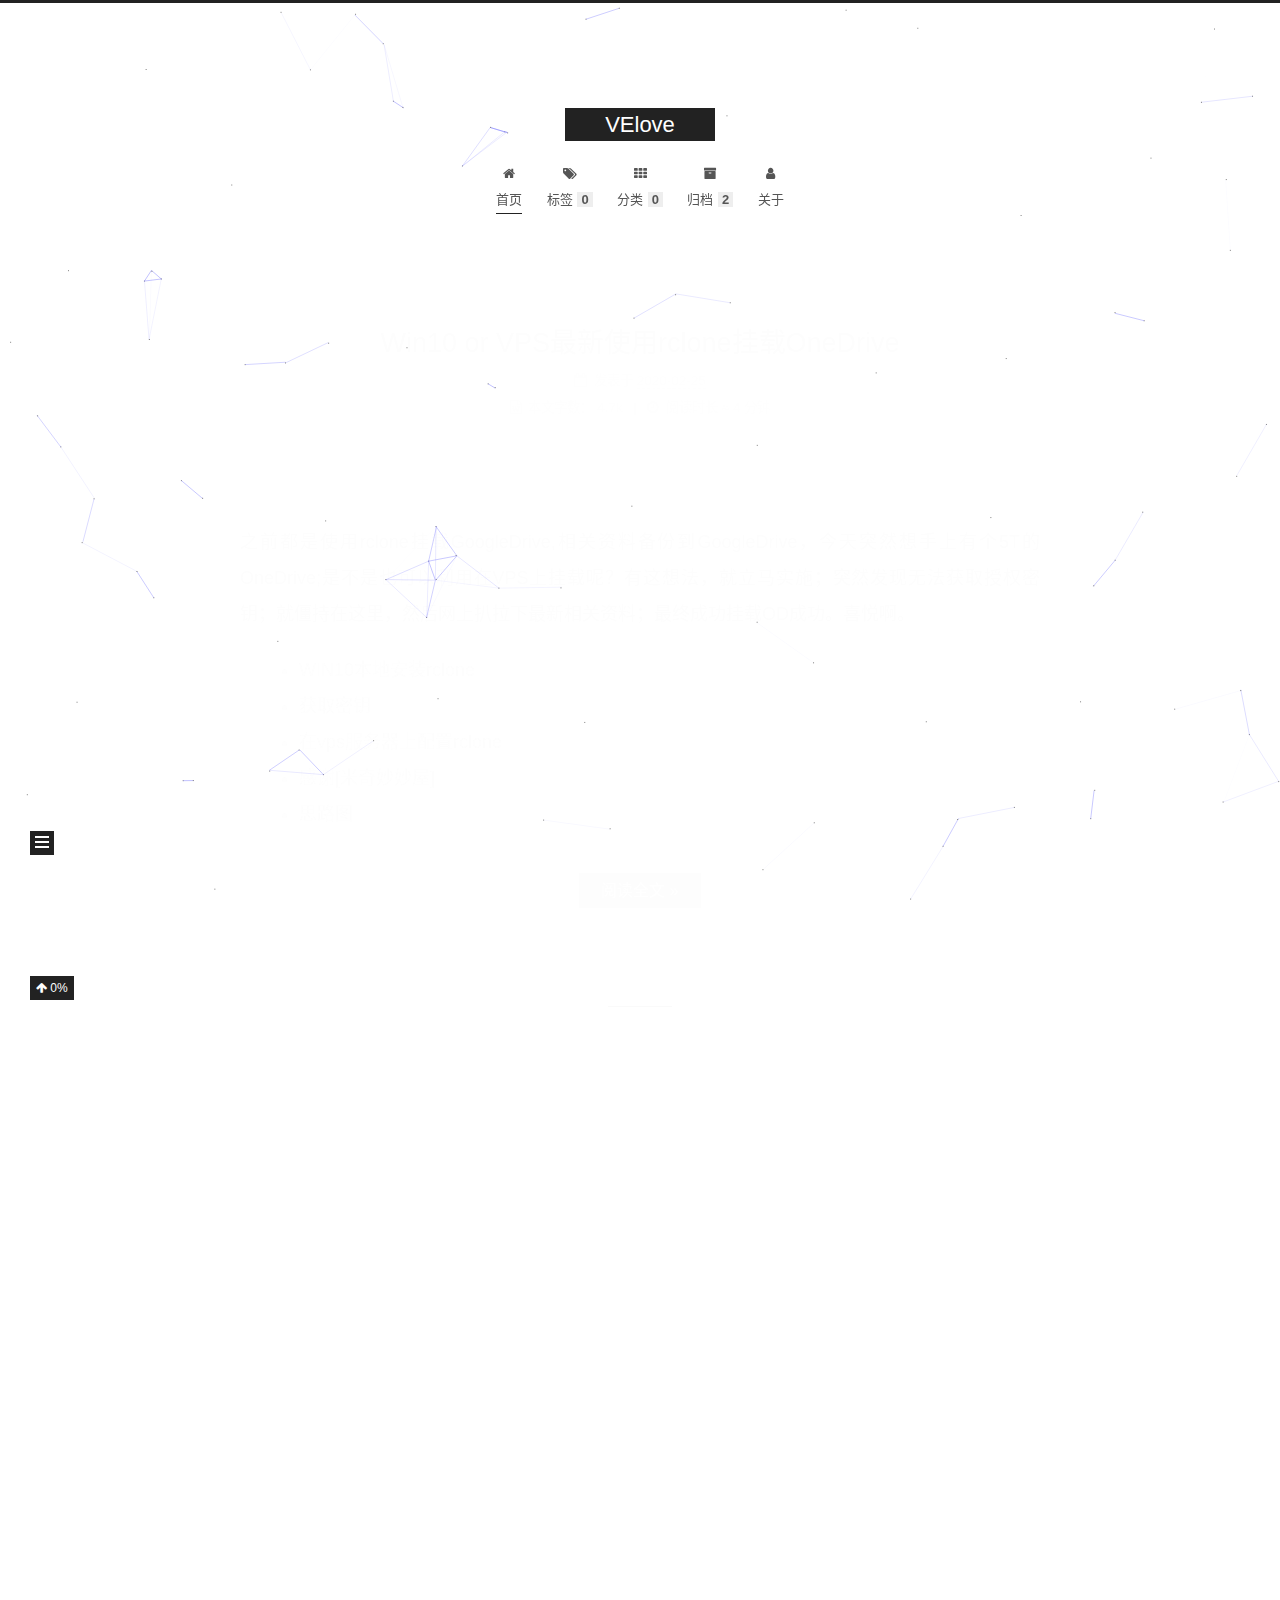
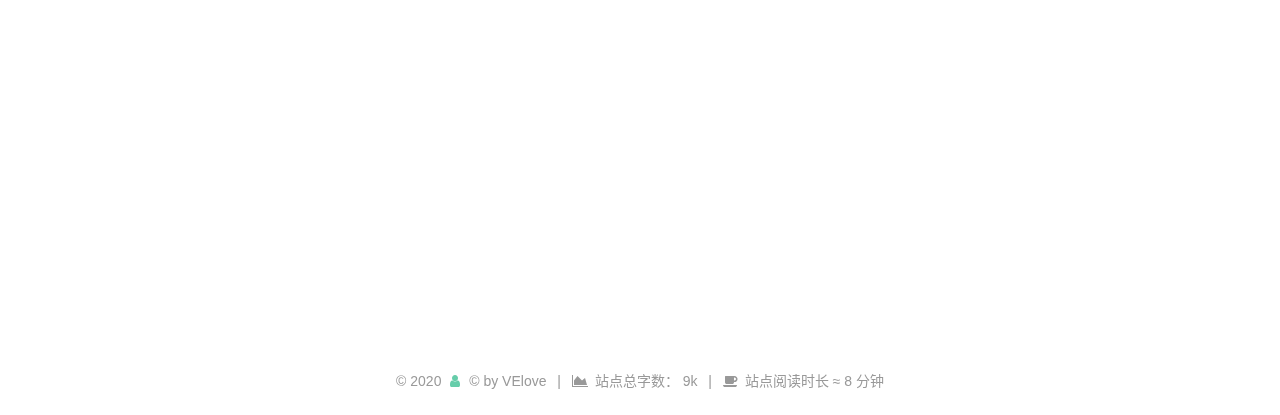
<file: index.html>
<!DOCTYPE html>
<html lang="zh-CN">
<head>
  <meta charset="UTF-8">
<meta name="viewport" content="width=device-width, initial-scale=1, maximum-scale=2">
<meta name="theme-color" content="#222">
<meta name="generator" content="Hexo 4.2.0">
  <link rel="apple-touch-icon" sizes="180x180" href="/images/apple-touch-icon-next.png">
  <link rel="icon" type="image/png" sizes="32x32" href="/images/favicon-32x32-next.png">
  <link rel="icon" type="image/png" sizes="16x16" href="/images/favicon-16x16-next.png">
  <link rel="mask-icon" href="/images/logo.svg" color="#222">

<link rel="stylesheet" href="/css/main.css">


<link rel="stylesheet" href="/lib/font-awesome/css/font-awesome.min.css">

<script id="hexo-configurations">
    var NexT = window.NexT || {};
    var CONFIG = {"hostname":"bibibile.github.io","root":"/","scheme":"Muse","version":"7.7.1","exturl":false,"sidebar":{"position":"left","display":"post","padding":18,"offset":12,"onmobile":false},"copycode":{"enable":false,"show_result":false,"style":null},"back2top":{"enable":true,"sidebar":false,"scrollpercent":true},"bookmark":{"enable":false,"color":"#222","save":"auto"},"fancybox":false,"mediumzoom":false,"lazyload":false,"pangu":false,"comments":{"style":"tabs","active":null,"storage":true,"lazyload":false,"nav":null},"algolia":{"hits":{"per_page":10},"labels":{"input_placeholder":"Search for Posts","hits_empty":"We didn't find any results for the search: ${query}","hits_stats":"${hits} results found in ${time} ms"}},"localsearch":{"enable":false,"trigger":"auto","top_n_per_article":1,"unescape":false,"preload":false},"motion":{"enable":true,"async":false,"transition":{"post_block":"fadeIn","post_header":"slideDownIn","post_body":"slideDownIn","coll_header":"slideLeftIn","sidebar":"slideUpIn"}}};
  </script>

  <meta name="description" content="心中有猛虎却细嗅蔷薇">
<meta property="og:type" content="website">
<meta property="og:title" content="VElove">
<meta property="og:url" content="http://bibibile.github.io/index.html">
<meta property="og:site_name" content="VElove">
<meta property="og:description" content="心中有猛虎却细嗅蔷薇">
<meta property="og:locale" content="zh_CN">
<meta property="article:author" content="VElove">
<meta name="twitter:card" content="summary">

<link rel="canonical" href="http://bibibile.github.io/">


<script id="page-configurations">
  // https://hexo.io/docs/variables.html
  CONFIG.page = {
    sidebar: "",
    isHome: true,
    isPost: false
  };
</script>

  <title>VElove</title>
  






  <noscript>
  <style>
  .use-motion .brand,
  .use-motion .menu-item,
  .sidebar-inner,
  .use-motion .post-block,
  .use-motion .pagination,
  .use-motion .comments,
  .use-motion .post-header,
  .use-motion .post-body,
  .use-motion .collection-header { opacity: initial; }

  .use-motion .site-title,
  .use-motion .site-subtitle {
    opacity: initial;
    top: initial;
  }

  .use-motion .logo-line-before i { left: initial; }
  .use-motion .logo-line-after i { right: initial; }
  </style>
</noscript>

</head>

<body itemscope itemtype="http://schema.org/WebPage">
  <div class="container use-motion">
    <div class="headband"></div>

    <header class="header" itemscope itemtype="http://schema.org/WPHeader">
      <div class="header-inner"><div class="site-brand-container">
  <div class="site-nav-toggle">
    <div class="toggle" aria-label="切换导航栏">
      <span class="toggle-line toggle-line-first"></span>
      <span class="toggle-line toggle-line-middle"></span>
      <span class="toggle-line toggle-line-last"></span>
    </div>
  </div>

  <div class="site-meta">

    <div>
      <a href="/" class="brand" rel="start">
        <span class="logo-line-before"><i></i></span>
        <span class="site-title">VElove</span>
        <span class="logo-line-after"><i></i></span>
      </a>
    </div>
  </div>

  <div class="site-nav-right"></div>
</div>


<nav class="site-nav">
  
  <ul id="menu" class="menu">
        <li class="menu-item menu-item-home">

    <a href="/" rel="section"><i class="fa fa-fw fa-home"></i>首页</a>

  </li>
        <li class="menu-item menu-item-tags">

    <a href="/tags/" rel="section"><i class="fa fa-fw fa-tags"></i>标签<span class="badge">0</span></a>

  </li>
        <li class="menu-item menu-item-categories">

    <a href="/categories/" rel="section"><i class="fa fa-fw fa-th"></i>分类<span class="badge">0</span></a>

  </li>
        <li class="menu-item menu-item-archives">

    <a href="/archives/" rel="section"><i class="fa fa-fw fa-archive"></i>归档<span class="badge">2</span></a>

  </li>
        <li class="menu-item menu-item-about">

    <a href="/about/" rel="section"><i class="fa fa-fw fa-user"></i>关于</a>

  </li>
  </ul>

</nav>
</div>
    </header>

    
  <div class="back-to-top">
    <i class="fa fa-arrow-up"></i>
    <span>0%</span>
  </div>


    <main class="main">
      <div class="main-inner">
        <div class="content-wrap">
          

          <div class="content">
            

  <div class="posts-expand">
        
  
  
  <article itemscope itemtype="http://schema.org/Article" class="post-block home" lang="zh-CN">
    <link itemprop="mainEntityOfPage" href="http://bibibile.github.io/2020/02/25/Win10-or-VPS%E6%9C%80%E6%96%B0%E4%BD%BF%E7%94%A8rclone%E6%8C%82%E8%BD%BDOneDrive/">

    <span hidden itemprop="author" itemscope itemtype="http://schema.org/Person">
      <meta itemprop="image" content="/images/xiaoyige.gif">
      <meta itemprop="name" content="VElove">
      <meta itemprop="description" content="心中有猛虎却细嗅蔷薇">
    </span>

    <span hidden itemprop="publisher" itemscope itemtype="http://schema.org/Organization">
      <meta itemprop="name" content="VElove">
    </span>
      <header class="post-header">
        <h1 class="post-title" itemprop="name headline">
          
            <a href="/2020/02/25/Win10-or-VPS%E6%9C%80%E6%96%B0%E4%BD%BF%E7%94%A8rclone%E6%8C%82%E8%BD%BDOneDrive/" class="post-title-link" itemprop="url">Win10 or VPS最新使用rclone挂载OneDrive</a>
        </h1>

        <div class="post-meta">
            <span class="post-meta-item">
              <span class="post-meta-item-icon">
                <i class="fa fa-calendar-o"></i>
              </span>
              <span class="post-meta-item-text">发表于</span>
              

              <time title="创建时间：2020-02-25 20:12:10 / 修改时间：21:17:20" itemprop="dateCreated datePublished" datetime="2020-02-25T20:12:10+08:00">2020-02-25</time>
            </span>

          <br>
            <span class="post-meta-item" title="本文字数">
              <span class="post-meta-item-icon">
                <i class="fa fa-file-word-o"></i>
              </span>
                <span class="post-meta-item-text">本文字数：</span>
              <span>4.7k</span>
            </span>
            <span class="post-meta-item" title="阅读时长">
              <span class="post-meta-item-icon">
                <i class="fa fa-clock-o"></i>
              </span>
                <span class="post-meta-item-text">阅读时长 &asymp;</span>
              <span>4 分钟</span>
            </span>

        </div>
      </header>

    
    
    
    <div class="post-body" itemprop="articleBody">

      
          <hr>
<p>之前都是使用rclone挂载GoogleDrive,相关资料备份到GoogleDrive，今天突然想手上有个5T的OneDrive;是不是也可以利用在VPS上挂载呢？有这想法，就立马实施；突然发现无法获取授权密钥；就僵持在这里，然后网上扒拉下最新相关资料；最终成功挂载OD成功。喜悦啊。</p>
<blockquote>
<ul>
<li>WIN10本地安装rclone</li>
<li>获取密钥</li>
<li>在vps服务器上配置rclone</li>
<li>感谢[米奇妙妙屋]</li>
<li>思路图</li>
</ul>
</blockquote>
          <!--noindex-->
            <div class="post-button">
              <a class="btn" href="/2020/02/25/Win10-or-VPS%E6%9C%80%E6%96%B0%E4%BD%BF%E7%94%A8rclone%E6%8C%82%E8%BD%BDOneDrive/#more" rel="contents">
                阅读全文 &raquo;
              </a>
            </div>
          <!--/noindex-->
        
      
    </div>

    
    
    
<div>
  
</div>
      <footer class="post-footer">
        <div class="post-eof"></div>
      </footer>
  </article>
  
  
  

        
  
  
  <article itemscope itemtype="http://schema.org/Article" class="post-block home" lang="zh-CN">
    <link itemprop="mainEntityOfPage" href="http://bibibile.github.io/2020/02/23/%E6%B5%85%E8%B0%88Hexo-Github%E9%83%A8%E7%BD%B2%E6%88%90%E5%8A%9F%E7%9A%84%E8%BF%87%E7%A8%8B/">

    <span hidden itemprop="author" itemscope itemtype="http://schema.org/Person">
      <meta itemprop="image" content="/images/xiaoyige.gif">
      <meta itemprop="name" content="VElove">
      <meta itemprop="description" content="心中有猛虎却细嗅蔷薇">
    </span>

    <span hidden itemprop="publisher" itemscope itemtype="http://schema.org/Organization">
      <meta itemprop="name" content="VElove">
    </span>
      <header class="post-header">
        <h1 class="post-title" itemprop="name headline">
          
            <a href="/2020/02/23/%E6%B5%85%E8%B0%88Hexo-Github%E9%83%A8%E7%BD%B2%E6%88%90%E5%8A%9F%E7%9A%84%E8%BF%87%E7%A8%8B/" class="post-title-link" itemprop="url">浅谈Hexo+Github部署成功的过程</a>
        </h1>

        <div class="post-meta">
            <span class="post-meta-item">
              <span class="post-meta-item-icon">
                <i class="fa fa-calendar-o"></i>
              </span>
              <span class="post-meta-item-text">发表于</span>
              

              <time title="创建时间：2020-02-23 14:32:47 / 修改时间：22:24:40" itemprop="dateCreated datePublished" datetime="2020-02-23T14:32:47+08:00">2020-02-23</time>
            </span>

          <br>
            <span class="post-meta-item" title="本文字数">
              <span class="post-meta-item-icon">
                <i class="fa fa-file-word-o"></i>
              </span>
                <span class="post-meta-item-text">本文字数：</span>
              <span>4.4k</span>
            </span>
            <span class="post-meta-item" title="阅读时长">
              <span class="post-meta-item-icon">
                <i class="fa fa-clock-o"></i>
              </span>
                <span class="post-meta-item-text">阅读时长 &asymp;</span>
              <span>4 分钟</span>
            </span>

        </div>
      </header>

    
    
    
    <div class="post-body" itemprop="articleBody">

      
          <h1 id="浅谈Hexo-Github部署成功的过程"><a href="#浅谈Hexo-Github部署成功的过程" class="headerlink" title="浅谈Hexo+Github部署成功的过程"></a>浅谈Hexo+Github部署成功的过程</h1><hr>
<p>萌真是个小白，真的是复制-粘贴 代码完成Hexo的部署到同步Github，脑阔到现在还在痛,其实走了遍后基本流程思路还是挺清晰的：<br>Hexo博客搭建的基础大致流程为：<br>安装Node.js →安装Git → 安装Hexo → 安装主题 → 本地测试运行 → 注册给github与coding并创建pages仓库 → 部署</p>
<blockquote>
<ul>
<li>安装Node.js</li>
<li>安装Git</li>
<li>安装Hexo</li>
<li>安装主题</li>
<li>本地测试运行</li>
<li>注册给github与coding并创建pages仓库</li>
<li>部署</li>
</ul>
</blockquote>
          <!--noindex-->
            <div class="post-button">
              <a class="btn" href="/2020/02/23/%E6%B5%85%E8%B0%88Hexo-Github%E9%83%A8%E7%BD%B2%E6%88%90%E5%8A%9F%E7%9A%84%E8%BF%87%E7%A8%8B/#more" rel="contents">
                阅读全文 &raquo;
              </a>
            </div>
          <!--/noindex-->
        
      
    </div>

    
    
    
<div>
  
</div>
      <footer class="post-footer">
        <div class="post-eof"></div>
      </footer>
  </article>
  
  
  

  </div>

  



          </div>
          

<script>
  window.addEventListener('tabs:register', () => {
    let activeClass = CONFIG.comments.activeClass;
    if (CONFIG.comments.storage) {
      activeClass = localStorage.getItem('comments_active') || activeClass;
    }
    if (activeClass) {
      let activeTab = document.querySelector(`a[href="#comment-${activeClass}"]`);
      if (activeTab) {
        activeTab.click();
      }
    }
  });
  if (CONFIG.comments.storage) {
    window.addEventListener('tabs:click', event => {
      if (!event.target.matches('.tabs-comment .tab-content .tab-pane')) return;
      let commentClass = event.target.classList[1];
      localStorage.setItem('comments_active', commentClass);
    });
  }
</script>

        </div>
          
  
  <div class="toggle sidebar-toggle">
    <span class="toggle-line toggle-line-first"></span>
    <span class="toggle-line toggle-line-middle"></span>
    <span class="toggle-line toggle-line-last"></span>
  </div>

  <aside class="sidebar">
    <div class="sidebar-inner">

      <ul class="sidebar-nav motion-element">
        <li class="sidebar-nav-toc">
          文章目录
        </li>
        <li class="sidebar-nav-overview">
          站点概览
        </li>
      </ul>

      <!--noindex-->
      <div class="post-toc-wrap sidebar-panel">
      </div>
      <!--/noindex-->

      <div class="site-overview-wrap sidebar-panel">
        <div class="site-author motion-element" itemprop="author" itemscope itemtype="http://schema.org/Person">
    <img class="site-author-image" itemprop="image" alt="VElove"
      src="/images/xiaoyige.gif">
  <p class="site-author-name" itemprop="name">VElove</p>
  <div class="site-description" itemprop="description">心中有猛虎却细嗅蔷薇</div>
</div>
<div class="site-state-wrap motion-element">
  <nav class="site-state">
      <div class="site-state-item site-state-posts">
          <a href="/archives/">
        
          <span class="site-state-item-count">2</span>
          <span class="site-state-item-name">日志</span>
        </a>
      </div>
  </nav>
</div>
  <div class="links-of-author motion-element">
      <span class="links-of-author-item">
        <a href="https://github.com/bibibile" title="GitHub → https:&#x2F;&#x2F;github.com&#x2F;bibibile" rel="noopener" target="_blank"><i class="fa fa-fw fa-github"></i>GitHub</a>
      </span>
      <span class="links-of-author-item">
        <a href="mailto:babav5@163.com" title="E-Mail → mailto:babav5@163.com" rel="noopener" target="_blank"><i class="fa fa-fw fa-envelope"></i>E-Mail</a>
      </span>
      <span class="links-of-author-item">
        <a href="https://instagram.com/vvei1" title="Instagram → https:&#x2F;&#x2F;instagram.com&#x2F;vvei1" rel="noopener" target="_blank"><i class="fa fa-fw fa-instagram"></i>Instagram</a>
      </span>
  </div>
  <div class="cc-license motion-element" itemprop="license">
    <a href="https://creativecommons.org/licenses/by-nc-sa/4.0/" class="cc-opacity" rel="noopener" target="_blank"><img src="/images/cc-by-nc-sa.svg" alt="Creative Commons"></a>
  </div>



      </div>

    </div>
  </aside>
  <div id="sidebar-dimmer"></div>


      </div>
    </main>

    <footer class="footer">
      <div class="footer-inner">
        

<div class="copyright">
  
  &copy; 
  <span itemprop="copyrightYear">2020</span>
  <span class="with-love">
    <i class="fa fa-user"></i>
  </span>
  <span class="author" itemprop="copyrightHolder">© by VElove</span>
    <span class="post-meta-divider">|</span>
    <span class="post-meta-item-icon">
      <i class="fa fa-area-chart"></i>
    </span>
      <span class="post-meta-item-text">站点总字数：</span>
    <span title="站点总字数">9k</span>
    <span class="post-meta-divider">|</span>
    <span class="post-meta-item-icon">
      <i class="fa fa-coffee"></i>
    </span>
      <span class="post-meta-item-text">站点阅读时长 &asymp;</span>
    <span title="站点阅读时长">8 分钟</span>
</div>

        








      </div>
    </footer>
  </div>

  
  
  <script color='0,0,255' opacity='0.5' zIndex='-1' count='99' src="/lib/canvas-nest/canvas-nest.min.js"></script>
  <script src="/lib/anime.min.js"></script>
  <script src="/lib/velocity/velocity.min.js"></script>
  <script src="/lib/velocity/velocity.ui.min.js"></script>

<script src="/js/utils.js"></script>

<script src="/js/motion.js"></script>


<script src="/js/schemes/muse.js"></script>


<script src="/js/next-boot.js"></script>




  















  

  

</body>
</html>
<!-- 页面点击小红心 -->
<script type="text/javascript" src="/js/love.js"></script>
</file>
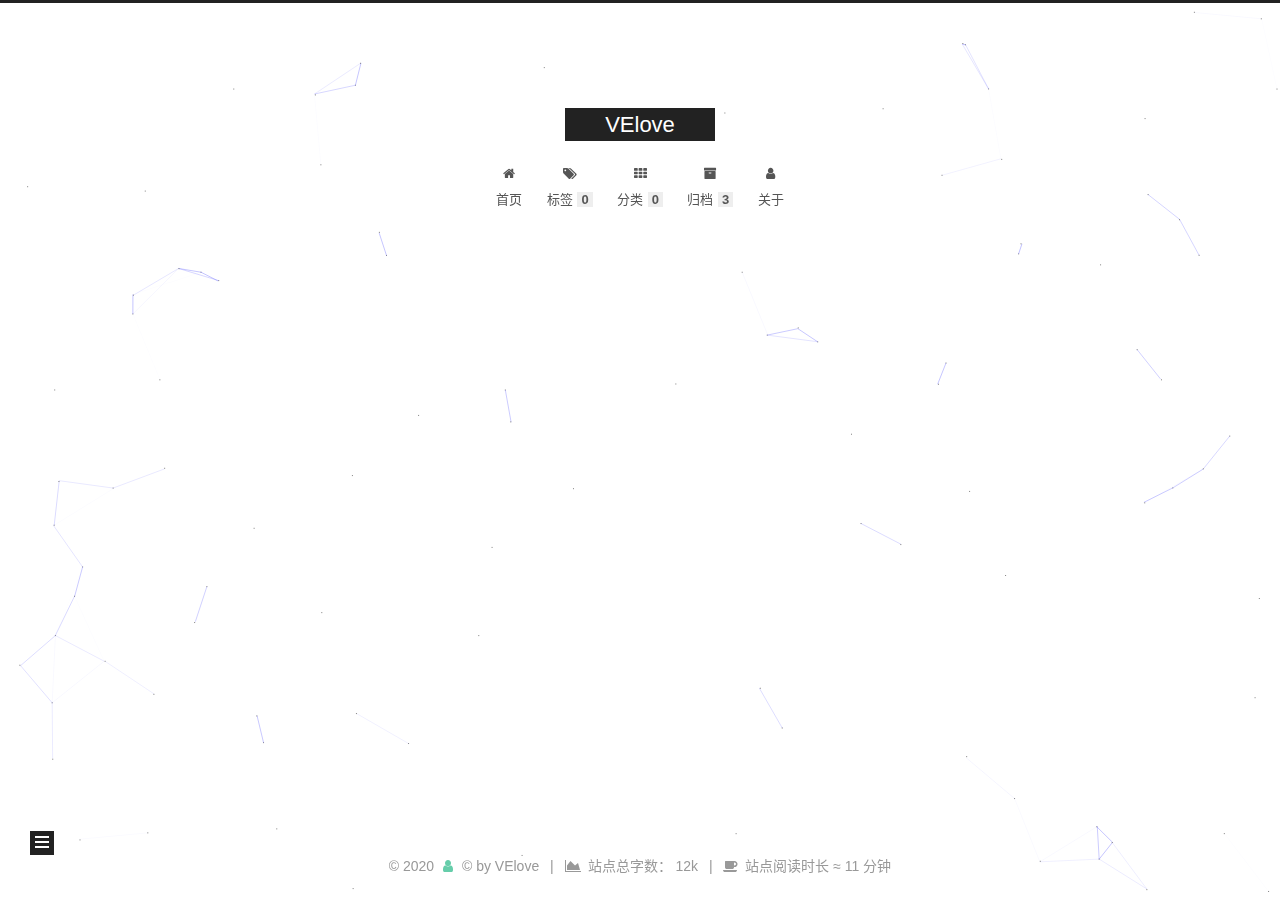
<file: achives/index.html>
<!DOCTYPE html>
<html lang="zh-CN">
<head>
  <meta charset="UTF-8">
<meta name="viewport" content="width=device-width, initial-scale=1, maximum-scale=2">
<meta name="theme-color" content="#222">
<meta name="generator" content="Hexo 4.2.0">
  <link rel="apple-touch-icon" sizes="180x180" href="/images/apple-touch-icon-next.png">
  <link rel="icon" type="image/png" sizes="32x32" href="/images/favicon-32x32-next.png">
  <link rel="icon" type="image/png" sizes="16x16" href="/images/favicon-16x16-next.png">
  <link rel="mask-icon" href="/images/logo.svg" color="#222">

<link rel="stylesheet" href="/css/main.css">


<link rel="stylesheet" href="/lib/font-awesome/css/font-awesome.min.css">

<script id="hexo-configurations">
    var NexT = window.NexT || {};
    var CONFIG = {"hostname":"bibibile.github.io","root":"/","scheme":"Muse","version":"7.7.1","exturl":false,"sidebar":{"position":"left","display":"post","padding":18,"offset":12,"onmobile":false},"copycode":{"enable":false,"show_result":false,"style":null},"back2top":{"enable":true,"sidebar":false,"scrollpercent":true},"bookmark":{"enable":false,"color":"#222","save":"auto"},"fancybox":false,"mediumzoom":false,"lazyload":false,"pangu":false,"comments":{"style":"tabs","active":null,"storage":true,"lazyload":false,"nav":null},"algolia":{"hits":{"per_page":10},"labels":{"input_placeholder":"Search for Posts","hits_empty":"We didn't find any results for the search: ${query}","hits_stats":"${hits} results found in ${time} ms"}},"localsearch":{"enable":false,"trigger":"auto","top_n_per_article":1,"unescape":false,"preload":false},"motion":{"enable":true,"async":false,"transition":{"post_block":"fadeIn","post_header":"slideDownIn","post_body":"slideDownIn","coll_header":"slideLeftIn","sidebar":"slideUpIn"}}};
  </script>

  <meta name="description" content="心中有猛虎却细嗅蔷薇">
<meta property="og:type" content="website">
<meta property="og:title" content="achives">
<meta property="og:url" content="http://bibibile.github.io/achives/index.html">
<meta property="og:site_name" content="VElove">
<meta property="og:description" content="心中有猛虎却细嗅蔷薇">
<meta property="og:locale" content="zh_CN">
<meta property="article:published_time" content="2020-02-23T12:33:23.000Z">
<meta property="article:modified_time" content="2020-02-23T12:33:23.393Z">
<meta property="article:author" content="VElove">
<meta name="twitter:card" content="summary">

<link rel="canonical" href="http://bibibile.github.io/achives/">


<script id="page-configurations">
  // https://hexo.io/docs/variables.html
  CONFIG.page = {
    sidebar: "",
    isHome: false,
    isPost: false
  };
</script>

  <title>achives | VElove
  </title>
  






  <noscript>
  <style>
  .use-motion .brand,
  .use-motion .menu-item,
  .sidebar-inner,
  .use-motion .post-block,
  .use-motion .pagination,
  .use-motion .comments,
  .use-motion .post-header,
  .use-motion .post-body,
  .use-motion .collection-header { opacity: initial; }

  .use-motion .site-title,
  .use-motion .site-subtitle {
    opacity: initial;
    top: initial;
  }

  .use-motion .logo-line-before i { left: initial; }
  .use-motion .logo-line-after i { right: initial; }
  </style>
</noscript>

</head>

<body itemscope itemtype="http://schema.org/WebPage">
  <div class="container use-motion">
    <div class="headband"></div>

    <header class="header" itemscope itemtype="http://schema.org/WPHeader">
      <div class="header-inner"><div class="site-brand-container">
  <div class="site-nav-toggle">
    <div class="toggle" aria-label="切换导航栏">
      <span class="toggle-line toggle-line-first"></span>
      <span class="toggle-line toggle-line-middle"></span>
      <span class="toggle-line toggle-line-last"></span>
    </div>
  </div>

  <div class="site-meta">

    <div>
      <a href="/" class="brand" rel="start">
        <span class="logo-line-before"><i></i></span>
        <span class="site-title">VElove</span>
        <span class="logo-line-after"><i></i></span>
      </a>
    </div>
  </div>

  <div class="site-nav-right"></div>
</div>


<nav class="site-nav">
  
  <ul id="menu" class="menu">
        <li class="menu-item menu-item-home">

    <a href="/" rel="section"><i class="fa fa-fw fa-home"></i>首页</a>

  </li>
        <li class="menu-item menu-item-tags">

    <a href="/tags/" rel="section"><i class="fa fa-fw fa-tags"></i>标签<span class="badge">0</span></a>

  </li>
        <li class="menu-item menu-item-categories">

    <a href="/categories/" rel="section"><i class="fa fa-fw fa-th"></i>分类<span class="badge">0</span></a>

  </li>
        <li class="menu-item menu-item-archives">

    <a href="/archives/" rel="section"><i class="fa fa-fw fa-archive"></i>归档<span class="badge">3</span></a>

  </li>
        <li class="menu-item menu-item-about">

    <a href="/about/" rel="section"><i class="fa fa-fw fa-user"></i>关于</a>

  </li>
  </ul>

</nav>
</div>
    </header>

    
  <div class="back-to-top">
    <i class="fa fa-arrow-up"></i>
    <span>0%</span>
  </div>


    <main class="main">
      <div class="main-inner">
        <div class="content-wrap">
          
  
  

          <div class="content">
            

  <div class="posts-expand">
    
    
    
    <div class="post-block" lang="zh-CN">
      <header class="post-header">

<h1 class="post-title" itemprop="name headline">achives
</h1>

<div class="post-meta">
  

</div>

</header>

      
      
      
      <div class="post-body">
          
      </div>
      
      
      
    </div>
    

    
    
    
  </div>


          </div>
          

<script>
  window.addEventListener('tabs:register', () => {
    let activeClass = CONFIG.comments.activeClass;
    if (CONFIG.comments.storage) {
      activeClass = localStorage.getItem('comments_active') || activeClass;
    }
    if (activeClass) {
      let activeTab = document.querySelector(`a[href="#comment-${activeClass}"]`);
      if (activeTab) {
        activeTab.click();
      }
    }
  });
  if (CONFIG.comments.storage) {
    window.addEventListener('tabs:click', event => {
      if (!event.target.matches('.tabs-comment .tab-content .tab-pane')) return;
      let commentClass = event.target.classList[1];
      localStorage.setItem('comments_active', commentClass);
    });
  }
</script>

        </div>
          
  
  <div class="toggle sidebar-toggle">
    <span class="toggle-line toggle-line-first"></span>
    <span class="toggle-line toggle-line-middle"></span>
    <span class="toggle-line toggle-line-last"></span>
  </div>

  <aside class="sidebar">
    <div class="sidebar-inner">

      <ul class="sidebar-nav motion-element">
        <li class="sidebar-nav-toc">
          文章目录
        </li>
        <li class="sidebar-nav-overview">
          站点概览
        </li>
      </ul>

      <!--noindex-->
      <div class="post-toc-wrap sidebar-panel">
      </div>
      <!--/noindex-->

      <div class="site-overview-wrap sidebar-panel">
        <div class="site-author motion-element" itemprop="author" itemscope itemtype="http://schema.org/Person">
    <img class="site-author-image" itemprop="image" alt="VElove"
      src="/images/xiaoyige.gif">
  <p class="site-author-name" itemprop="name">VElove</p>
  <div class="site-description" itemprop="description">心中有猛虎却细嗅蔷薇</div>
</div>
<div class="site-state-wrap motion-element">
  <nav class="site-state">
      <div class="site-state-item site-state-posts">
          <a href="/archives/">
        
          <span class="site-state-item-count">3</span>
          <span class="site-state-item-name">日志</span>
        </a>
      </div>
  </nav>
</div>
  <div class="links-of-author motion-element">
      <span class="links-of-author-item">
        <a href="https://github.com/bibibile" title="GitHub → https:&#x2F;&#x2F;github.com&#x2F;bibibile" rel="noopener" target="_blank"><i class="fa fa-fw fa-github"></i>GitHub</a>
      </span>
      <span class="links-of-author-item">
        <a href="mailto:babav5@163.com" title="E-Mail → mailto:babav5@163.com" rel="noopener" target="_blank"><i class="fa fa-fw fa-envelope"></i>E-Mail</a>
      </span>
      <span class="links-of-author-item">
        <a href="https://instagram.com/vvei1" title="Instagram → https:&#x2F;&#x2F;instagram.com&#x2F;vvei1" rel="noopener" target="_blank"><i class="fa fa-fw fa-instagram"></i>Instagram</a>
      </span>
  </div>
  <div class="cc-license motion-element" itemprop="license">
    <a href="https://creativecommons.org/licenses/by-nc-sa/4.0/" class="cc-opacity" rel="noopener" target="_blank"><img src="/images/cc-by-nc-sa.svg" alt="Creative Commons"></a>
  </div>



      </div>

    </div>
  </aside>
  <div id="sidebar-dimmer"></div>


      </div>
    </main>

    <footer class="footer">
      <div class="footer-inner">
        

<div class="copyright">
  
  &copy; 
  <span itemprop="copyrightYear">2020</span>
  <span class="with-love">
    <i class="fa fa-user"></i>
  </span>
  <span class="author" itemprop="copyrightHolder">© by VElove</span>
    <span class="post-meta-divider">|</span>
    <span class="post-meta-item-icon">
      <i class="fa fa-area-chart"></i>
    </span>
      <span class="post-meta-item-text">站点总字数：</span>
    <span title="站点总字数">12k</span>
    <span class="post-meta-divider">|</span>
    <span class="post-meta-item-icon">
      <i class="fa fa-coffee"></i>
    </span>
      <span class="post-meta-item-text">站点阅读时长 &asymp;</span>
    <span title="站点阅读时长">11 分钟</span>
</div>

        








      </div>
    </footer>
  </div>

  
  
  <script color='0,0,255' opacity='0.5' zIndex='-1' count='99' src="/lib/canvas-nest/canvas-nest.min.js"></script>
  <script src="/lib/anime.min.js"></script>
  <script src="/lib/velocity/velocity.min.js"></script>
  <script src="/lib/velocity/velocity.ui.min.js"></script>

<script src="/js/utils.js"></script>

<script src="/js/motion.js"></script>


<script src="/js/schemes/muse.js"></script>


<script src="/js/next-boot.js"></script>




  















  

  

</body>
</html>
<!-- 页面点击小红心 -->
<script type="text/javascript" src="/js/love.js"></script>
</file>
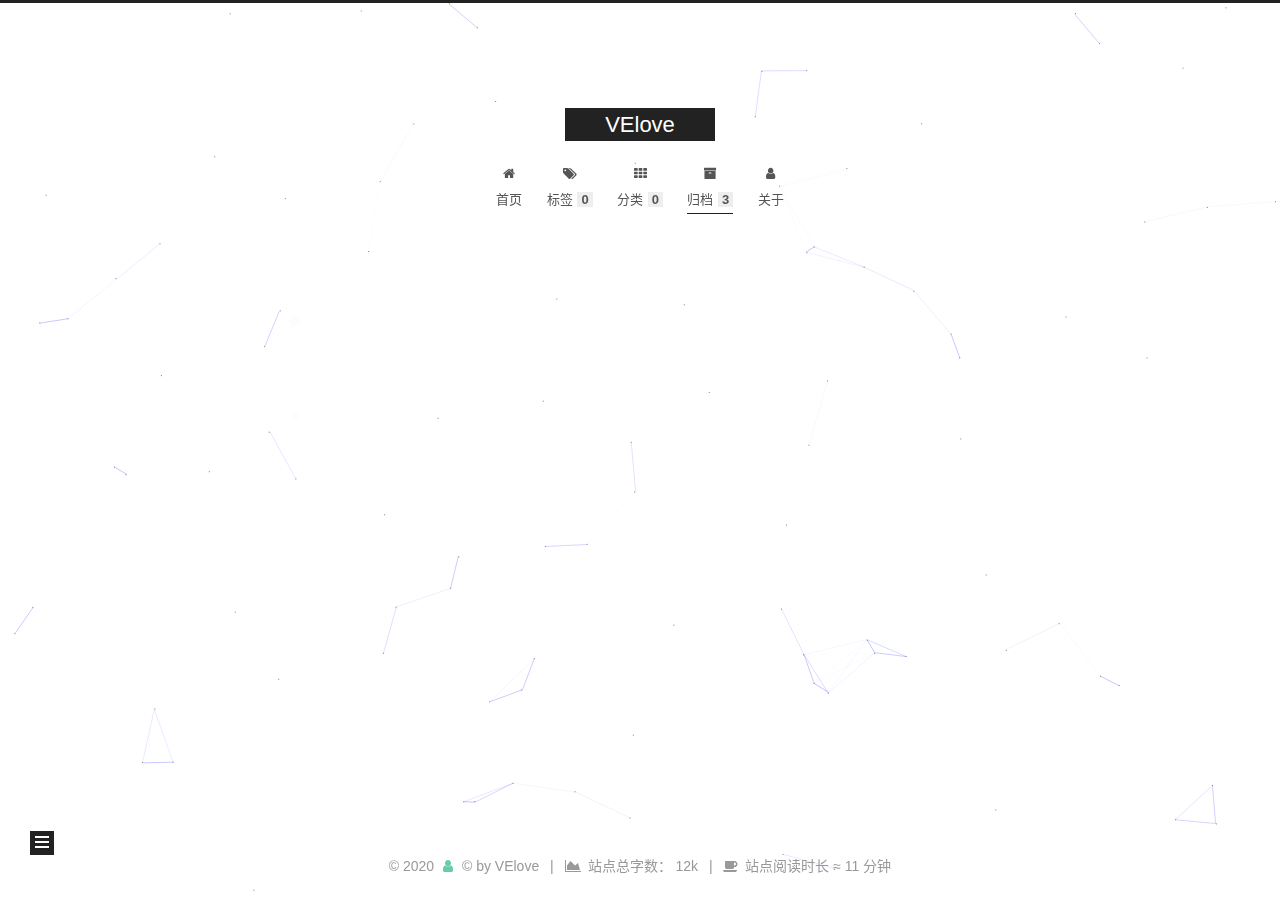
<file: archives/index.html>
<!DOCTYPE html>
<html lang="zh-CN">
<head>
  <meta charset="UTF-8">
<meta name="viewport" content="width=device-width, initial-scale=1, maximum-scale=2">
<meta name="theme-color" content="#222">
<meta name="generator" content="Hexo 4.2.0">
  <link rel="apple-touch-icon" sizes="180x180" href="/images/apple-touch-icon-next.png">
  <link rel="icon" type="image/png" sizes="32x32" href="/images/favicon-32x32-next.png">
  <link rel="icon" type="image/png" sizes="16x16" href="/images/favicon-16x16-next.png">
  <link rel="mask-icon" href="/images/logo.svg" color="#222">

<link rel="stylesheet" href="/css/main.css">


<link rel="stylesheet" href="/lib/font-awesome/css/font-awesome.min.css">

<script id="hexo-configurations">
    var NexT = window.NexT || {};
    var CONFIG = {"hostname":"bibibile.github.io","root":"/","scheme":"Muse","version":"7.7.1","exturl":false,"sidebar":{"position":"left","display":"post","padding":18,"offset":12,"onmobile":false},"copycode":{"enable":false,"show_result":false,"style":null},"back2top":{"enable":true,"sidebar":false,"scrollpercent":true},"bookmark":{"enable":false,"color":"#222","save":"auto"},"fancybox":false,"mediumzoom":false,"lazyload":false,"pangu":false,"comments":{"style":"tabs","active":null,"storage":true,"lazyload":false,"nav":null},"algolia":{"hits":{"per_page":10},"labels":{"input_placeholder":"Search for Posts","hits_empty":"We didn't find any results for the search: ${query}","hits_stats":"${hits} results found in ${time} ms"}},"localsearch":{"enable":false,"trigger":"auto","top_n_per_article":1,"unescape":false,"preload":false},"motion":{"enable":true,"async":false,"transition":{"post_block":"fadeIn","post_header":"slideDownIn","post_body":"slideDownIn","coll_header":"slideLeftIn","sidebar":"slideUpIn"}}};
  </script>

  <meta name="description" content="心中有猛虎却细嗅蔷薇">
<meta property="og:type" content="website">
<meta property="og:title" content="VElove">
<meta property="og:url" content="http://bibibile.github.io/archives/index.html">
<meta property="og:site_name" content="VElove">
<meta property="og:description" content="心中有猛虎却细嗅蔷薇">
<meta property="og:locale" content="zh_CN">
<meta property="article:author" content="VElove">
<meta name="twitter:card" content="summary">

<link rel="canonical" href="http://bibibile.github.io/archives/">


<script id="page-configurations">
  // https://hexo.io/docs/variables.html
  CONFIG.page = {
    sidebar: "",
    isHome: false,
    isPost: false
  };
</script>

  <title>归档 | VElove</title>
  






  <noscript>
  <style>
  .use-motion .brand,
  .use-motion .menu-item,
  .sidebar-inner,
  .use-motion .post-block,
  .use-motion .pagination,
  .use-motion .comments,
  .use-motion .post-header,
  .use-motion .post-body,
  .use-motion .collection-header { opacity: initial; }

  .use-motion .site-title,
  .use-motion .site-subtitle {
    opacity: initial;
    top: initial;
  }

  .use-motion .logo-line-before i { left: initial; }
  .use-motion .logo-line-after i { right: initial; }
  </style>
</noscript>

</head>

<body itemscope itemtype="http://schema.org/WebPage">
  <div class="container use-motion">
    <div class="headband"></div>

    <header class="header" itemscope itemtype="http://schema.org/WPHeader">
      <div class="header-inner"><div class="site-brand-container">
  <div class="site-nav-toggle">
    <div class="toggle" aria-label="切换导航栏">
      <span class="toggle-line toggle-line-first"></span>
      <span class="toggle-line toggle-line-middle"></span>
      <span class="toggle-line toggle-line-last"></span>
    </div>
  </div>

  <div class="site-meta">

    <div>
      <a href="/" class="brand" rel="start">
        <span class="logo-line-before"><i></i></span>
        <span class="site-title">VElove</span>
        <span class="logo-line-after"><i></i></span>
      </a>
    </div>
  </div>

  <div class="site-nav-right"></div>
</div>


<nav class="site-nav">
  
  <ul id="menu" class="menu">
        <li class="menu-item menu-item-home">

    <a href="/" rel="section"><i class="fa fa-fw fa-home"></i>首页</a>

  </li>
        <li class="menu-item menu-item-tags">

    <a href="/tags/" rel="section"><i class="fa fa-fw fa-tags"></i>标签<span class="badge">0</span></a>

  </li>
        <li class="menu-item menu-item-categories">

    <a href="/categories/" rel="section"><i class="fa fa-fw fa-th"></i>分类<span class="badge">0</span></a>

  </li>
        <li class="menu-item menu-item-archives">

    <a href="/archives/" rel="section"><i class="fa fa-fw fa-archive"></i>归档<span class="badge">3</span></a>

  </li>
        <li class="menu-item menu-item-about">

    <a href="/about/" rel="section"><i class="fa fa-fw fa-user"></i>关于</a>

  </li>
  </ul>

</nav>
</div>
    </header>

    
  <div class="back-to-top">
    <i class="fa fa-arrow-up"></i>
    <span>0%</span>
  </div>


    <main class="main">
      <div class="main-inner">
        <div class="content-wrap">
          

          <div class="content">
            

  
  
  
  <div class="post-block">
    <div class="posts-collapse">
      <div class="collection-title">
        <span class="collection-header">嗯..! 目前共计 3 篇日志。 继续努力。</span>
      </div>

      
    <div class="collection-year">
      <h1 class="collection-header">2020</h1>
    </div>

  <article itemscope itemtype="http://schema.org/Article">
    <header class="post-header">

      <div class="post-meta">
        <time itemprop="dateCreated"
              datetime="2020-02-25T23:10:43+08:00"
              content="2020-02-25">
          02-25
        </time>
      </div>

      <h2 class="post-title">
          <a class="post-title-link" href="/2020/02/25/%E5%A6%82%E4%BD%95%E7%95%8C%E9%9D%A2%E5%8C%96%E5%9C%A8hexo%E5%8F%91%E5%B8%83blog%E6%96%87%E7%AB%A0/" itemprop="url">
            <span itemprop="name">如何界面化在hexo发布blog文章</span>
          </a>
      </h2>

    </header>
  </article>

  <article itemscope itemtype="http://schema.org/Article">
    <header class="post-header">

      <div class="post-meta">
        <time itemprop="dateCreated"
              datetime="2020-02-25T20:12:10+08:00"
              content="2020-02-25">
          02-25
        </time>
      </div>

      <h2 class="post-title">
          <a class="post-title-link" href="/2020/02/25/Win10-or-VPS%E6%9C%80%E6%96%B0%E4%BD%BF%E7%94%A8rclone%E6%8C%82%E8%BD%BDOneDrive/" itemprop="url">
            <span itemprop="name">Win10 or VPS最新使用rclone挂载OneDrive</span>
          </a>
      </h2>

    </header>
  </article>

  <article itemscope itemtype="http://schema.org/Article">
    <header class="post-header">

      <div class="post-meta">
        <time itemprop="dateCreated"
              datetime="2020-02-23T14:32:47+08:00"
              content="2020-02-23">
          02-23
        </time>
      </div>

      <h2 class="post-title">
          <a class="post-title-link" href="/2020/02/23/%E6%B5%85%E8%B0%88Hexo-Github%E9%83%A8%E7%BD%B2%E6%88%90%E5%8A%9F%E7%9A%84%E8%BF%87%E7%A8%8B/" itemprop="url">
            <span itemprop="name">浅谈Hexo+Github部署成功的过程</span>
          </a>
      </h2>

    </header>
  </article>


    </div>
  </div>
  
  
  

  



          </div>
          

<script>
  window.addEventListener('tabs:register', () => {
    let activeClass = CONFIG.comments.activeClass;
    if (CONFIG.comments.storage) {
      activeClass = localStorage.getItem('comments_active') || activeClass;
    }
    if (activeClass) {
      let activeTab = document.querySelector(`a[href="#comment-${activeClass}"]`);
      if (activeTab) {
        activeTab.click();
      }
    }
  });
  if (CONFIG.comments.storage) {
    window.addEventListener('tabs:click', event => {
      if (!event.target.matches('.tabs-comment .tab-content .tab-pane')) return;
      let commentClass = event.target.classList[1];
      localStorage.setItem('comments_active', commentClass);
    });
  }
</script>

        </div>
          
  
  <div class="toggle sidebar-toggle">
    <span class="toggle-line toggle-line-first"></span>
    <span class="toggle-line toggle-line-middle"></span>
    <span class="toggle-line toggle-line-last"></span>
  </div>

  <aside class="sidebar">
    <div class="sidebar-inner">

      <ul class="sidebar-nav motion-element">
        <li class="sidebar-nav-toc">
          文章目录
        </li>
        <li class="sidebar-nav-overview">
          站点概览
        </li>
      </ul>

      <!--noindex-->
      <div class="post-toc-wrap sidebar-panel">
      </div>
      <!--/noindex-->

      <div class="site-overview-wrap sidebar-panel">
        <div class="site-author motion-element" itemprop="author" itemscope itemtype="http://schema.org/Person">
    <img class="site-author-image" itemprop="image" alt="VElove"
      src="/images/xiaoyige.gif">
  <p class="site-author-name" itemprop="name">VElove</p>
  <div class="site-description" itemprop="description">心中有猛虎却细嗅蔷薇</div>
</div>
<div class="site-state-wrap motion-element">
  <nav class="site-state">
      <div class="site-state-item site-state-posts">
          <a href="/archives/">
        
          <span class="site-state-item-count">3</span>
          <span class="site-state-item-name">日志</span>
        </a>
      </div>
  </nav>
</div>
  <div class="links-of-author motion-element">
      <span class="links-of-author-item">
        <a href="https://github.com/bibibile" title="GitHub → https:&#x2F;&#x2F;github.com&#x2F;bibibile" rel="noopener" target="_blank"><i class="fa fa-fw fa-github"></i>GitHub</a>
      </span>
      <span class="links-of-author-item">
        <a href="mailto:babav5@163.com" title="E-Mail → mailto:babav5@163.com" rel="noopener" target="_blank"><i class="fa fa-fw fa-envelope"></i>E-Mail</a>
      </span>
      <span class="links-of-author-item">
        <a href="https://instagram.com/vvei1" title="Instagram → https:&#x2F;&#x2F;instagram.com&#x2F;vvei1" rel="noopener" target="_blank"><i class="fa fa-fw fa-instagram"></i>Instagram</a>
      </span>
  </div>
  <div class="cc-license motion-element" itemprop="license">
    <a href="https://creativecommons.org/licenses/by-nc-sa/4.0/" class="cc-opacity" rel="noopener" target="_blank"><img src="/images/cc-by-nc-sa.svg" alt="Creative Commons"></a>
  </div>



      </div>

    </div>
  </aside>
  <div id="sidebar-dimmer"></div>


      </div>
    </main>

    <footer class="footer">
      <div class="footer-inner">
        

<div class="copyright">
  
  &copy; 
  <span itemprop="copyrightYear">2020</span>
  <span class="with-love">
    <i class="fa fa-user"></i>
  </span>
  <span class="author" itemprop="copyrightHolder">© by VElove</span>
    <span class="post-meta-divider">|</span>
    <span class="post-meta-item-icon">
      <i class="fa fa-area-chart"></i>
    </span>
      <span class="post-meta-item-text">站点总字数：</span>
    <span title="站点总字数">12k</span>
    <span class="post-meta-divider">|</span>
    <span class="post-meta-item-icon">
      <i class="fa fa-coffee"></i>
    </span>
      <span class="post-meta-item-text">站点阅读时长 &asymp;</span>
    <span title="站点阅读时长">11 分钟</span>
</div>

        








      </div>
    </footer>
  </div>

  
  
  <script color='0,0,255' opacity='0.5' zIndex='-1' count='99' src="/lib/canvas-nest/canvas-nest.min.js"></script>
  <script src="/lib/anime.min.js"></script>
  <script src="/lib/velocity/velocity.min.js"></script>
  <script src="/lib/velocity/velocity.ui.min.js"></script>

<script src="/js/utils.js"></script>

<script src="/js/motion.js"></script>


<script src="/js/schemes/muse.js"></script>


<script src="/js/next-boot.js"></script>




  















  

  

</body>
</html>
<!-- 页面点击小红心 -->
<script type="text/javascript" src="/js/love.js"></script>
</file>
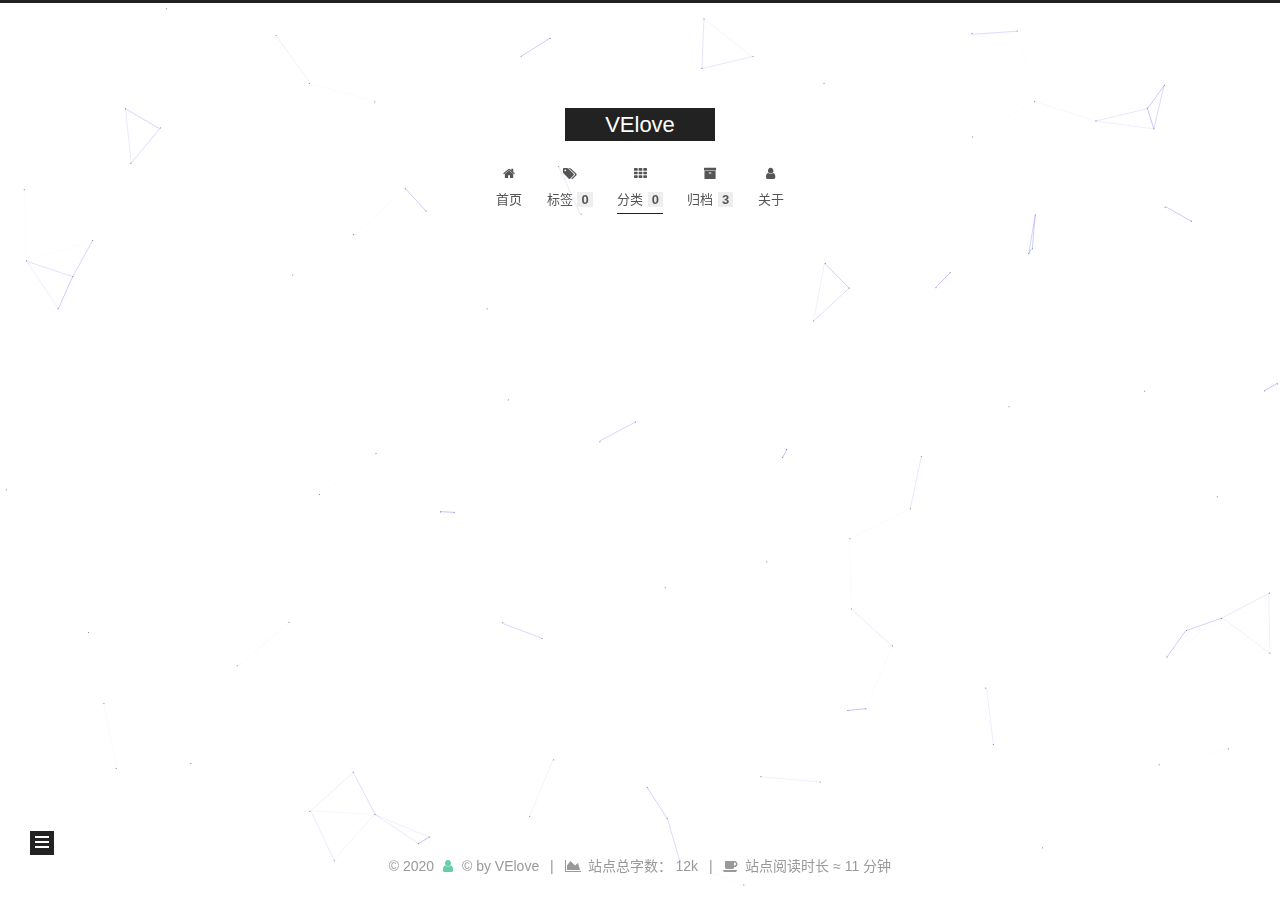
<file: categories/index.html>
<!DOCTYPE html>
<html lang="zh-CN">
<head>
  <meta charset="UTF-8">
<meta name="viewport" content="width=device-width, initial-scale=1, maximum-scale=2">
<meta name="theme-color" content="#222">
<meta name="generator" content="Hexo 4.2.0">
  <link rel="apple-touch-icon" sizes="180x180" href="/images/apple-touch-icon-next.png">
  <link rel="icon" type="image/png" sizes="32x32" href="/images/favicon-32x32-next.png">
  <link rel="icon" type="image/png" sizes="16x16" href="/images/favicon-16x16-next.png">
  <link rel="mask-icon" href="/images/logo.svg" color="#222">

<link rel="stylesheet" href="/css/main.css">


<link rel="stylesheet" href="/lib/font-awesome/css/font-awesome.min.css">

<script id="hexo-configurations">
    var NexT = window.NexT || {};
    var CONFIG = {"hostname":"bibibile.github.io","root":"/","scheme":"Muse","version":"7.7.1","exturl":false,"sidebar":{"position":"left","display":"post","padding":18,"offset":12,"onmobile":false},"copycode":{"enable":false,"show_result":false,"style":null},"back2top":{"enable":true,"sidebar":false,"scrollpercent":true},"bookmark":{"enable":false,"color":"#222","save":"auto"},"fancybox":false,"mediumzoom":false,"lazyload":false,"pangu":false,"comments":{"style":"tabs","active":null,"storage":true,"lazyload":false,"nav":null},"algolia":{"hits":{"per_page":10},"labels":{"input_placeholder":"Search for Posts","hits_empty":"We didn't find any results for the search: ${query}","hits_stats":"${hits} results found in ${time} ms"}},"localsearch":{"enable":false,"trigger":"auto","top_n_per_article":1,"unescape":false,"preload":false},"motion":{"enable":true,"async":false,"transition":{"post_block":"fadeIn","post_header":"slideDownIn","post_body":"slideDownIn","coll_header":"slideLeftIn","sidebar":"slideUpIn"}}};
  </script>

  <meta name="description" content="心中有猛虎却细嗅蔷薇">
<meta property="og:type" content="website">
<meta property="og:title" content="categories">
<meta property="og:url" content="http://bibibile.github.io/categories/index.html">
<meta property="og:site_name" content="VElove">
<meta property="og:description" content="心中有猛虎却细嗅蔷薇">
<meta property="og:locale" content="zh_CN">
<meta property="article:published_time" content="2020-02-23T12:33:09.000Z">
<meta property="article:modified_time" content="2020-02-23T12:33:09.997Z">
<meta property="article:author" content="VElove">
<meta name="twitter:card" content="summary">

<link rel="canonical" href="http://bibibile.github.io/categories/">


<script id="page-configurations">
  // https://hexo.io/docs/variables.html
  CONFIG.page = {
    sidebar: "",
    isHome: false,
    isPost: false
  };
</script>

  <title>categories | VElove
  </title>
  






  <noscript>
  <style>
  .use-motion .brand,
  .use-motion .menu-item,
  .sidebar-inner,
  .use-motion .post-block,
  .use-motion .pagination,
  .use-motion .comments,
  .use-motion .post-header,
  .use-motion .post-body,
  .use-motion .collection-header { opacity: initial; }

  .use-motion .site-title,
  .use-motion .site-subtitle {
    opacity: initial;
    top: initial;
  }

  .use-motion .logo-line-before i { left: initial; }
  .use-motion .logo-line-after i { right: initial; }
  </style>
</noscript>

</head>

<body itemscope itemtype="http://schema.org/WebPage">
  <div class="container use-motion">
    <div class="headband"></div>

    <header class="header" itemscope itemtype="http://schema.org/WPHeader">
      <div class="header-inner"><div class="site-brand-container">
  <div class="site-nav-toggle">
    <div class="toggle" aria-label="切换导航栏">
      <span class="toggle-line toggle-line-first"></span>
      <span class="toggle-line toggle-line-middle"></span>
      <span class="toggle-line toggle-line-last"></span>
    </div>
  </div>

  <div class="site-meta">

    <div>
      <a href="/" class="brand" rel="start">
        <span class="logo-line-before"><i></i></span>
        <span class="site-title">VElove</span>
        <span class="logo-line-after"><i></i></span>
      </a>
    </div>
  </div>

  <div class="site-nav-right"></div>
</div>


<nav class="site-nav">
  
  <ul id="menu" class="menu">
        <li class="menu-item menu-item-home">

    <a href="/" rel="section"><i class="fa fa-fw fa-home"></i>首页</a>

  </li>
        <li class="menu-item menu-item-tags">

    <a href="/tags/" rel="section"><i class="fa fa-fw fa-tags"></i>标签<span class="badge">0</span></a>

  </li>
        <li class="menu-item menu-item-categories">

    <a href="/categories/" rel="section"><i class="fa fa-fw fa-th"></i>分类<span class="badge">0</span></a>

  </li>
        <li class="menu-item menu-item-archives">

    <a href="/archives/" rel="section"><i class="fa fa-fw fa-archive"></i>归档<span class="badge">3</span></a>

  </li>
        <li class="menu-item menu-item-about">

    <a href="/about/" rel="section"><i class="fa fa-fw fa-user"></i>关于</a>

  </li>
  </ul>

</nav>
</div>
    </header>

    
  <div class="back-to-top">
    <i class="fa fa-arrow-up"></i>
    <span>0%</span>
  </div>


    <main class="main">
      <div class="main-inner">
        <div class="content-wrap">
          
  
  

          <div class="content">
            

  <div class="posts-expand">
    
    
    
    <div class="post-block" lang="zh-CN">
      <header class="post-header">

<h1 class="post-title" itemprop="name headline">categories
</h1>

<div class="post-meta">
  

</div>

</header>

      
      
      
      <div class="post-body">
          
      </div>
      
      
      
    </div>
    

    
    
    
  </div>


          </div>
          

<script>
  window.addEventListener('tabs:register', () => {
    let activeClass = CONFIG.comments.activeClass;
    if (CONFIG.comments.storage) {
      activeClass = localStorage.getItem('comments_active') || activeClass;
    }
    if (activeClass) {
      let activeTab = document.querySelector(`a[href="#comment-${activeClass}"]`);
      if (activeTab) {
        activeTab.click();
      }
    }
  });
  if (CONFIG.comments.storage) {
    window.addEventListener('tabs:click', event => {
      if (!event.target.matches('.tabs-comment .tab-content .tab-pane')) return;
      let commentClass = event.target.classList[1];
      localStorage.setItem('comments_active', commentClass);
    });
  }
</script>

        </div>
          
  
  <div class="toggle sidebar-toggle">
    <span class="toggle-line toggle-line-first"></span>
    <span class="toggle-line toggle-line-middle"></span>
    <span class="toggle-line toggle-line-last"></span>
  </div>

  <aside class="sidebar">
    <div class="sidebar-inner">

      <ul class="sidebar-nav motion-element">
        <li class="sidebar-nav-toc">
          文章目录
        </li>
        <li class="sidebar-nav-overview">
          站点概览
        </li>
      </ul>

      <!--noindex-->
      <div class="post-toc-wrap sidebar-panel">
      </div>
      <!--/noindex-->

      <div class="site-overview-wrap sidebar-panel">
        <div class="site-author motion-element" itemprop="author" itemscope itemtype="http://schema.org/Person">
    <img class="site-author-image" itemprop="image" alt="VElove"
      src="/images/xiaoyige.gif">
  <p class="site-author-name" itemprop="name">VElove</p>
  <div class="site-description" itemprop="description">心中有猛虎却细嗅蔷薇</div>
</div>
<div class="site-state-wrap motion-element">
  <nav class="site-state">
      <div class="site-state-item site-state-posts">
          <a href="/archives/">
        
          <span class="site-state-item-count">3</span>
          <span class="site-state-item-name">日志</span>
        </a>
      </div>
  </nav>
</div>
  <div class="links-of-author motion-element">
      <span class="links-of-author-item">
        <a href="https://github.com/bibibile" title="GitHub → https:&#x2F;&#x2F;github.com&#x2F;bibibile" rel="noopener" target="_blank"><i class="fa fa-fw fa-github"></i>GitHub</a>
      </span>
      <span class="links-of-author-item">
        <a href="mailto:babav5@163.com" title="E-Mail → mailto:babav5@163.com" rel="noopener" target="_blank"><i class="fa fa-fw fa-envelope"></i>E-Mail</a>
      </span>
      <span class="links-of-author-item">
        <a href="https://instagram.com/vvei1" title="Instagram → https:&#x2F;&#x2F;instagram.com&#x2F;vvei1" rel="noopener" target="_blank"><i class="fa fa-fw fa-instagram"></i>Instagram</a>
      </span>
  </div>
  <div class="cc-license motion-element" itemprop="license">
    <a href="https://creativecommons.org/licenses/by-nc-sa/4.0/" class="cc-opacity" rel="noopener" target="_blank"><img src="/images/cc-by-nc-sa.svg" alt="Creative Commons"></a>
  </div>



      </div>

    </div>
  </aside>
  <div id="sidebar-dimmer"></div>


      </div>
    </main>

    <footer class="footer">
      <div class="footer-inner">
        

<div class="copyright">
  
  &copy; 
  <span itemprop="copyrightYear">2020</span>
  <span class="with-love">
    <i class="fa fa-user"></i>
  </span>
  <span class="author" itemprop="copyrightHolder">© by VElove</span>
    <span class="post-meta-divider">|</span>
    <span class="post-meta-item-icon">
      <i class="fa fa-area-chart"></i>
    </span>
      <span class="post-meta-item-text">站点总字数：</span>
    <span title="站点总字数">12k</span>
    <span class="post-meta-divider">|</span>
    <span class="post-meta-item-icon">
      <i class="fa fa-coffee"></i>
    </span>
      <span class="post-meta-item-text">站点阅读时长 &asymp;</span>
    <span title="站点阅读时长">11 分钟</span>
</div>

        








      </div>
    </footer>
  </div>

  
  
  <script color='0,0,255' opacity='0.5' zIndex='-1' count='99' src="/lib/canvas-nest/canvas-nest.min.js"></script>
  <script src="/lib/anime.min.js"></script>
  <script src="/lib/velocity/velocity.min.js"></script>
  <script src="/lib/velocity/velocity.ui.min.js"></script>

<script src="/js/utils.js"></script>

<script src="/js/motion.js"></script>


<script src="/js/schemes/muse.js"></script>


<script src="/js/next-boot.js"></script>




  















  

  

</body>
</html>
<!-- 页面点击小红心 -->
<script type="text/javascript" src="/js/love.js"></script>
</file>
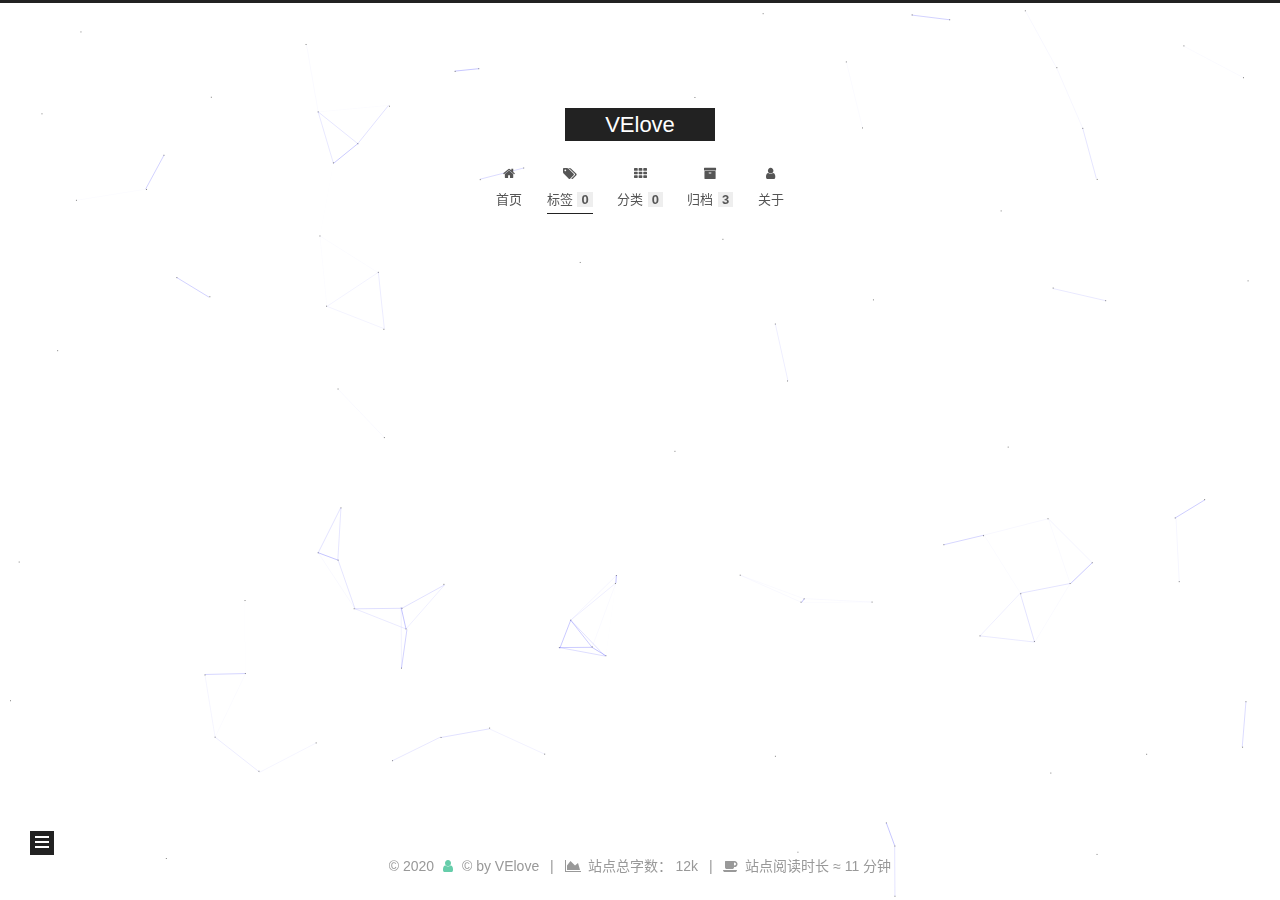
<file: tags/index.html>
<!DOCTYPE html>
<html lang="zh-CN">
<head>
  <meta charset="UTF-8">
<meta name="viewport" content="width=device-width, initial-scale=1, maximum-scale=2">
<meta name="theme-color" content="#222">
<meta name="generator" content="Hexo 4.2.0">
  <link rel="apple-touch-icon" sizes="180x180" href="/images/apple-touch-icon-next.png">
  <link rel="icon" type="image/png" sizes="32x32" href="/images/favicon-32x32-next.png">
  <link rel="icon" type="image/png" sizes="16x16" href="/images/favicon-16x16-next.png">
  <link rel="mask-icon" href="/images/logo.svg" color="#222">

<link rel="stylesheet" href="/css/main.css">


<link rel="stylesheet" href="/lib/font-awesome/css/font-awesome.min.css">

<script id="hexo-configurations">
    var NexT = window.NexT || {};
    var CONFIG = {"hostname":"bibibile.github.io","root":"/","scheme":"Muse","version":"7.7.1","exturl":false,"sidebar":{"position":"left","display":"post","padding":18,"offset":12,"onmobile":false},"copycode":{"enable":false,"show_result":false,"style":null},"back2top":{"enable":true,"sidebar":false,"scrollpercent":true},"bookmark":{"enable":false,"color":"#222","save":"auto"},"fancybox":false,"mediumzoom":false,"lazyload":false,"pangu":false,"comments":{"style":"tabs","active":null,"storage":true,"lazyload":false,"nav":null},"algolia":{"hits":{"per_page":10},"labels":{"input_placeholder":"Search for Posts","hits_empty":"We didn't find any results for the search: ${query}","hits_stats":"${hits} results found in ${time} ms"}},"localsearch":{"enable":false,"trigger":"auto","top_n_per_article":1,"unescape":false,"preload":false},"motion":{"enable":true,"async":false,"transition":{"post_block":"fadeIn","post_header":"slideDownIn","post_body":"slideDownIn","coll_header":"slideLeftIn","sidebar":"slideUpIn"}}};
  </script>

  <meta name="description" content="心中有猛虎却细嗅蔷薇">
<meta property="og:type" content="website">
<meta property="og:title" content="tags">
<meta property="og:url" content="http://bibibile.github.io/tags/index.html">
<meta property="og:site_name" content="VElove">
<meta property="og:description" content="心中有猛虎却细嗅蔷薇">
<meta property="og:locale" content="zh_CN">
<meta property="article:published_time" content="2020-02-23T12:32:55.000Z">
<meta property="article:modified_time" content="2020-02-23T12:32:55.833Z">
<meta property="article:author" content="VElove">
<meta name="twitter:card" content="summary">

<link rel="canonical" href="http://bibibile.github.io/tags/">


<script id="page-configurations">
  // https://hexo.io/docs/variables.html
  CONFIG.page = {
    sidebar: "",
    isHome: false,
    isPost: false
  };
</script>

  <title>tags | VElove
  </title>
  






  <noscript>
  <style>
  .use-motion .brand,
  .use-motion .menu-item,
  .sidebar-inner,
  .use-motion .post-block,
  .use-motion .pagination,
  .use-motion .comments,
  .use-motion .post-header,
  .use-motion .post-body,
  .use-motion .collection-header { opacity: initial; }

  .use-motion .site-title,
  .use-motion .site-subtitle {
    opacity: initial;
    top: initial;
  }

  .use-motion .logo-line-before i { left: initial; }
  .use-motion .logo-line-after i { right: initial; }
  </style>
</noscript>

</head>

<body itemscope itemtype="http://schema.org/WebPage">
  <div class="container use-motion">
    <div class="headband"></div>

    <header class="header" itemscope itemtype="http://schema.org/WPHeader">
      <div class="header-inner"><div class="site-brand-container">
  <div class="site-nav-toggle">
    <div class="toggle" aria-label="切换导航栏">
      <span class="toggle-line toggle-line-first"></span>
      <span class="toggle-line toggle-line-middle"></span>
      <span class="toggle-line toggle-line-last"></span>
    </div>
  </div>

  <div class="site-meta">

    <div>
      <a href="/" class="brand" rel="start">
        <span class="logo-line-before"><i></i></span>
        <span class="site-title">VElove</span>
        <span class="logo-line-after"><i></i></span>
      </a>
    </div>
  </div>

  <div class="site-nav-right"></div>
</div>


<nav class="site-nav">
  
  <ul id="menu" class="menu">
        <li class="menu-item menu-item-home">

    <a href="/" rel="section"><i class="fa fa-fw fa-home"></i>首页</a>

  </li>
        <li class="menu-item menu-item-tags">

    <a href="/tags/" rel="section"><i class="fa fa-fw fa-tags"></i>标签<span class="badge">0</span></a>

  </li>
        <li class="menu-item menu-item-categories">

    <a href="/categories/" rel="section"><i class="fa fa-fw fa-th"></i>分类<span class="badge">0</span></a>

  </li>
        <li class="menu-item menu-item-archives">

    <a href="/archives/" rel="section"><i class="fa fa-fw fa-archive"></i>归档<span class="badge">3</span></a>

  </li>
        <li class="menu-item menu-item-about">

    <a href="/about/" rel="section"><i class="fa fa-fw fa-user"></i>关于</a>

  </li>
  </ul>

</nav>
</div>
    </header>

    
  <div class="back-to-top">
    <i class="fa fa-arrow-up"></i>
    <span>0%</span>
  </div>


    <main class="main">
      <div class="main-inner">
        <div class="content-wrap">
          
  
  

          <div class="content">
            

  <div class="posts-expand">
    
    
    
    <div class="post-block" lang="zh-CN">
      <header class="post-header">

<h1 class="post-title" itemprop="name headline">tags
</h1>

<div class="post-meta">
  

</div>

</header>

      
      
      
      <div class="post-body">
          
      </div>
      
      
      
    </div>
    

    
    
    
  </div>


          </div>
          

<script>
  window.addEventListener('tabs:register', () => {
    let activeClass = CONFIG.comments.activeClass;
    if (CONFIG.comments.storage) {
      activeClass = localStorage.getItem('comments_active') || activeClass;
    }
    if (activeClass) {
      let activeTab = document.querySelector(`a[href="#comment-${activeClass}"]`);
      if (activeTab) {
        activeTab.click();
      }
    }
  });
  if (CONFIG.comments.storage) {
    window.addEventListener('tabs:click', event => {
      if (!event.target.matches('.tabs-comment .tab-content .tab-pane')) return;
      let commentClass = event.target.classList[1];
      localStorage.setItem('comments_active', commentClass);
    });
  }
</script>

        </div>
          
  
  <div class="toggle sidebar-toggle">
    <span class="toggle-line toggle-line-first"></span>
    <span class="toggle-line toggle-line-middle"></span>
    <span class="toggle-line toggle-line-last"></span>
  </div>

  <aside class="sidebar">
    <div class="sidebar-inner">

      <ul class="sidebar-nav motion-element">
        <li class="sidebar-nav-toc">
          文章目录
        </li>
        <li class="sidebar-nav-overview">
          站点概览
        </li>
      </ul>

      <!--noindex-->
      <div class="post-toc-wrap sidebar-panel">
      </div>
      <!--/noindex-->

      <div class="site-overview-wrap sidebar-panel">
        <div class="site-author motion-element" itemprop="author" itemscope itemtype="http://schema.org/Person">
    <img class="site-author-image" itemprop="image" alt="VElove"
      src="/images/xiaoyige.gif">
  <p class="site-author-name" itemprop="name">VElove</p>
  <div class="site-description" itemprop="description">心中有猛虎却细嗅蔷薇</div>
</div>
<div class="site-state-wrap motion-element">
  <nav class="site-state">
      <div class="site-state-item site-state-posts">
          <a href="/archives/">
        
          <span class="site-state-item-count">3</span>
          <span class="site-state-item-name">日志</span>
        </a>
      </div>
  </nav>
</div>
  <div class="links-of-author motion-element">
      <span class="links-of-author-item">
        <a href="https://github.com/bibibile" title="GitHub → https:&#x2F;&#x2F;github.com&#x2F;bibibile" rel="noopener" target="_blank"><i class="fa fa-fw fa-github"></i>GitHub</a>
      </span>
      <span class="links-of-author-item">
        <a href="mailto:babav5@163.com" title="E-Mail → mailto:babav5@163.com" rel="noopener" target="_blank"><i class="fa fa-fw fa-envelope"></i>E-Mail</a>
      </span>
      <span class="links-of-author-item">
        <a href="https://instagram.com/vvei1" title="Instagram → https:&#x2F;&#x2F;instagram.com&#x2F;vvei1" rel="noopener" target="_blank"><i class="fa fa-fw fa-instagram"></i>Instagram</a>
      </span>
  </div>
  <div class="cc-license motion-element" itemprop="license">
    <a href="https://creativecommons.org/licenses/by-nc-sa/4.0/" class="cc-opacity" rel="noopener" target="_blank"><img src="/images/cc-by-nc-sa.svg" alt="Creative Commons"></a>
  </div>



      </div>

    </div>
  </aside>
  <div id="sidebar-dimmer"></div>


      </div>
    </main>

    <footer class="footer">
      <div class="footer-inner">
        

<div class="copyright">
  
  &copy; 
  <span itemprop="copyrightYear">2020</span>
  <span class="with-love">
    <i class="fa fa-user"></i>
  </span>
  <span class="author" itemprop="copyrightHolder">© by VElove</span>
    <span class="post-meta-divider">|</span>
    <span class="post-meta-item-icon">
      <i class="fa fa-area-chart"></i>
    </span>
      <span class="post-meta-item-text">站点总字数：</span>
    <span title="站点总字数">12k</span>
    <span class="post-meta-divider">|</span>
    <span class="post-meta-item-icon">
      <i class="fa fa-coffee"></i>
    </span>
      <span class="post-meta-item-text">站点阅读时长 &asymp;</span>
    <span title="站点阅读时长">11 分钟</span>
</div>

        








      </div>
    </footer>
  </div>

  
  
  <script color='0,0,255' opacity='0.5' zIndex='-1' count='99' src="/lib/canvas-nest/canvas-nest.min.js"></script>
  <script src="/lib/anime.min.js"></script>
  <script src="/lib/velocity/velocity.min.js"></script>
  <script src="/lib/velocity/velocity.ui.min.js"></script>

<script src="/js/utils.js"></script>

<script src="/js/motion.js"></script>


<script src="/js/schemes/muse.js"></script>


<script src="/js/next-boot.js"></script>




  















  

  

</body>
</html>
<!-- 页面点击小红心 -->
<script type="text/javascript" src="/js/love.js"></script>
</file>
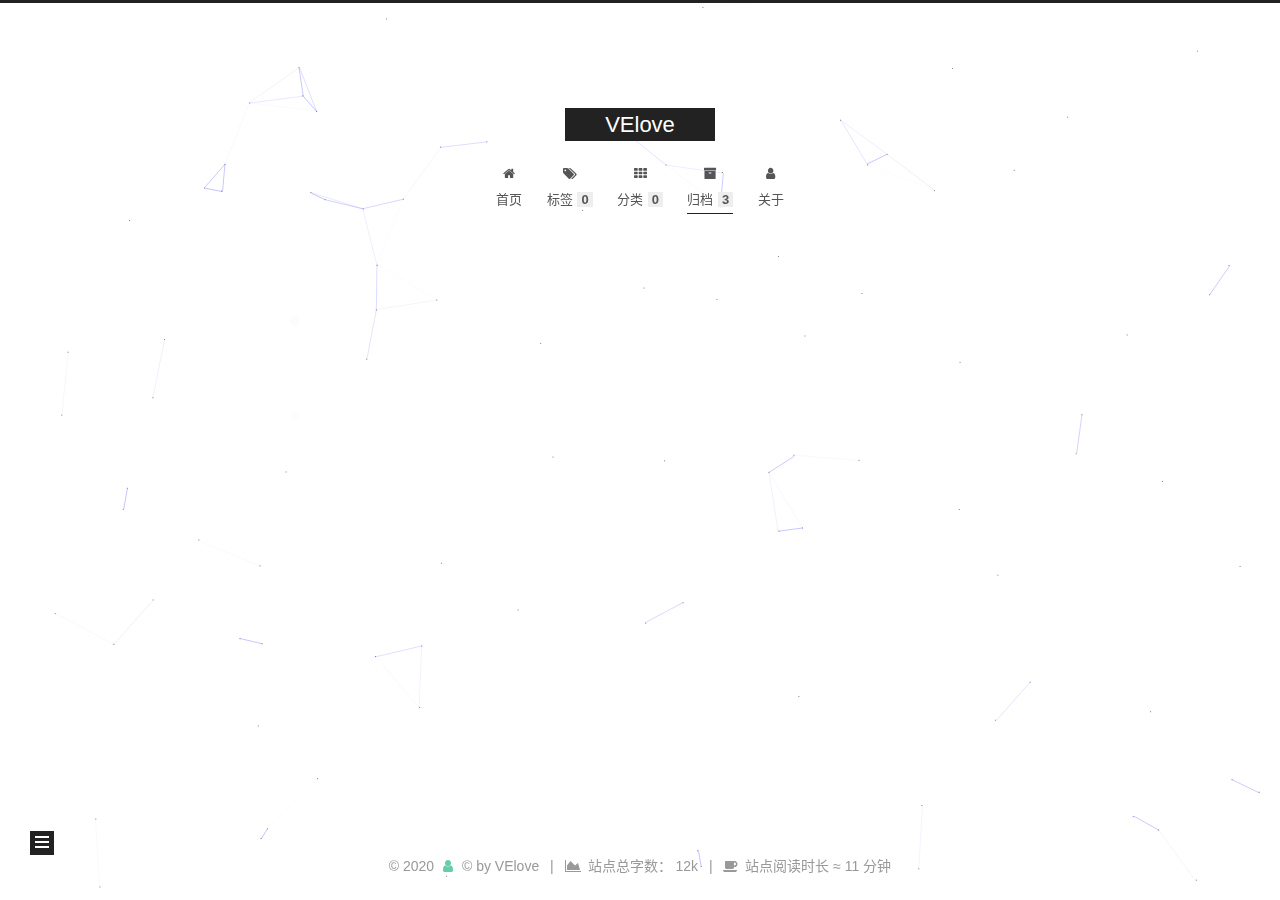
<file: archives/2020/index.html>
<!DOCTYPE html>
<html lang="zh-CN">
<head>
  <meta charset="UTF-8">
<meta name="viewport" content="width=device-width, initial-scale=1, maximum-scale=2">
<meta name="theme-color" content="#222">
<meta name="generator" content="Hexo 4.2.0">
  <link rel="apple-touch-icon" sizes="180x180" href="/images/apple-touch-icon-next.png">
  <link rel="icon" type="image/png" sizes="32x32" href="/images/favicon-32x32-next.png">
  <link rel="icon" type="image/png" sizes="16x16" href="/images/favicon-16x16-next.png">
  <link rel="mask-icon" href="/images/logo.svg" color="#222">

<link rel="stylesheet" href="/css/main.css">


<link rel="stylesheet" href="/lib/font-awesome/css/font-awesome.min.css">

<script id="hexo-configurations">
    var NexT = window.NexT || {};
    var CONFIG = {"hostname":"bibibile.github.io","root":"/","scheme":"Muse","version":"7.7.1","exturl":false,"sidebar":{"position":"left","display":"post","padding":18,"offset":12,"onmobile":false},"copycode":{"enable":false,"show_result":false,"style":null},"back2top":{"enable":true,"sidebar":false,"scrollpercent":true},"bookmark":{"enable":false,"color":"#222","save":"auto"},"fancybox":false,"mediumzoom":false,"lazyload":false,"pangu":false,"comments":{"style":"tabs","active":null,"storage":true,"lazyload":false,"nav":null},"algolia":{"hits":{"per_page":10},"labels":{"input_placeholder":"Search for Posts","hits_empty":"We didn't find any results for the search: ${query}","hits_stats":"${hits} results found in ${time} ms"}},"localsearch":{"enable":false,"trigger":"auto","top_n_per_article":1,"unescape":false,"preload":false},"motion":{"enable":true,"async":false,"transition":{"post_block":"fadeIn","post_header":"slideDownIn","post_body":"slideDownIn","coll_header":"slideLeftIn","sidebar":"slideUpIn"}}};
  </script>

  <meta name="description" content="心中有猛虎却细嗅蔷薇">
<meta property="og:type" content="website">
<meta property="og:title" content="VElove">
<meta property="og:url" content="http://bibibile.github.io/archives/2020/index.html">
<meta property="og:site_name" content="VElove">
<meta property="og:description" content="心中有猛虎却细嗅蔷薇">
<meta property="og:locale" content="zh_CN">
<meta property="article:author" content="VElove">
<meta name="twitter:card" content="summary">

<link rel="canonical" href="http://bibibile.github.io/archives/2020/">


<script id="page-configurations">
  // https://hexo.io/docs/variables.html
  CONFIG.page = {
    sidebar: "",
    isHome: false,
    isPost: false
  };
</script>

  <title>归档 | VElove</title>
  






  <noscript>
  <style>
  .use-motion .brand,
  .use-motion .menu-item,
  .sidebar-inner,
  .use-motion .post-block,
  .use-motion .pagination,
  .use-motion .comments,
  .use-motion .post-header,
  .use-motion .post-body,
  .use-motion .collection-header { opacity: initial; }

  .use-motion .site-title,
  .use-motion .site-subtitle {
    opacity: initial;
    top: initial;
  }

  .use-motion .logo-line-before i { left: initial; }
  .use-motion .logo-line-after i { right: initial; }
  </style>
</noscript>

</head>

<body itemscope itemtype="http://schema.org/WebPage">
  <div class="container use-motion">
    <div class="headband"></div>

    <header class="header" itemscope itemtype="http://schema.org/WPHeader">
      <div class="header-inner"><div class="site-brand-container">
  <div class="site-nav-toggle">
    <div class="toggle" aria-label="切换导航栏">
      <span class="toggle-line toggle-line-first"></span>
      <span class="toggle-line toggle-line-middle"></span>
      <span class="toggle-line toggle-line-last"></span>
    </div>
  </div>

  <div class="site-meta">

    <div>
      <a href="/" class="brand" rel="start">
        <span class="logo-line-before"><i></i></span>
        <span class="site-title">VElove</span>
        <span class="logo-line-after"><i></i></span>
      </a>
    </div>
  </div>

  <div class="site-nav-right"></div>
</div>


<nav class="site-nav">
  
  <ul id="menu" class="menu">
        <li class="menu-item menu-item-home">

    <a href="/" rel="section"><i class="fa fa-fw fa-home"></i>首页</a>

  </li>
        <li class="menu-item menu-item-tags">

    <a href="/tags/" rel="section"><i class="fa fa-fw fa-tags"></i>标签<span class="badge">0</span></a>

  </li>
        <li class="menu-item menu-item-categories">

    <a href="/categories/" rel="section"><i class="fa fa-fw fa-th"></i>分类<span class="badge">0</span></a>

  </li>
        <li class="menu-item menu-item-archives">

    <a href="/archives/" rel="section"><i class="fa fa-fw fa-archive"></i>归档<span class="badge">3</span></a>

  </li>
        <li class="menu-item menu-item-about">

    <a href="/about/" rel="section"><i class="fa fa-fw fa-user"></i>关于</a>

  </li>
  </ul>

</nav>
</div>
    </header>

    
  <div class="back-to-top">
    <i class="fa fa-arrow-up"></i>
    <span>0%</span>
  </div>


    <main class="main">
      <div class="main-inner">
        <div class="content-wrap">
          

          <div class="content">
            

  
  
  
  <div class="post-block">
    <div class="posts-collapse">
      <div class="collection-title">
        <span class="collection-header">嗯..! 目前共计 3 篇日志。 继续努力。</span>
      </div>

      
    <div class="collection-year">
      <h1 class="collection-header">2020</h1>
    </div>

  <article itemscope itemtype="http://schema.org/Article">
    <header class="post-header">

      <div class="post-meta">
        <time itemprop="dateCreated"
              datetime="2020-02-25T23:10:43+08:00"
              content="2020-02-25">
          02-25
        </time>
      </div>

      <h2 class="post-title">
          <a class="post-title-link" href="/2020/02/25/%E5%A6%82%E4%BD%95%E7%95%8C%E9%9D%A2%E5%8C%96%E5%9C%A8hexo%E5%8F%91%E5%B8%83blog%E6%96%87%E7%AB%A0/" itemprop="url">
            <span itemprop="name">如何界面化在hexo发布blog文章</span>
          </a>
      </h2>

    </header>
  </article>

  <article itemscope itemtype="http://schema.org/Article">
    <header class="post-header">

      <div class="post-meta">
        <time itemprop="dateCreated"
              datetime="2020-02-25T20:12:10+08:00"
              content="2020-02-25">
          02-25
        </time>
      </div>

      <h2 class="post-title">
          <a class="post-title-link" href="/2020/02/25/Win10-or-VPS%E6%9C%80%E6%96%B0%E4%BD%BF%E7%94%A8rclone%E6%8C%82%E8%BD%BDOneDrive/" itemprop="url">
            <span itemprop="name">Win10 or VPS最新使用rclone挂载OneDrive</span>
          </a>
      </h2>

    </header>
  </article>

  <article itemscope itemtype="http://schema.org/Article">
    <header class="post-header">

      <div class="post-meta">
        <time itemprop="dateCreated"
              datetime="2020-02-23T14:32:47+08:00"
              content="2020-02-23">
          02-23
        </time>
      </div>

      <h2 class="post-title">
          <a class="post-title-link" href="/2020/02/23/%E6%B5%85%E8%B0%88Hexo-Github%E9%83%A8%E7%BD%B2%E6%88%90%E5%8A%9F%E7%9A%84%E8%BF%87%E7%A8%8B/" itemprop="url">
            <span itemprop="name">浅谈Hexo+Github部署成功的过程</span>
          </a>
      </h2>

    </header>
  </article>


    </div>
  </div>
  
  
  

  



          </div>
          

<script>
  window.addEventListener('tabs:register', () => {
    let activeClass = CONFIG.comments.activeClass;
    if (CONFIG.comments.storage) {
      activeClass = localStorage.getItem('comments_active') || activeClass;
    }
    if (activeClass) {
      let activeTab = document.querySelector(`a[href="#comment-${activeClass}"]`);
      if (activeTab) {
        activeTab.click();
      }
    }
  });
  if (CONFIG.comments.storage) {
    window.addEventListener('tabs:click', event => {
      if (!event.target.matches('.tabs-comment .tab-content .tab-pane')) return;
      let commentClass = event.target.classList[1];
      localStorage.setItem('comments_active', commentClass);
    });
  }
</script>

        </div>
          
  
  <div class="toggle sidebar-toggle">
    <span class="toggle-line toggle-line-first"></span>
    <span class="toggle-line toggle-line-middle"></span>
    <span class="toggle-line toggle-line-last"></span>
  </div>

  <aside class="sidebar">
    <div class="sidebar-inner">

      <ul class="sidebar-nav motion-element">
        <li class="sidebar-nav-toc">
          文章目录
        </li>
        <li class="sidebar-nav-overview">
          站点概览
        </li>
      </ul>

      <!--noindex-->
      <div class="post-toc-wrap sidebar-panel">
      </div>
      <!--/noindex-->

      <div class="site-overview-wrap sidebar-panel">
        <div class="site-author motion-element" itemprop="author" itemscope itemtype="http://schema.org/Person">
    <img class="site-author-image" itemprop="image" alt="VElove"
      src="/images/xiaoyige.gif">
  <p class="site-author-name" itemprop="name">VElove</p>
  <div class="site-description" itemprop="description">心中有猛虎却细嗅蔷薇</div>
</div>
<div class="site-state-wrap motion-element">
  <nav class="site-state">
      <div class="site-state-item site-state-posts">
          <a href="/archives/">
        
          <span class="site-state-item-count">3</span>
          <span class="site-state-item-name">日志</span>
        </a>
      </div>
  </nav>
</div>
  <div class="links-of-author motion-element">
      <span class="links-of-author-item">
        <a href="https://github.com/bibibile" title="GitHub → https:&#x2F;&#x2F;github.com&#x2F;bibibile" rel="noopener" target="_blank"><i class="fa fa-fw fa-github"></i>GitHub</a>
      </span>
      <span class="links-of-author-item">
        <a href="mailto:babav5@163.com" title="E-Mail → mailto:babav5@163.com" rel="noopener" target="_blank"><i class="fa fa-fw fa-envelope"></i>E-Mail</a>
      </span>
      <span class="links-of-author-item">
        <a href="https://instagram.com/vvei1" title="Instagram → https:&#x2F;&#x2F;instagram.com&#x2F;vvei1" rel="noopener" target="_blank"><i class="fa fa-fw fa-instagram"></i>Instagram</a>
      </span>
  </div>
  <div class="cc-license motion-element" itemprop="license">
    <a href="https://creativecommons.org/licenses/by-nc-sa/4.0/" class="cc-opacity" rel="noopener" target="_blank"><img src="/images/cc-by-nc-sa.svg" alt="Creative Commons"></a>
  </div>



      </div>

    </div>
  </aside>
  <div id="sidebar-dimmer"></div>


      </div>
    </main>

    <footer class="footer">
      <div class="footer-inner">
        

<div class="copyright">
  
  &copy; 
  <span itemprop="copyrightYear">2020</span>
  <span class="with-love">
    <i class="fa fa-user"></i>
  </span>
  <span class="author" itemprop="copyrightHolder">© by VElove</span>
    <span class="post-meta-divider">|</span>
    <span class="post-meta-item-icon">
      <i class="fa fa-area-chart"></i>
    </span>
      <span class="post-meta-item-text">站点总字数：</span>
    <span title="站点总字数">12k</span>
    <span class="post-meta-divider">|</span>
    <span class="post-meta-item-icon">
      <i class="fa fa-coffee"></i>
    </span>
      <span class="post-meta-item-text">站点阅读时长 &asymp;</span>
    <span title="站点阅读时长">11 分钟</span>
</div>

        








      </div>
    </footer>
  </div>

  
  
  <script color='0,0,255' opacity='0.5' zIndex='-1' count='99' src="/lib/canvas-nest/canvas-nest.min.js"></script>
  <script src="/lib/anime.min.js"></script>
  <script src="/lib/velocity/velocity.min.js"></script>
  <script src="/lib/velocity/velocity.ui.min.js"></script>

<script src="/js/utils.js"></script>

<script src="/js/motion.js"></script>


<script src="/js/schemes/muse.js"></script>


<script src="/js/next-boot.js"></script>




  















  

  

</body>
</html>
<!-- 页面点击小红心 -->
<script type="text/javascript" src="/js/love.js"></script>
</file>
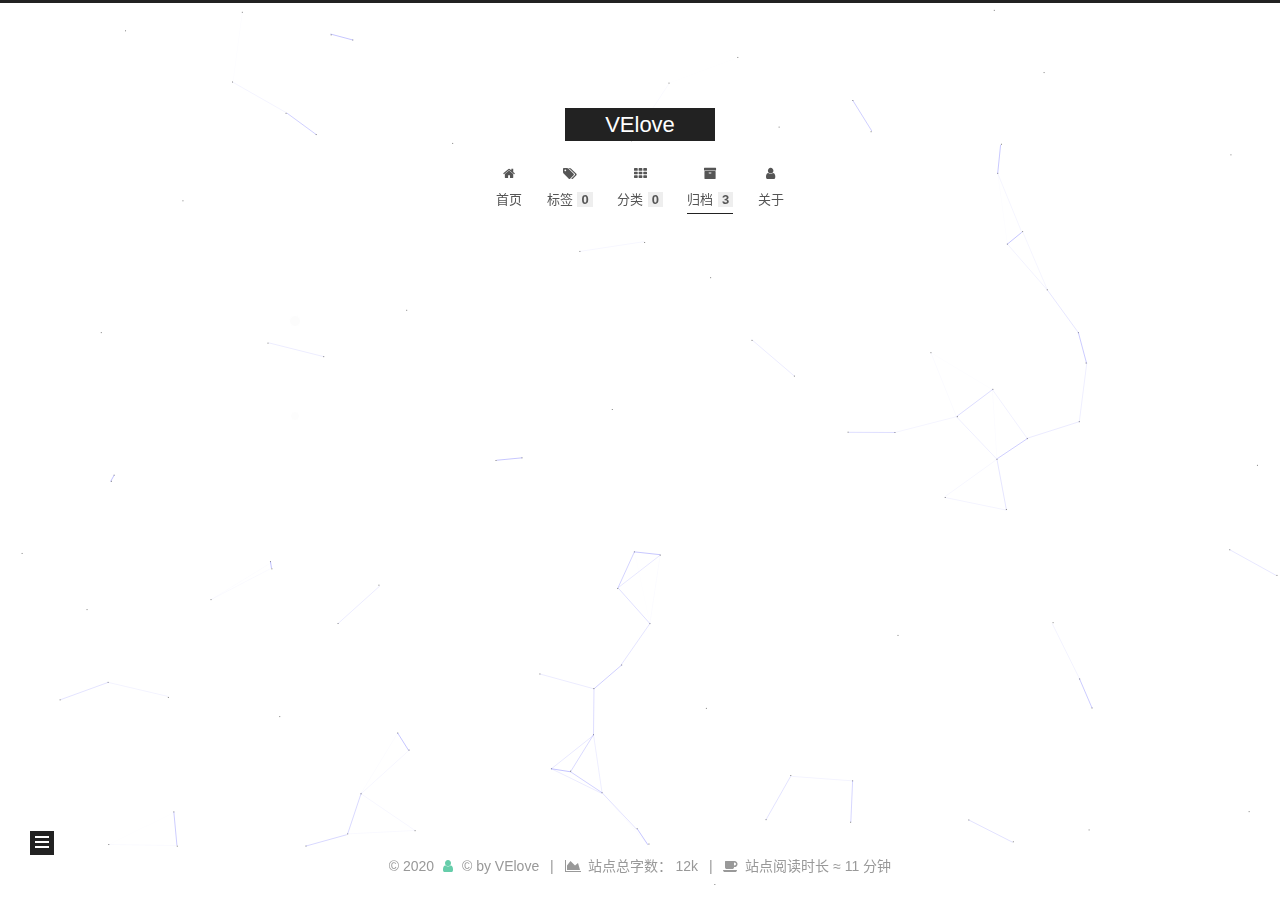
<file: archives/2020/02/index.html>
<!DOCTYPE html>
<html lang="zh-CN">
<head>
  <meta charset="UTF-8">
<meta name="viewport" content="width=device-width, initial-scale=1, maximum-scale=2">
<meta name="theme-color" content="#222">
<meta name="generator" content="Hexo 4.2.0">
  <link rel="apple-touch-icon" sizes="180x180" href="/images/apple-touch-icon-next.png">
  <link rel="icon" type="image/png" sizes="32x32" href="/images/favicon-32x32-next.png">
  <link rel="icon" type="image/png" sizes="16x16" href="/images/favicon-16x16-next.png">
  <link rel="mask-icon" href="/images/logo.svg" color="#222">

<link rel="stylesheet" href="/css/main.css">


<link rel="stylesheet" href="/lib/font-awesome/css/font-awesome.min.css">

<script id="hexo-configurations">
    var NexT = window.NexT || {};
    var CONFIG = {"hostname":"bibibile.github.io","root":"/","scheme":"Muse","version":"7.7.1","exturl":false,"sidebar":{"position":"left","display":"post","padding":18,"offset":12,"onmobile":false},"copycode":{"enable":false,"show_result":false,"style":null},"back2top":{"enable":true,"sidebar":false,"scrollpercent":true},"bookmark":{"enable":false,"color":"#222","save":"auto"},"fancybox":false,"mediumzoom":false,"lazyload":false,"pangu":false,"comments":{"style":"tabs","active":null,"storage":true,"lazyload":false,"nav":null},"algolia":{"hits":{"per_page":10},"labels":{"input_placeholder":"Search for Posts","hits_empty":"We didn't find any results for the search: ${query}","hits_stats":"${hits} results found in ${time} ms"}},"localsearch":{"enable":false,"trigger":"auto","top_n_per_article":1,"unescape":false,"preload":false},"motion":{"enable":true,"async":false,"transition":{"post_block":"fadeIn","post_header":"slideDownIn","post_body":"slideDownIn","coll_header":"slideLeftIn","sidebar":"slideUpIn"}}};
  </script>

  <meta name="description" content="心中有猛虎却细嗅蔷薇">
<meta property="og:type" content="website">
<meta property="og:title" content="VElove">
<meta property="og:url" content="http://bibibile.github.io/archives/2020/02/index.html">
<meta property="og:site_name" content="VElove">
<meta property="og:description" content="心中有猛虎却细嗅蔷薇">
<meta property="og:locale" content="zh_CN">
<meta property="article:author" content="VElove">
<meta name="twitter:card" content="summary">

<link rel="canonical" href="http://bibibile.github.io/archives/2020/02/">


<script id="page-configurations">
  // https://hexo.io/docs/variables.html
  CONFIG.page = {
    sidebar: "",
    isHome: false,
    isPost: false
  };
</script>

  <title>归档 | VElove</title>
  






  <noscript>
  <style>
  .use-motion .brand,
  .use-motion .menu-item,
  .sidebar-inner,
  .use-motion .post-block,
  .use-motion .pagination,
  .use-motion .comments,
  .use-motion .post-header,
  .use-motion .post-body,
  .use-motion .collection-header { opacity: initial; }

  .use-motion .site-title,
  .use-motion .site-subtitle {
    opacity: initial;
    top: initial;
  }

  .use-motion .logo-line-before i { left: initial; }
  .use-motion .logo-line-after i { right: initial; }
  </style>
</noscript>

</head>

<body itemscope itemtype="http://schema.org/WebPage">
  <div class="container use-motion">
    <div class="headband"></div>

    <header class="header" itemscope itemtype="http://schema.org/WPHeader">
      <div class="header-inner"><div class="site-brand-container">
  <div class="site-nav-toggle">
    <div class="toggle" aria-label="切换导航栏">
      <span class="toggle-line toggle-line-first"></span>
      <span class="toggle-line toggle-line-middle"></span>
      <span class="toggle-line toggle-line-last"></span>
    </div>
  </div>

  <div class="site-meta">

    <div>
      <a href="/" class="brand" rel="start">
        <span class="logo-line-before"><i></i></span>
        <span class="site-title">VElove</span>
        <span class="logo-line-after"><i></i></span>
      </a>
    </div>
  </div>

  <div class="site-nav-right"></div>
</div>


<nav class="site-nav">
  
  <ul id="menu" class="menu">
        <li class="menu-item menu-item-home">

    <a href="/" rel="section"><i class="fa fa-fw fa-home"></i>首页</a>

  </li>
        <li class="menu-item menu-item-tags">

    <a href="/tags/" rel="section"><i class="fa fa-fw fa-tags"></i>标签<span class="badge">0</span></a>

  </li>
        <li class="menu-item menu-item-categories">

    <a href="/categories/" rel="section"><i class="fa fa-fw fa-th"></i>分类<span class="badge">0</span></a>

  </li>
        <li class="menu-item menu-item-archives">

    <a href="/archives/" rel="section"><i class="fa fa-fw fa-archive"></i>归档<span class="badge">3</span></a>

  </li>
        <li class="menu-item menu-item-about">

    <a href="/about/" rel="section"><i class="fa fa-fw fa-user"></i>关于</a>

  </li>
  </ul>

</nav>
</div>
    </header>

    
  <div class="back-to-top">
    <i class="fa fa-arrow-up"></i>
    <span>0%</span>
  </div>


    <main class="main">
      <div class="main-inner">
        <div class="content-wrap">
          

          <div class="content">
            

  
  
  
  <div class="post-block">
    <div class="posts-collapse">
      <div class="collection-title">
        <span class="collection-header">嗯..! 目前共计 3 篇日志。 继续努力。</span>
      </div>

      
    <div class="collection-year">
      <h1 class="collection-header">2020</h1>
    </div>

  <article itemscope itemtype="http://schema.org/Article">
    <header class="post-header">

      <div class="post-meta">
        <time itemprop="dateCreated"
              datetime="2020-02-25T23:10:43+08:00"
              content="2020-02-25">
          02-25
        </time>
      </div>

      <h2 class="post-title">
          <a class="post-title-link" href="/2020/02/25/%E5%A6%82%E4%BD%95%E7%95%8C%E9%9D%A2%E5%8C%96%E5%9C%A8hexo%E5%8F%91%E5%B8%83blog%E6%96%87%E7%AB%A0/" itemprop="url">
            <span itemprop="name">如何界面化在hexo发布blog文章</span>
          </a>
      </h2>

    </header>
  </article>

  <article itemscope itemtype="http://schema.org/Article">
    <header class="post-header">

      <div class="post-meta">
        <time itemprop="dateCreated"
              datetime="2020-02-25T20:12:10+08:00"
              content="2020-02-25">
          02-25
        </time>
      </div>

      <h2 class="post-title">
          <a class="post-title-link" href="/2020/02/25/Win10-or-VPS%E6%9C%80%E6%96%B0%E4%BD%BF%E7%94%A8rclone%E6%8C%82%E8%BD%BDOneDrive/" itemprop="url">
            <span itemprop="name">Win10 or VPS最新使用rclone挂载OneDrive</span>
          </a>
      </h2>

    </header>
  </article>

  <article itemscope itemtype="http://schema.org/Article">
    <header class="post-header">

      <div class="post-meta">
        <time itemprop="dateCreated"
              datetime="2020-02-23T14:32:47+08:00"
              content="2020-02-23">
          02-23
        </time>
      </div>

      <h2 class="post-title">
          <a class="post-title-link" href="/2020/02/23/%E6%B5%85%E8%B0%88Hexo-Github%E9%83%A8%E7%BD%B2%E6%88%90%E5%8A%9F%E7%9A%84%E8%BF%87%E7%A8%8B/" itemprop="url">
            <span itemprop="name">浅谈Hexo+Github部署成功的过程</span>
          </a>
      </h2>

    </header>
  </article>


    </div>
  </div>
  
  
  

  



          </div>
          

<script>
  window.addEventListener('tabs:register', () => {
    let activeClass = CONFIG.comments.activeClass;
    if (CONFIG.comments.storage) {
      activeClass = localStorage.getItem('comments_active') || activeClass;
    }
    if (activeClass) {
      let activeTab = document.querySelector(`a[href="#comment-${activeClass}"]`);
      if (activeTab) {
        activeTab.click();
      }
    }
  });
  if (CONFIG.comments.storage) {
    window.addEventListener('tabs:click', event => {
      if (!event.target.matches('.tabs-comment .tab-content .tab-pane')) return;
      let commentClass = event.target.classList[1];
      localStorage.setItem('comments_active', commentClass);
    });
  }
</script>

        </div>
          
  
  <div class="toggle sidebar-toggle">
    <span class="toggle-line toggle-line-first"></span>
    <span class="toggle-line toggle-line-middle"></span>
    <span class="toggle-line toggle-line-last"></span>
  </div>

  <aside class="sidebar">
    <div class="sidebar-inner">

      <ul class="sidebar-nav motion-element">
        <li class="sidebar-nav-toc">
          文章目录
        </li>
        <li class="sidebar-nav-overview">
          站点概览
        </li>
      </ul>

      <!--noindex-->
      <div class="post-toc-wrap sidebar-panel">
      </div>
      <!--/noindex-->

      <div class="site-overview-wrap sidebar-panel">
        <div class="site-author motion-element" itemprop="author" itemscope itemtype="http://schema.org/Person">
    <img class="site-author-image" itemprop="image" alt="VElove"
      src="/images/xiaoyige.gif">
  <p class="site-author-name" itemprop="name">VElove</p>
  <div class="site-description" itemprop="description">心中有猛虎却细嗅蔷薇</div>
</div>
<div class="site-state-wrap motion-element">
  <nav class="site-state">
      <div class="site-state-item site-state-posts">
          <a href="/archives/">
        
          <span class="site-state-item-count">3</span>
          <span class="site-state-item-name">日志</span>
        </a>
      </div>
  </nav>
</div>
  <div class="links-of-author motion-element">
      <span class="links-of-author-item">
        <a href="https://github.com/bibibile" title="GitHub → https:&#x2F;&#x2F;github.com&#x2F;bibibile" rel="noopener" target="_blank"><i class="fa fa-fw fa-github"></i>GitHub</a>
      </span>
      <span class="links-of-author-item">
        <a href="mailto:babav5@163.com" title="E-Mail → mailto:babav5@163.com" rel="noopener" target="_blank"><i class="fa fa-fw fa-envelope"></i>E-Mail</a>
      </span>
      <span class="links-of-author-item">
        <a href="https://instagram.com/vvei1" title="Instagram → https:&#x2F;&#x2F;instagram.com&#x2F;vvei1" rel="noopener" target="_blank"><i class="fa fa-fw fa-instagram"></i>Instagram</a>
      </span>
  </div>
  <div class="cc-license motion-element" itemprop="license">
    <a href="https://creativecommons.org/licenses/by-nc-sa/4.0/" class="cc-opacity" rel="noopener" target="_blank"><img src="/images/cc-by-nc-sa.svg" alt="Creative Commons"></a>
  </div>



      </div>

    </div>
  </aside>
  <div id="sidebar-dimmer"></div>


      </div>
    </main>

    <footer class="footer">
      <div class="footer-inner">
        

<div class="copyright">
  
  &copy; 
  <span itemprop="copyrightYear">2020</span>
  <span class="with-love">
    <i class="fa fa-user"></i>
  </span>
  <span class="author" itemprop="copyrightHolder">© by VElove</span>
    <span class="post-meta-divider">|</span>
    <span class="post-meta-item-icon">
      <i class="fa fa-area-chart"></i>
    </span>
      <span class="post-meta-item-text">站点总字数：</span>
    <span title="站点总字数">12k</span>
    <span class="post-meta-divider">|</span>
    <span class="post-meta-item-icon">
      <i class="fa fa-coffee"></i>
    </span>
      <span class="post-meta-item-text">站点阅读时长 &asymp;</span>
    <span title="站点阅读时长">11 分钟</span>
</div>

        








      </div>
    </footer>
  </div>

  
  
  <script color='0,0,255' opacity='0.5' zIndex='-1' count='99' src="/lib/canvas-nest/canvas-nest.min.js"></script>
  <script src="/lib/anime.min.js"></script>
  <script src="/lib/velocity/velocity.min.js"></script>
  <script src="/lib/velocity/velocity.ui.min.js"></script>

<script src="/js/utils.js"></script>

<script src="/js/motion.js"></script>


<script src="/js/schemes/muse.js"></script>


<script src="/js/next-boot.js"></script>




  















  

  

</body>
</html>
<!-- 页面点击小红心 -->
<script type="text/javascript" src="/js/love.js"></script>
</file>
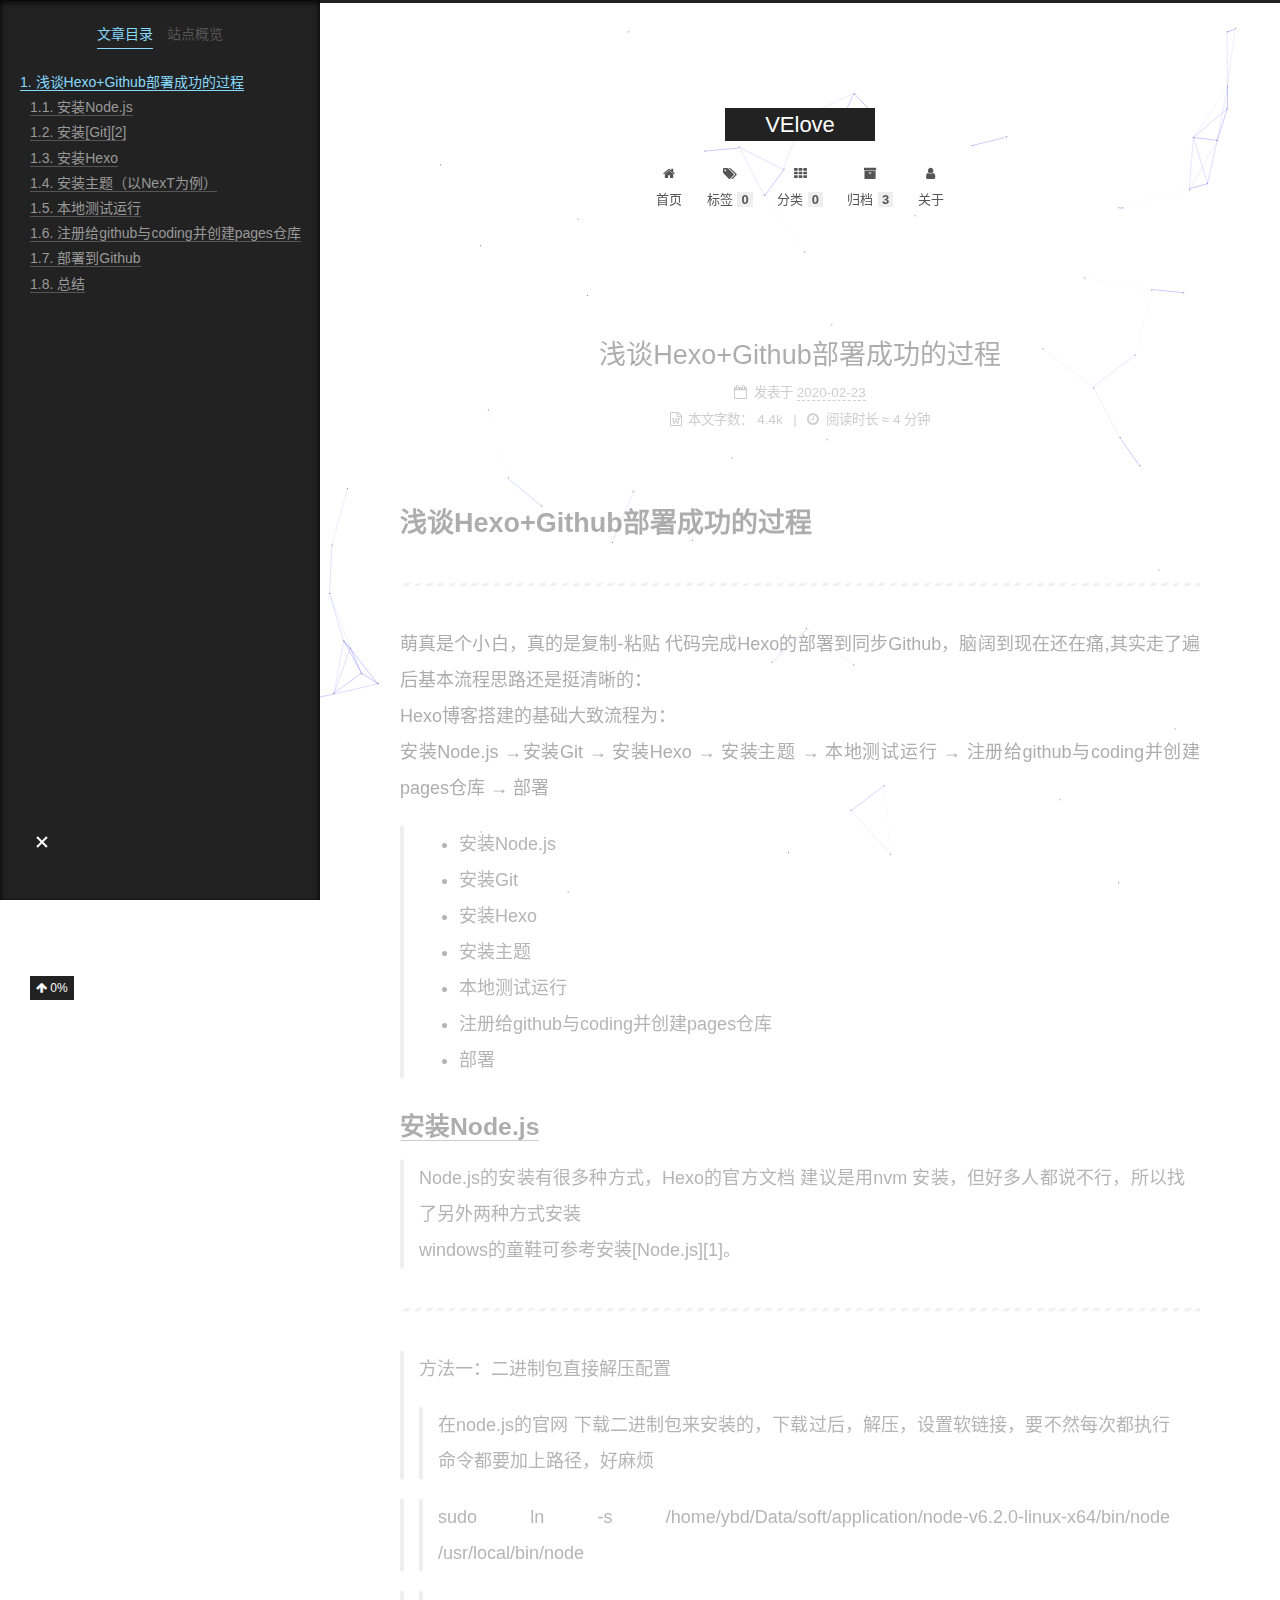
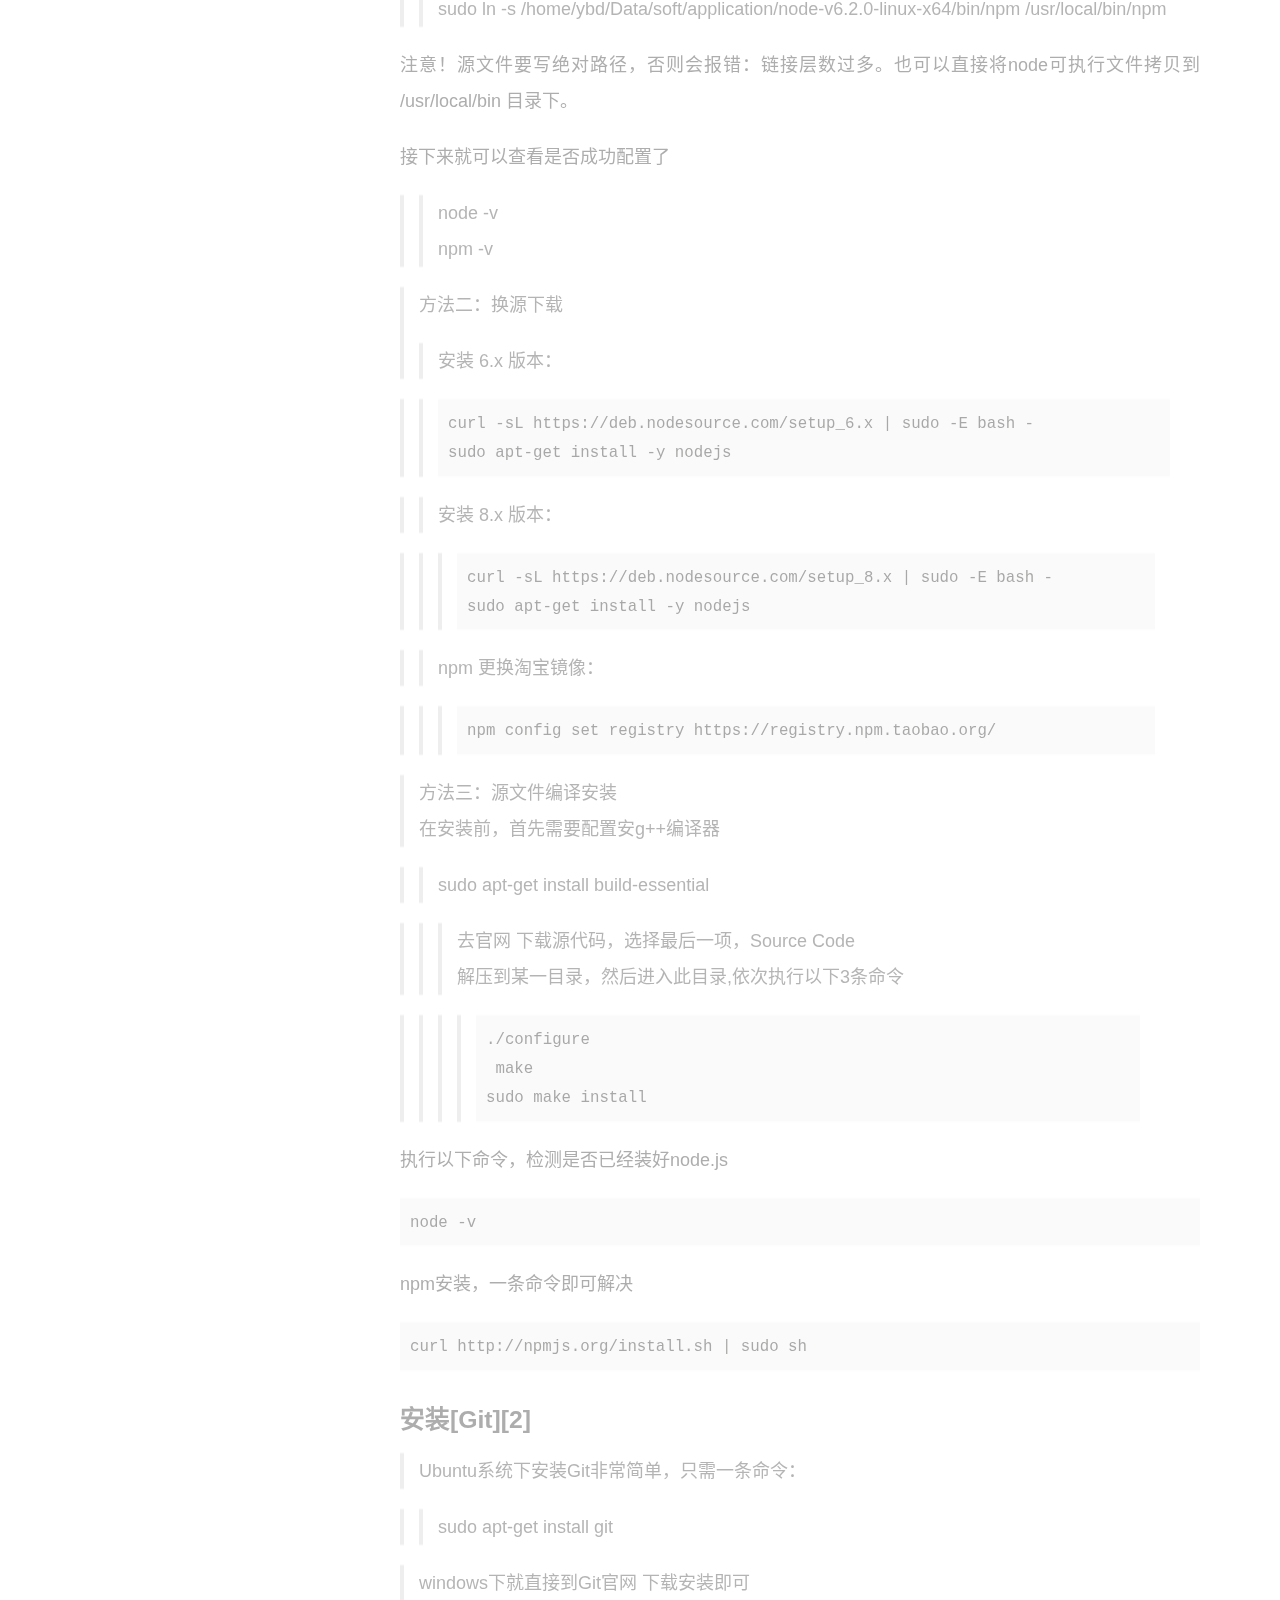
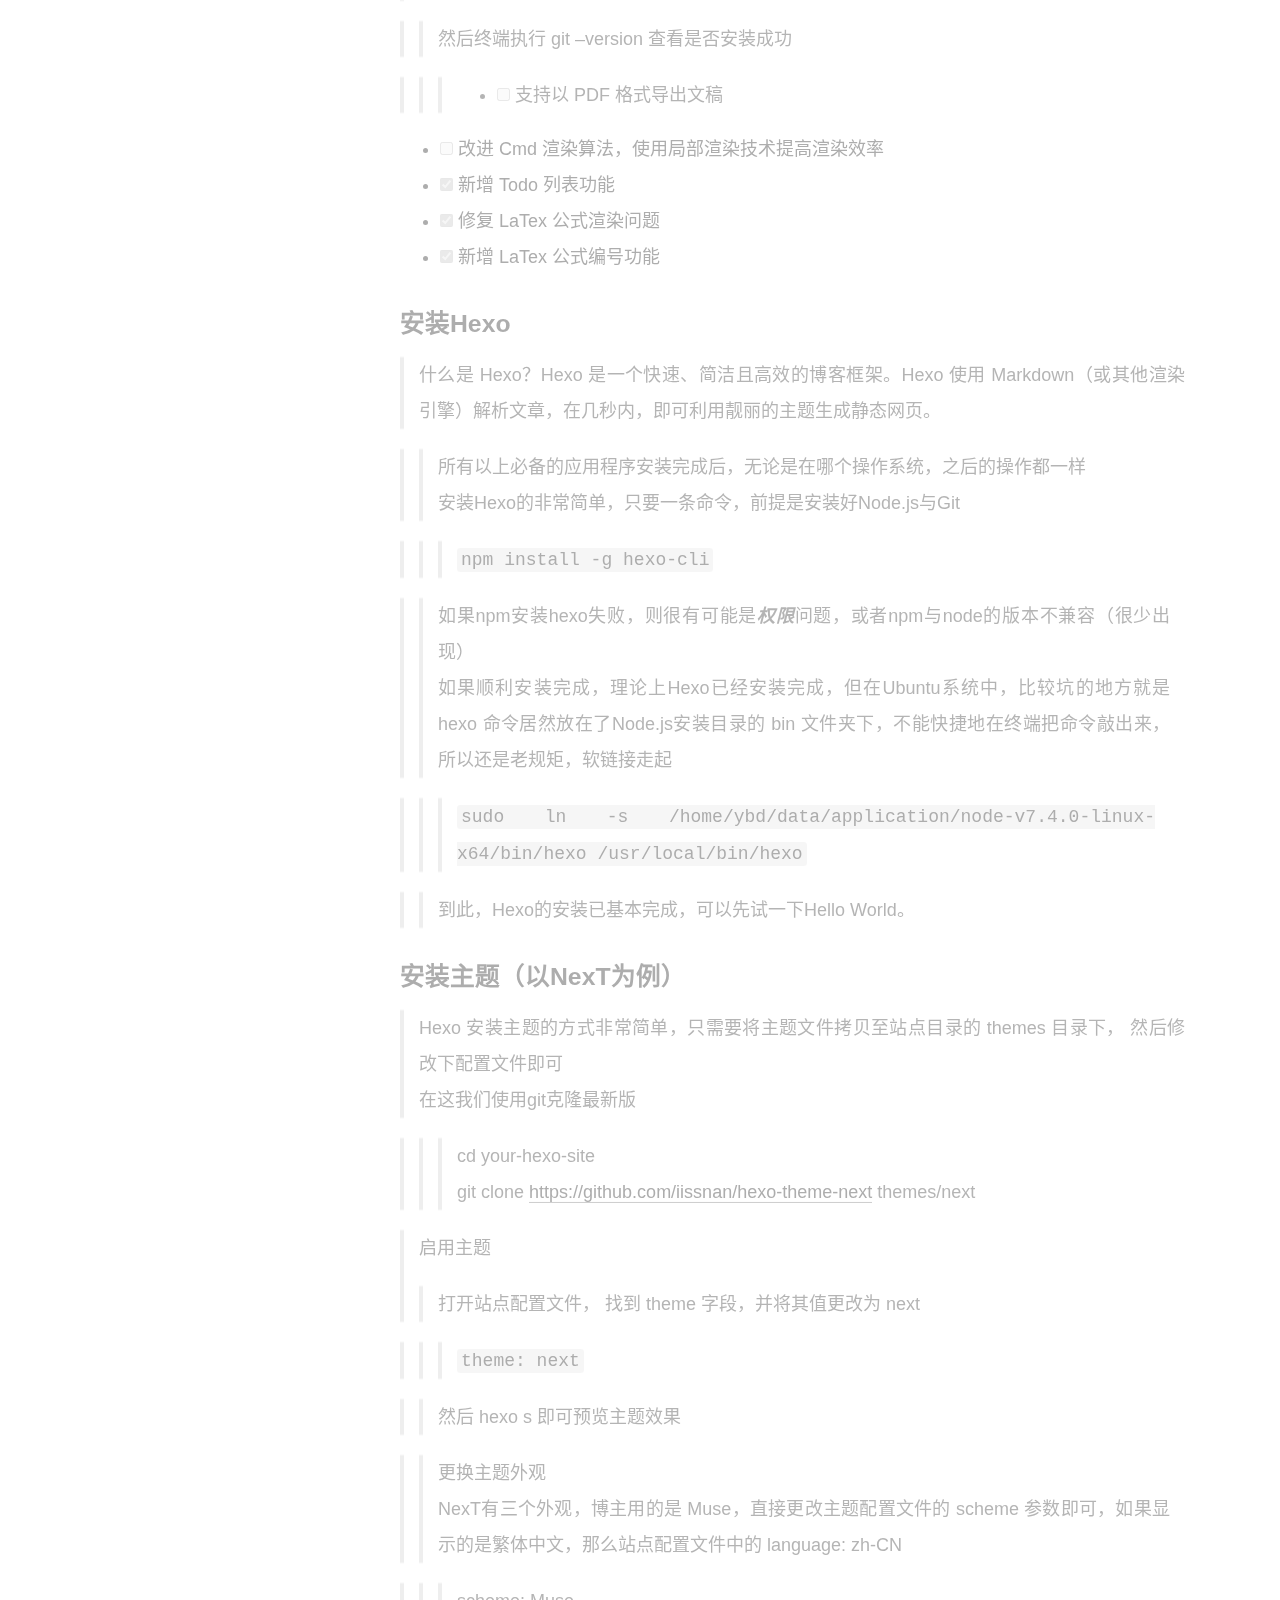
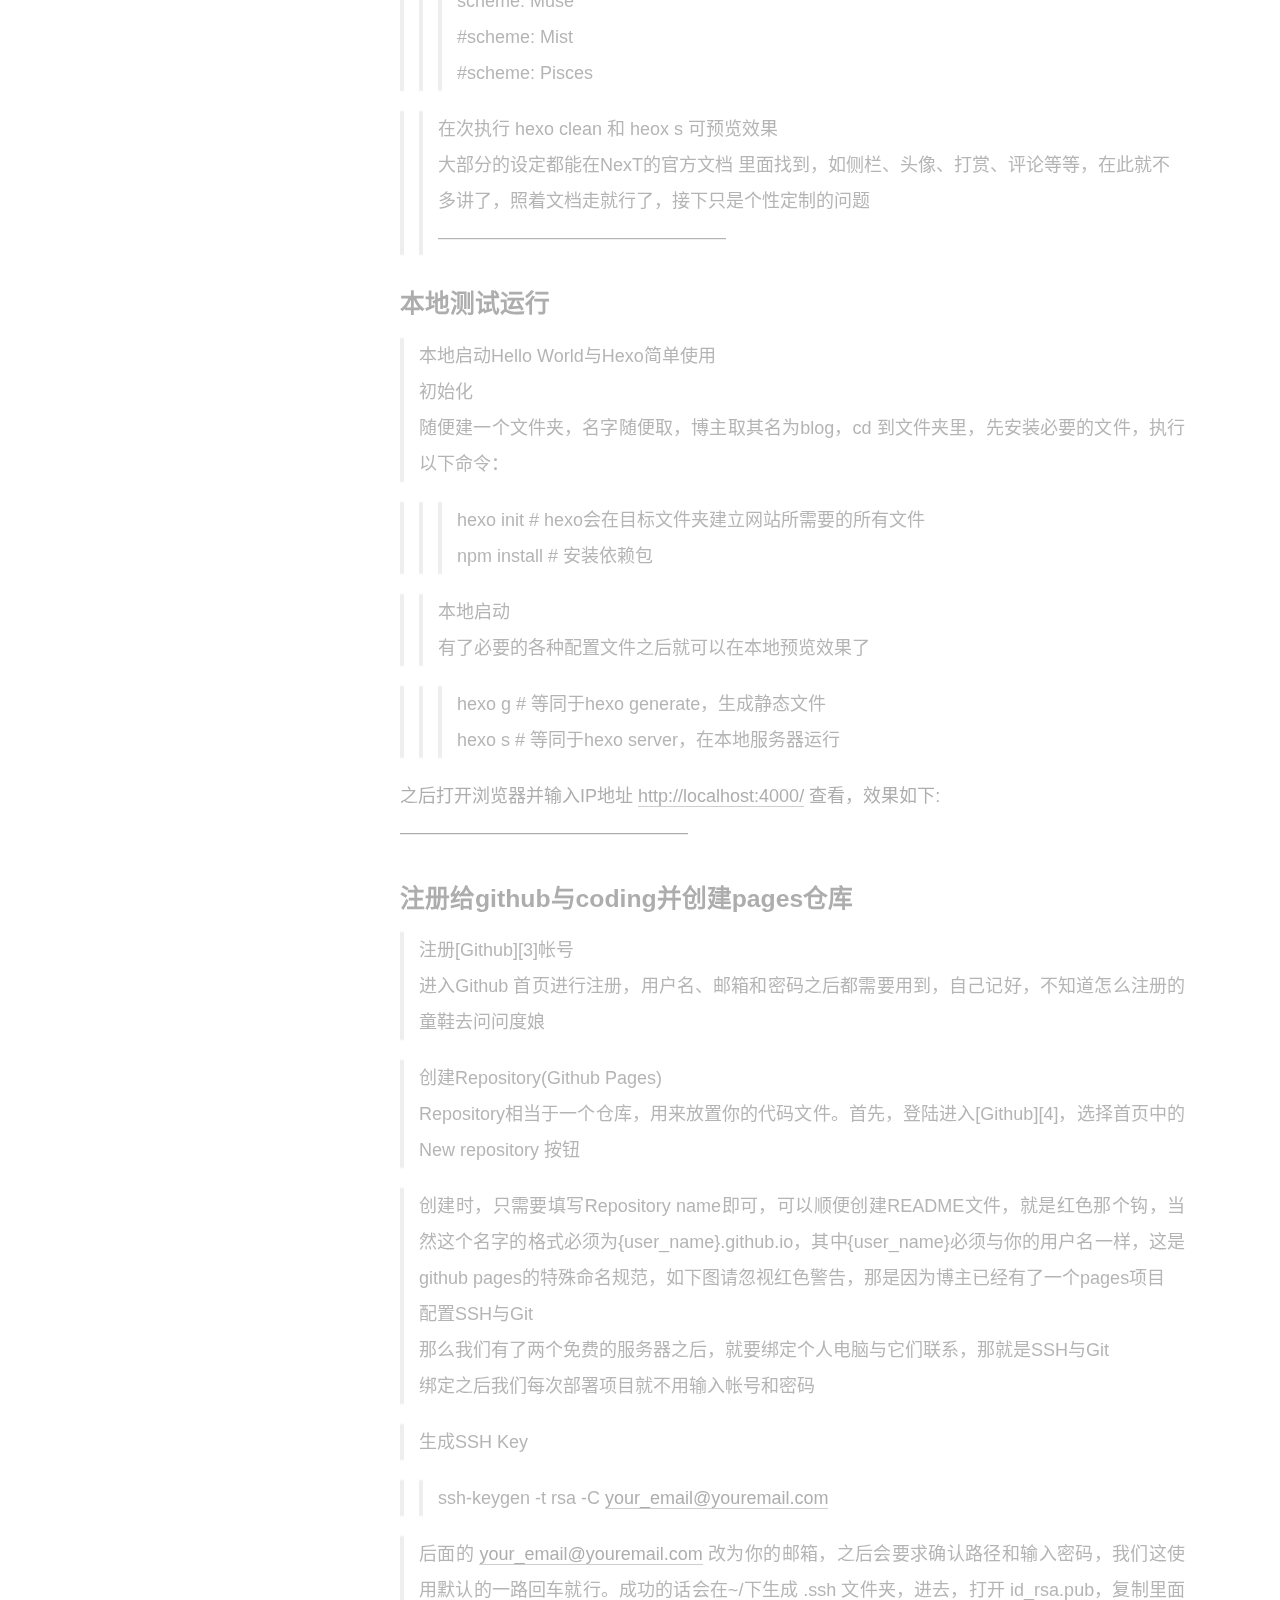
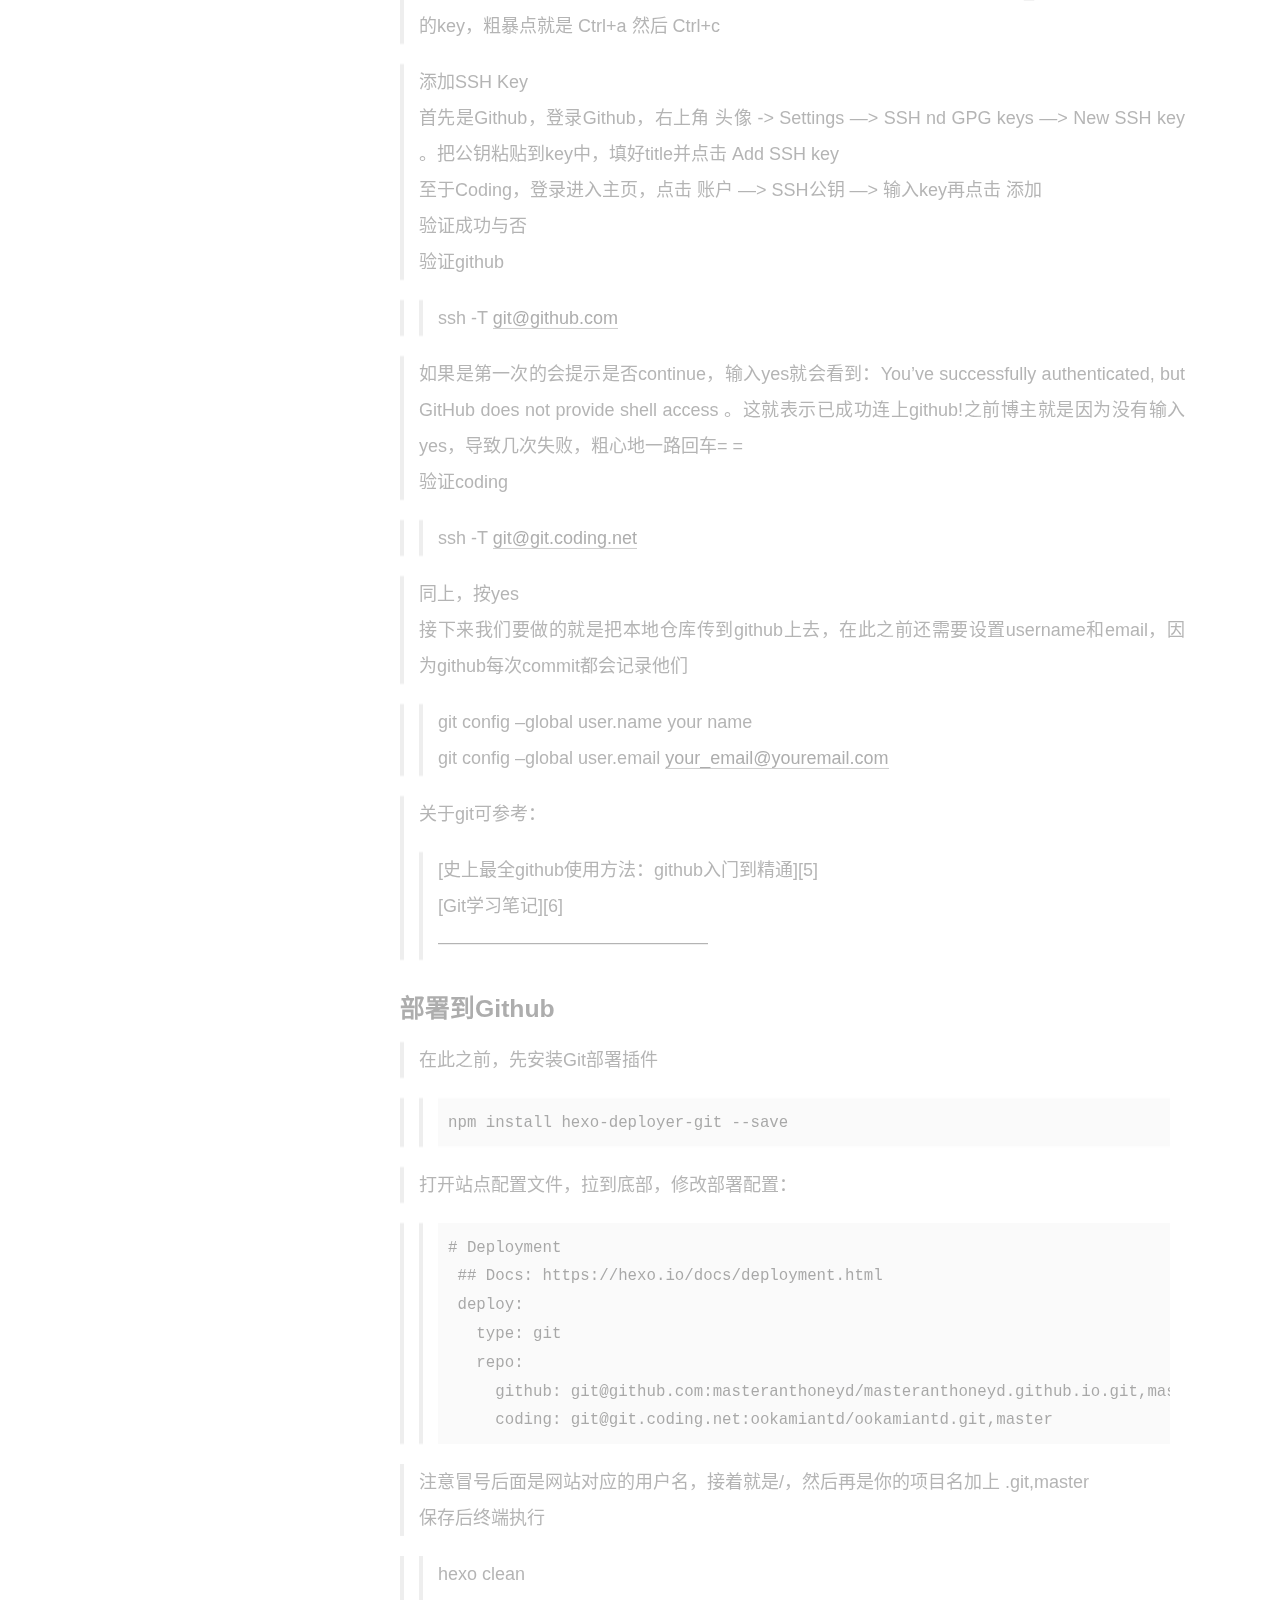
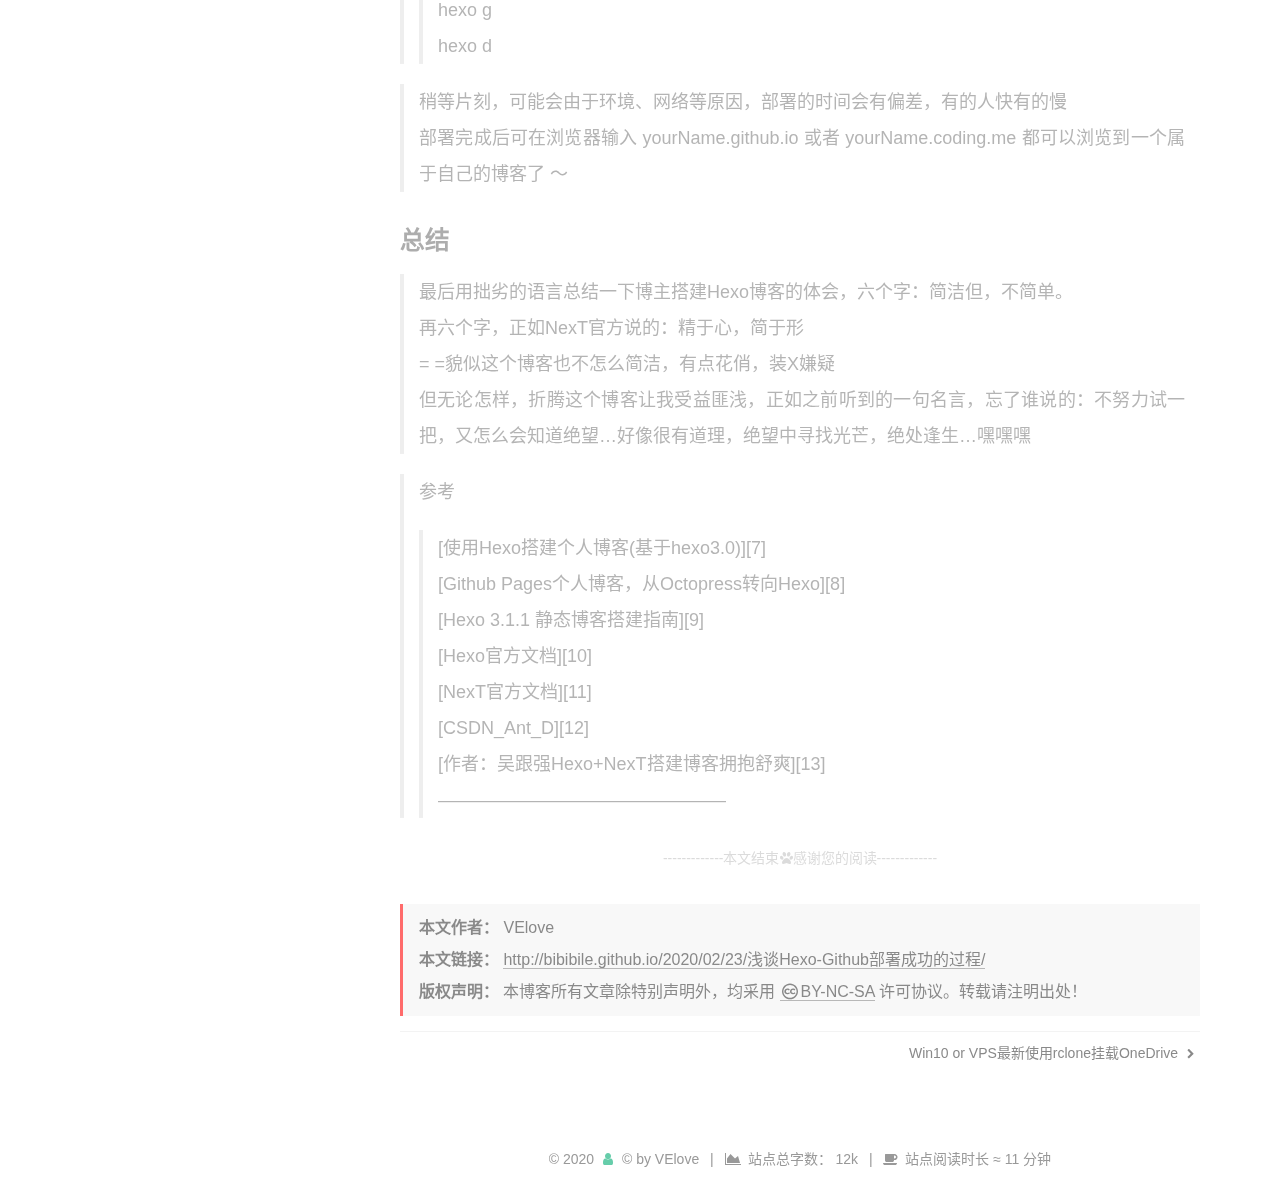
<file: 2020/02/23/浅谈Hexo-Github部署成功的过程/index.html>
<!DOCTYPE html>
<html lang="zh-CN">
<head>
  <meta charset="UTF-8">
<meta name="viewport" content="width=device-width, initial-scale=1, maximum-scale=2">
<meta name="theme-color" content="#222">
<meta name="generator" content="Hexo 4.2.0">
  <link rel="apple-touch-icon" sizes="180x180" href="/images/apple-touch-icon-next.png">
  <link rel="icon" type="image/png" sizes="32x32" href="/images/favicon-32x32-next.png">
  <link rel="icon" type="image/png" sizes="16x16" href="/images/favicon-16x16-next.png">
  <link rel="mask-icon" href="/images/logo.svg" color="#222">

<link rel="stylesheet" href="/css/main.css">


<link rel="stylesheet" href="/lib/font-awesome/css/font-awesome.min.css">

<script id="hexo-configurations">
    var NexT = window.NexT || {};
    var CONFIG = {"hostname":"bibibile.github.io","root":"/","scheme":"Muse","version":"7.7.1","exturl":false,"sidebar":{"position":"left","display":"post","padding":18,"offset":12,"onmobile":false},"copycode":{"enable":false,"show_result":false,"style":null},"back2top":{"enable":true,"sidebar":false,"scrollpercent":true},"bookmark":{"enable":false,"color":"#222","save":"auto"},"fancybox":false,"mediumzoom":false,"lazyload":false,"pangu":false,"comments":{"style":"tabs","active":null,"storage":true,"lazyload":false,"nav":null},"algolia":{"hits":{"per_page":10},"labels":{"input_placeholder":"Search for Posts","hits_empty":"We didn't find any results for the search: ${query}","hits_stats":"${hits} results found in ${time} ms"}},"localsearch":{"enable":false,"trigger":"auto","top_n_per_article":1,"unescape":false,"preload":false},"motion":{"enable":true,"async":false,"transition":{"post_block":"fadeIn","post_header":"slideDownIn","post_body":"slideDownIn","coll_header":"slideLeftIn","sidebar":"slideUpIn"}}};
  </script>

  <meta name="description" content="浅谈Hexo+Github部署成功的过程 萌真是个小白，真的是复制-粘贴 代码完成Hexo的部署到同步Github，脑阔到现在还在痛,其实走了遍后基本流程思路还是挺清晰的：Hexo博客搭建的基础大致流程为：安装Node.js →安装Git → 安装Hexo → 安装主题 → 本地测试运行 → 注册给github与coding并创建pages仓库 → 部署   安装Node.js 安装Git 安装H">
<meta property="og:type" content="article">
<meta property="og:title" content="浅谈Hexo+Github部署成功的过程">
<meta property="og:url" content="http://bibibile.github.io/2020/02/23/%E6%B5%85%E8%B0%88Hexo-Github%E9%83%A8%E7%BD%B2%E6%88%90%E5%8A%9F%E7%9A%84%E8%BF%87%E7%A8%8B/index.html">
<meta property="og:site_name" content="VElove">
<meta property="og:description" content="浅谈Hexo+Github部署成功的过程 萌真是个小白，真的是复制-粘贴 代码完成Hexo的部署到同步Github，脑阔到现在还在痛,其实走了遍后基本流程思路还是挺清晰的：Hexo博客搭建的基础大致流程为：安装Node.js →安装Git → 安装Hexo → 安装主题 → 本地测试运行 → 注册给github与coding并创建pages仓库 → 部署   安装Node.js 安装Git 安装H">
<meta property="og:locale" content="zh_CN">
<meta property="article:published_time" content="2020-02-23T06:32:47.000Z">
<meta property="article:modified_time" content="2020-02-23T14:24:40.000Z">
<meta property="article:author" content="VElove">
<meta name="twitter:card" content="summary">

<link rel="canonical" href="http://bibibile.github.io/2020/02/23/%E6%B5%85%E8%B0%88Hexo-Github%E9%83%A8%E7%BD%B2%E6%88%90%E5%8A%9F%E7%9A%84%E8%BF%87%E7%A8%8B/">


<script id="page-configurations">
  // https://hexo.io/docs/variables.html
  CONFIG.page = {
    sidebar: "",
    isHome: false,
    isPost: true
  };
</script>

  <title>浅谈Hexo+Github部署成功的过程 | VElove</title>
  






  <noscript>
  <style>
  .use-motion .brand,
  .use-motion .menu-item,
  .sidebar-inner,
  .use-motion .post-block,
  .use-motion .pagination,
  .use-motion .comments,
  .use-motion .post-header,
  .use-motion .post-body,
  .use-motion .collection-header { opacity: initial; }

  .use-motion .site-title,
  .use-motion .site-subtitle {
    opacity: initial;
    top: initial;
  }

  .use-motion .logo-line-before i { left: initial; }
  .use-motion .logo-line-after i { right: initial; }
  </style>
</noscript>

</head>

<body itemscope itemtype="http://schema.org/WebPage">
  <div class="container use-motion">
    <div class="headband"></div>

    <header class="header" itemscope itemtype="http://schema.org/WPHeader">
      <div class="header-inner"><div class="site-brand-container">
  <div class="site-nav-toggle">
    <div class="toggle" aria-label="切换导航栏">
      <span class="toggle-line toggle-line-first"></span>
      <span class="toggle-line toggle-line-middle"></span>
      <span class="toggle-line toggle-line-last"></span>
    </div>
  </div>

  <div class="site-meta">

    <div>
      <a href="/" class="brand" rel="start">
        <span class="logo-line-before"><i></i></span>
        <span class="site-title">VElove</span>
        <span class="logo-line-after"><i></i></span>
      </a>
    </div>
  </div>

  <div class="site-nav-right"></div>
</div>


<nav class="site-nav">
  
  <ul id="menu" class="menu">
        <li class="menu-item menu-item-home">

    <a href="/" rel="section"><i class="fa fa-fw fa-home"></i>首页</a>

  </li>
        <li class="menu-item menu-item-tags">

    <a href="/tags/" rel="section"><i class="fa fa-fw fa-tags"></i>标签<span class="badge">0</span></a>

  </li>
        <li class="menu-item menu-item-categories">

    <a href="/categories/" rel="section"><i class="fa fa-fw fa-th"></i>分类<span class="badge">0</span></a>

  </li>
        <li class="menu-item menu-item-archives">

    <a href="/archives/" rel="section"><i class="fa fa-fw fa-archive"></i>归档<span class="badge">3</span></a>

  </li>
        <li class="menu-item menu-item-about">

    <a href="/about/" rel="section"><i class="fa fa-fw fa-user"></i>关于</a>

  </li>
  </ul>

</nav>
</div>
    </header>

    
  <div class="back-to-top">
    <i class="fa fa-arrow-up"></i>
    <span>0%</span>
  </div>


    <main class="main">
      <div class="main-inner">
        <div class="content-wrap">
          

          <div class="content">
            

  <div class="posts-expand">
      
  
  
  <article itemscope itemtype="http://schema.org/Article" class="post-block " lang="zh-CN">
    <link itemprop="mainEntityOfPage" href="http://bibibile.github.io/2020/02/23/%E6%B5%85%E8%B0%88Hexo-Github%E9%83%A8%E7%BD%B2%E6%88%90%E5%8A%9F%E7%9A%84%E8%BF%87%E7%A8%8B/">

    <span hidden itemprop="author" itemscope itemtype="http://schema.org/Person">
      <meta itemprop="image" content="/images/xiaoyige.gif">
      <meta itemprop="name" content="VElove">
      <meta itemprop="description" content="心中有猛虎却细嗅蔷薇">
    </span>

    <span hidden itemprop="publisher" itemscope itemtype="http://schema.org/Organization">
      <meta itemprop="name" content="VElove">
    </span>
      <header class="post-header">
        <h1 class="post-title" itemprop="name headline">
          浅谈Hexo+Github部署成功的过程
        </h1>

        <div class="post-meta">
            <span class="post-meta-item">
              <span class="post-meta-item-icon">
                <i class="fa fa-calendar-o"></i>
              </span>
              <span class="post-meta-item-text">发表于</span>
              

              <time title="创建时间：2020-02-23 14:32:47 / 修改时间：22:24:40" itemprop="dateCreated datePublished" datetime="2020-02-23T14:32:47+08:00">2020-02-23</time>
            </span>

          <br>
            <span class="post-meta-item" title="本文字数">
              <span class="post-meta-item-icon">
                <i class="fa fa-file-word-o"></i>
              </span>
                <span class="post-meta-item-text">本文字数：</span>
              <span>4.4k</span>
            </span>
            <span class="post-meta-item" title="阅读时长">
              <span class="post-meta-item-icon">
                <i class="fa fa-clock-o"></i>
              </span>
                <span class="post-meta-item-text">阅读时长 &asymp;</span>
              <span>4 分钟</span>
            </span>

        </div>
      </header>

    
    
    
    <div class="post-body" itemprop="articleBody">

      
        <h1 id="浅谈Hexo-Github部署成功的过程"><a href="#浅谈Hexo-Github部署成功的过程" class="headerlink" title="浅谈Hexo+Github部署成功的过程"></a>浅谈Hexo+Github部署成功的过程</h1><hr>
<p>萌真是个小白，真的是复制-粘贴 代码完成Hexo的部署到同步Github，脑阔到现在还在痛,其实走了遍后基本流程思路还是挺清晰的：<br>Hexo博客搭建的基础大致流程为：<br>安装Node.js →安装Git → 安装Hexo → 安装主题 → 本地测试运行 → 注册给github与coding并创建pages仓库 → 部署</p>
<blockquote>
<ul>
<li>安装Node.js</li>
<li>安装Git</li>
<li>安装Hexo</li>
<li>安装主题</li>
<li>本地测试运行</li>
<li>注册给github与coding并创建pages仓库</li>
<li>部署</li>
</ul>
</blockquote>
<a id="more"></a>

<h2 id="安装Node-js"><a href="#安装Node-js" class="headerlink" title="安装Node.js"></a><a href="https://www.zybuluo.com/cmd/" target="_blank" rel="noopener">安装Node.js</a></h2><blockquote>
<p>Node.js的安装有很多种方式，Hexo的官方文档 建议是用nvm 安装，但好多人都说不行，所以找了另外两种方式安装<br>windows的童鞋可参考安装[Node.js][1]。</p>
</blockquote>
<hr>
<blockquote>
<p>方法一：二进制包直接解压配置</p>
<blockquote>
<p> 在node.js的官网 下载二进制包来安装的，下载过后，解压，设置软链接，要不然每次都执行命令都要加上路径，好麻烦</p>
</blockquote>
</blockquote>
<blockquote>
<blockquote>
<p>   sudo ln -s /home/ybd/Data/soft/application/node-v6.2.0-linux-x64/bin/node /usr/local/bin/node</p>
</blockquote>
</blockquote>
<blockquote>
<blockquote>
<p>   sudo ln -s /home/ybd/Data/soft/application/node-v6.2.0-linux-x64/bin/npm /usr/local/bin/npm</p>
</blockquote>
</blockquote>
<p>注意！源文件要写绝对路径，否则会报错：链接层数过多。也可以直接将node可执行文件拷贝到 /usr/local/bin 目录下。</p>
<p>接下来就可以查看是否成功配置了</p>
<blockquote>
<blockquote>
<p>node -v<br>npm -v</p>
</blockquote>
</blockquote>
<blockquote>
<p>方法二：换源下载</p>
<blockquote>
<p>安装 6.x 版本：</p>
</blockquote>
</blockquote>
<blockquote>
<blockquote>
<pre><code>curl -sL https://deb.nodesource.com/setup_6.x | sudo -E bash -
sudo apt-get install -y nodejs</code></pre></blockquote>
</blockquote>
<blockquote>
<blockquote>
<p>安装 8.x 版本：</p>
</blockquote>
</blockquote>
<blockquote>
<blockquote>
<blockquote>
<pre><code>curl -sL https://deb.nodesource.com/setup_8.x | sudo -E bash -
sudo apt-get install -y nodejs</code></pre></blockquote>
</blockquote>
</blockquote>
<blockquote>
<blockquote>
<p>npm 更换淘宝镜像：</p>
</blockquote>
</blockquote>
<blockquote>
<blockquote>
<blockquote>
<pre><code>npm config set registry https://registry.npm.taobao.org/</code></pre></blockquote>
</blockquote>
</blockquote>
<blockquote>
<p>方法三：源文件编译安装<br>在安装前，首先需要配置安g++编译器</p>
</blockquote>
<blockquote>
<blockquote>
<p>   sudo apt-get install build-essential</p>
</blockquote>
</blockquote>
<blockquote>
<blockquote>
<blockquote>
<p> 去官网 下载源代码，选择最后一项，Source Code<br>解压到某一目录，然后进入此目录,依次执行以下3条命令</p>
</blockquote>
</blockquote>
</blockquote>
<blockquote>
<blockquote>
<blockquote>
<blockquote>
<pre><code>./configure
 make
sudo make install</code></pre></blockquote>
</blockquote>
</blockquote>
</blockquote>
<p>执行以下命令，检测是否已经装好node.js</p>
<pre><code>node -v</code></pre><p>npm安装，一条命令即可解决</p>
<pre><code>curl http://npmjs.org/install.sh | sudo sh</code></pre><h2 id="安装-Git-2"><a href="#安装-Git-2" class="headerlink" title="安装[Git][2]"></a>安装[Git][2]</h2><blockquote>
<p>Ubuntu系统下安装Git非常简单，只需一条命令：</p>
</blockquote>
<blockquote>
<blockquote>
<p> sudo apt-get install git</p>
</blockquote>
</blockquote>
<blockquote>
<p>windows下就直接到Git官网 下载安装即可</p>
</blockquote>
<blockquote>
<blockquote>
<p>然后终端执行 git –version 查看是否安装成功</p>
</blockquote>
</blockquote>
<blockquote>
<blockquote>
<blockquote>
<ul>
<li><input disabled="" type="checkbox"> 支持以 PDF 格式导出文稿</li>
</ul>
</blockquote>
</blockquote>
</blockquote>
<ul>
<li><input disabled="" type="checkbox"> 改进 Cmd 渲染算法，使用局部渲染技术提高渲染效率</li>
<li><input checked="" disabled="" type="checkbox"> 新增 Todo 列表功能</li>
<li><input checked="" disabled="" type="checkbox"> 修复 LaTex 公式渲染问题</li>
<li><input checked="" disabled="" type="checkbox"> 新增 LaTex 公式编号功能</li>
</ul>
<h2 id="安装Hexo"><a href="#安装Hexo" class="headerlink" title="安装Hexo"></a>安装Hexo</h2><blockquote>
<p>什么是 Hexo？Hexo 是一个快速、简洁且高效的博客框架。Hexo 使用 Markdown（或其他渲染引擎）解析文章，在几秒内，即可利用靓丽的主题生成静态网页。</p>
</blockquote>
<blockquote>
<blockquote>
<p>所有以上必备的应用程序安装完成后，无论是在哪个操作系统，之后的操作都一样<br>安装Hexo的非常简单，只要一条命令，前提是安装好Node.js与Git</p>
</blockquote>
</blockquote>
<blockquote>
<blockquote>
<blockquote>
<p><code>npm install -g hexo-cli</code></p>
</blockquote>
</blockquote>
</blockquote>
<blockquote>
<blockquote>
<p>如果npm安装hexo失败，则很有可能是<strong><em>权限</em></strong>问题，或者npm与node的版本不兼容（很少出现）<br>如果顺利安装完成，理论上Hexo已经安装完成，但在Ubuntu系统中，比较坑的地方就是 hexo 命令居然放在了Node.js安装目录的 bin 文件夹下，不能快捷地在终端把命令敲出来，所以还是老规矩，软链接走起</p>
</blockquote>
</blockquote>
<blockquote>
<blockquote>
<blockquote>
<p><code>sudo ln -s /home/ybd/data/application/node-v7.4.0-linux-x64/bin/hexo /usr/local/bin/hexo</code></p>
</blockquote>
</blockquote>
</blockquote>
<blockquote>
<blockquote>
<p>到此，Hexo的安装已基本完成，可以先试一下Hello World。</p>
</blockquote>
</blockquote>
<h2 id="安装主题（以NexT为例）"><a href="#安装主题（以NexT为例）" class="headerlink" title="安装主题（以NexT为例）"></a>安装主题（以NexT为例）</h2><blockquote>
<p>Hexo 安装主题的方式非常简单，只需要将主题文件拷贝至站点目录的 themes 目录下， 然后修改下配置文件即可<br>在这我们使用git克隆最新版</p>
</blockquote>
<blockquote>
<blockquote>
<blockquote>
<p>   cd your-hexo-site<br>    git clone <a href="https://github.com/iissnan/hexo-theme-next" target="_blank" rel="noopener">https://github.com/iissnan/hexo-theme-next</a> themes/next</p>
</blockquote>
</blockquote>
</blockquote>
<blockquote>
<p>启用主题</p>
<blockquote>
<p>打开站点配置文件， 找到 theme 字段，并将其值更改为 next</p>
</blockquote>
</blockquote>
<blockquote>
<blockquote>
<blockquote>
<p><code>theme: next</code></p>
</blockquote>
</blockquote>
</blockquote>
<blockquote>
<blockquote>
<p>然后 hexo s 即可预览主题效果</p>
</blockquote>
</blockquote>
<blockquote>
<blockquote>
<p>更换主题外观<br>NexT有三个外观，博主用的是 Muse，直接更改主题配置文件的 scheme 参数即可，如果显示的是繁体中文，那么站点配置文件中的 language: zh-CN</p>
</blockquote>
</blockquote>
<blockquote>
<blockquote>
<blockquote>
<p>   scheme: Muse<br>    #scheme: Mist<br>    #scheme: Pisces</p>
</blockquote>
</blockquote>
</blockquote>
<blockquote>
<blockquote>
<p>在次执行 hexo clean 和 heox s 可预览效果<br>大部分的设定都能在NexT的官方文档 里面找到，如侧栏、头像、打赏、评论等等，在此就不多讲了，照着文档走就行了，接下只是个性定制的问题<br>————————————————</p>
</blockquote>
</blockquote>
<h2 id="本地测试运行"><a href="#本地测试运行" class="headerlink" title="本地测试运行"></a>本地测试运行</h2><blockquote>
<p>本地启动Hello World与Hexo简单使用<br>初始化<br>随便建一个文件夹，名字随便取，博主取其名为blog，cd 到文件夹里，先安装必要的文件，执行以下命令：</p>
</blockquote>
<blockquote>
<blockquote>
<blockquote>
<p>   hexo init  # hexo会在目标文件夹建立网站所需要的所有文件<br>    npm install  # 安装依赖包</p>
</blockquote>
</blockquote>
</blockquote>
<blockquote>
<blockquote>
<p>本地启动<br>有了必要的各种配置文件之后就可以在本地预览效果了</p>
</blockquote>
</blockquote>
<blockquote>
<blockquote>
<blockquote>
<p>   hexo g # 等同于hexo generate，生成静态文件<br>    hexo s # 等同于hexo server，在本地服务器运行</p>
</blockquote>
</blockquote>
</blockquote>
<p>之后打开浏览器并输入IP地址 <a href="http://localhost:4000/" target="_blank" rel="noopener">http://localhost:4000/</a> 查看，效果如下:<br>————————————————</p>
<h2 id="注册给github与coding并创建pages仓库"><a href="#注册给github与coding并创建pages仓库" class="headerlink" title="注册给github与coding并创建pages仓库"></a>注册给github与coding并创建pages仓库</h2><blockquote>
<p>注册[Github][3]帐号<br>进入Github 首页进行注册，用户名、邮箱和密码之后都需要用到，自己记好，不知道怎么注册的童鞋去问问度娘</p>
</blockquote>
<blockquote>
<p>创建Repository(Github Pages)<br>Repository相当于一个仓库，用来放置你的代码文件。首先，登陆进入[Github][4]，选择首页中的 New repository 按钮</p>
</blockquote>
<blockquote>
<p>创建时，只需要填写Repository name即可，可以顺便创建README文件，就是红色那个钩，当然这个名字的格式必须为{user_name}.github.io，其中{user_name}必须与你的用户名一样，这是github pages的特殊命名规范，如下图请忽视红色警告，那是因为博主已经有了一个pages项目<br>配置SSH与Git<br>那么我们有了两个免费的服务器之后，就要绑定个人电脑与它们联系，那就是SSH与Git<br>绑定之后我们每次部署项目就不用输入帐号和密码</p>
</blockquote>
<blockquote>
<p>生成SSH Key</p>
</blockquote>
<blockquote>
<blockquote>
<p>   ssh-keygen -t rsa -C <a href="mailto:your_email@youremail.com">your_email@youremail.com</a></p>
</blockquote>
</blockquote>
<blockquote>
<p>后面的 <a href="mailto:your_email@youremail.com">your_email@youremail.com</a> 改为你的邮箱，之后会要求确认路径和输入密码，我们这使用默认的一路回车就行。成功的话会在~/下生成 .ssh 文件夹，进去，打开 id_rsa.pub，复制里面的key，粗暴点就是 Ctrl+a 然后 Ctrl+c</p>
</blockquote>
<blockquote>
<p>添加SSH Key<br>首先是Github，登录Github，右上角 头像 -&gt; Settings —&gt; SSH nd GPG keys —&gt; New SSH key 。把公钥粘贴到key中，填好title并点击 Add SSH key<br>至于Coding，登录进入主页，点击 账户 —&gt; SSH公钥 —&gt; 输入key再点击 添加<br>验证成功与否<br>验证github</p>
</blockquote>
<blockquote>
<blockquote>
<p>   ssh -T <a href="mailto:git@github.com">git@github.com</a></p>
</blockquote>
</blockquote>
<blockquote>
<p>如果是第一次的会提示是否continue，输入yes就会看到：You’ve successfully authenticated, but GitHub does not provide shell access 。这就表示已成功连上github!之前博主就是因为没有输入yes，导致几次失败，粗心地一路回车= =<br>验证coding</p>
</blockquote>
<blockquote>
<blockquote>
<p>   ssh -T <a href="mailto:git@git.coding.net">git@git.coding.net</a></p>
</blockquote>
</blockquote>
<blockquote>
<p>同上，按yes<br>接下来我们要做的就是把本地仓库传到github上去，在此之前还需要设置username和email，因为github每次commit都会记录他们</p>
</blockquote>
<blockquote>
<blockquote>
<p>   git config –global user.name your name<br>    git config –global user.email <a href="mailto:your_email@youremail.com">your_email@youremail.com</a></p>
</blockquote>
</blockquote>
<blockquote>
<p>关于git可参考：</p>
<blockquote>
<p>[史上最全github使用方法：github入门到精通][5]<br>[Git学习笔记][6]<br>———————————————</p>
</blockquote>
</blockquote>
<h2 id="部署到Github"><a href="#部署到Github" class="headerlink" title="部署到Github"></a>部署到Github</h2><blockquote>
<p>在此之前，先安装Git部署插件</p>
</blockquote>
<blockquote>
<blockquote>
<pre><code>npm install hexo-deployer-git --save</code></pre></blockquote>
</blockquote>
<blockquote>
<p>打开站点配置文件，拉到底部，修改部署配置：</p>
</blockquote>
<blockquote>
<blockquote>
<blockquote>
</blockquote>
<pre><code># Deployment
 ## Docs: https://hexo.io/docs/deployment.html
 deploy:
   type: git
   repo:
     github: git@github.com:masteranthoneyd/masteranthoneyd.github.io.git,master
     coding: git@git.coding.net:ookamiantd/ookamiantd.git,master</code></pre></blockquote>
</blockquote>
<blockquote>
<p>注意冒号后面是网站对应的用户名，接着就是/，然后再是你的项目名加上 .git,master<br>保存后终端执行</p>
</blockquote>
<blockquote>
<blockquote>
<p>   hexo clean<br>    hexo g<br>    hexo d</p>
</blockquote>
</blockquote>
<blockquote>
<p>稍等片刻，可能会由于环境、网络等原因，部署的时间会有偏差，有的人快有的慢<br>部署完成后可在浏览器输入 yourName.github.io 或者 yourName.coding.me 都可以浏览到一个属于自己的博客了 ～</p>
</blockquote>
<h2 id="总结"><a href="#总结" class="headerlink" title="总结"></a>总结</h2><blockquote>
<p>最后用拙劣的语言总结一下博主搭建Hexo博客的体会，六个字：简洁但，不简单。<br>再六个字，正如NexT官方说的：精于心，简于形<br>= =貌似这个博客也不怎么简洁，有点花俏，装X嫌疑<br>但无论怎样，折腾这个博客让我受益匪浅，正如之前听到的一句名言，忘了谁说的：不努力试一把，又怎么会知道绝望…好像很有道理，绝望中寻找光芒，绝处逢生…嘿嘿嘿</p>
</blockquote>
<blockquote>
<p>参考</p>
<blockquote>
<p>[使用Hexo搭建个人博客(基于hexo3.0)][7]<br>[Github Pages个人博客，从Octopress转向Hexo][8]<br>[Hexo 3.1.1 静态博客搭建指南][9]<br>[Hexo官方文档][10]<br>[NexT官方文档][11]<br>[CSDN_Ant_D][12]<br>[作者：吴跟强Hexo+NexT搭建博客拥抱舒爽][13]<br>————————————————</p>
</blockquote>
</blockquote>

    </div>

    
    
    
<div>
  
    <div>
    
        <div style="text-align:center;color: #ccc;font-size:14px;">-------------本文结束<i class="fa fa-paw"></i>感谢您的阅读-------------</div>
    
</div>
  
</div>
        

<div>
<ul class="post-copyright">
  <li class="post-copyright-author">
    <strong>本文作者： </strong>VElove
  </li>
  <li class="post-copyright-link">
    <strong>本文链接：</strong>
    <a href="http://bibibile.github.io/2020/02/23/%E6%B5%85%E8%B0%88Hexo-Github%E9%83%A8%E7%BD%B2%E6%88%90%E5%8A%9F%E7%9A%84%E8%BF%87%E7%A8%8B/" title="浅谈Hexo+Github部署成功的过程">http://bibibile.github.io/2020/02/23/浅谈Hexo-Github部署成功的过程/</a>
  </li>
  <li class="post-copyright-license">
    <strong>版权声明： </strong>本博客所有文章除特别声明外，均采用 <a href="https://creativecommons.org/licenses/by-nc-sa/4.0/" rel="noopener" target="_blank"><i class="fa fa-fw fa-creative-commons"></i>BY-NC-SA</a> 许可协议。转载请注明出处！
  </li>
</ul>
</div>


      <footer class="post-footer">

        


        
    <div class="post-nav">
      <div class="post-nav-item"></div>
      <div class="post-nav-item">
    <a href="/2020/02/25/Win10-or-VPS%E6%9C%80%E6%96%B0%E4%BD%BF%E7%94%A8rclone%E6%8C%82%E8%BD%BDOneDrive/" rel="next" title="Win10 or VPS最新使用rclone挂载OneDrive">
      Win10 or VPS最新使用rclone挂载OneDrive <i class="fa fa-chevron-right"></i>
    </a></div>
    </div>
      </footer>
    
  </article>
  
  
  

  </div>


          </div>
          

<script>
  window.addEventListener('tabs:register', () => {
    let activeClass = CONFIG.comments.activeClass;
    if (CONFIG.comments.storage) {
      activeClass = localStorage.getItem('comments_active') || activeClass;
    }
    if (activeClass) {
      let activeTab = document.querySelector(`a[href="#comment-${activeClass}"]`);
      if (activeTab) {
        activeTab.click();
      }
    }
  });
  if (CONFIG.comments.storage) {
    window.addEventListener('tabs:click', event => {
      if (!event.target.matches('.tabs-comment .tab-content .tab-pane')) return;
      let commentClass = event.target.classList[1];
      localStorage.setItem('comments_active', commentClass);
    });
  }
</script>

        </div>
          
  
  <div class="toggle sidebar-toggle">
    <span class="toggle-line toggle-line-first"></span>
    <span class="toggle-line toggle-line-middle"></span>
    <span class="toggle-line toggle-line-last"></span>
  </div>

  <aside class="sidebar">
    <div class="sidebar-inner">

      <ul class="sidebar-nav motion-element">
        <li class="sidebar-nav-toc">
          文章目录
        </li>
        <li class="sidebar-nav-overview">
          站点概览
        </li>
      </ul>

      <!--noindex-->
      <div class="post-toc-wrap sidebar-panel">
          <div class="post-toc motion-element"><ol class="nav"><li class="nav-item nav-level-1"><a class="nav-link" href="#浅谈Hexo-Github部署成功的过程"><span class="nav-number">1.</span> <span class="nav-text">浅谈Hexo+Github部署成功的过程</span></a><ol class="nav-child"><li class="nav-item nav-level-2"><a class="nav-link" href="#安装Node-js"><span class="nav-number">1.1.</span> <span class="nav-text">安装Node.js</span></a></li><li class="nav-item nav-level-2"><a class="nav-link" href="#安装-Git-2"><span class="nav-number">1.2.</span> <span class="nav-text">安装[Git][2]</span></a></li><li class="nav-item nav-level-2"><a class="nav-link" href="#安装Hexo"><span class="nav-number">1.3.</span> <span class="nav-text">安装Hexo</span></a></li><li class="nav-item nav-level-2"><a class="nav-link" href="#安装主题（以NexT为例）"><span class="nav-number">1.4.</span> <span class="nav-text">安装主题（以NexT为例）</span></a></li><li class="nav-item nav-level-2"><a class="nav-link" href="#本地测试运行"><span class="nav-number">1.5.</span> <span class="nav-text">本地测试运行</span></a></li><li class="nav-item nav-level-2"><a class="nav-link" href="#注册给github与coding并创建pages仓库"><span class="nav-number">1.6.</span> <span class="nav-text">注册给github与coding并创建pages仓库</span></a></li><li class="nav-item nav-level-2"><a class="nav-link" href="#部署到Github"><span class="nav-number">1.7.</span> <span class="nav-text">部署到Github</span></a></li><li class="nav-item nav-level-2"><a class="nav-link" href="#总结"><span class="nav-number">1.8.</span> <span class="nav-text">总结</span></a></li></ol></li></ol></div>
      </div>
      <!--/noindex-->

      <div class="site-overview-wrap sidebar-panel">
        <div class="site-author motion-element" itemprop="author" itemscope itemtype="http://schema.org/Person">
    <img class="site-author-image" itemprop="image" alt="VElove"
      src="/images/xiaoyige.gif">
  <p class="site-author-name" itemprop="name">VElove</p>
  <div class="site-description" itemprop="description">心中有猛虎却细嗅蔷薇</div>
</div>
<div class="site-state-wrap motion-element">
  <nav class="site-state">
      <div class="site-state-item site-state-posts">
          <a href="/archives/">
        
          <span class="site-state-item-count">3</span>
          <span class="site-state-item-name">日志</span>
        </a>
      </div>
  </nav>
</div>
  <div class="links-of-author motion-element">
      <span class="links-of-author-item">
        <a href="https://github.com/bibibile" title="GitHub → https:&#x2F;&#x2F;github.com&#x2F;bibibile" rel="noopener" target="_blank"><i class="fa fa-fw fa-github"></i>GitHub</a>
      </span>
      <span class="links-of-author-item">
        <a href="mailto:babav5@163.com" title="E-Mail → mailto:babav5@163.com" rel="noopener" target="_blank"><i class="fa fa-fw fa-envelope"></i>E-Mail</a>
      </span>
      <span class="links-of-author-item">
        <a href="https://instagram.com/vvei1" title="Instagram → https:&#x2F;&#x2F;instagram.com&#x2F;vvei1" rel="noopener" target="_blank"><i class="fa fa-fw fa-instagram"></i>Instagram</a>
      </span>
  </div>
  <div class="cc-license motion-element" itemprop="license">
    <a href="https://creativecommons.org/licenses/by-nc-sa/4.0/" class="cc-opacity" rel="noopener" target="_blank"><img src="/images/cc-by-nc-sa.svg" alt="Creative Commons"></a>
  </div>



      </div>

    </div>
  </aside>
  <div id="sidebar-dimmer"></div>


      </div>
    </main>

    <footer class="footer">
      <div class="footer-inner">
        

<div class="copyright">
  
  &copy; 
  <span itemprop="copyrightYear">2020</span>
  <span class="with-love">
    <i class="fa fa-user"></i>
  </span>
  <span class="author" itemprop="copyrightHolder">© by VElove</span>
    <span class="post-meta-divider">|</span>
    <span class="post-meta-item-icon">
      <i class="fa fa-area-chart"></i>
    </span>
      <span class="post-meta-item-text">站点总字数：</span>
    <span title="站点总字数">12k</span>
    <span class="post-meta-divider">|</span>
    <span class="post-meta-item-icon">
      <i class="fa fa-coffee"></i>
    </span>
      <span class="post-meta-item-text">站点阅读时长 &asymp;</span>
    <span title="站点阅读时长">11 分钟</span>
</div>

        








      </div>
    </footer>
  </div>

  
  
  <script color='0,0,255' opacity='0.5' zIndex='-1' count='99' src="/lib/canvas-nest/canvas-nest.min.js"></script>
  <script src="/lib/anime.min.js"></script>
  <script src="/lib/velocity/velocity.min.js"></script>
  <script src="/lib/velocity/velocity.ui.min.js"></script>

<script src="/js/utils.js"></script>

<script src="/js/motion.js"></script>


<script src="/js/schemes/muse.js"></script>


<script src="/js/next-boot.js"></script>




  















  

  

</body>
</html>
<!-- 页面点击小红心 -->
<script type="text/javascript" src="/js/love.js"></script>
</file>
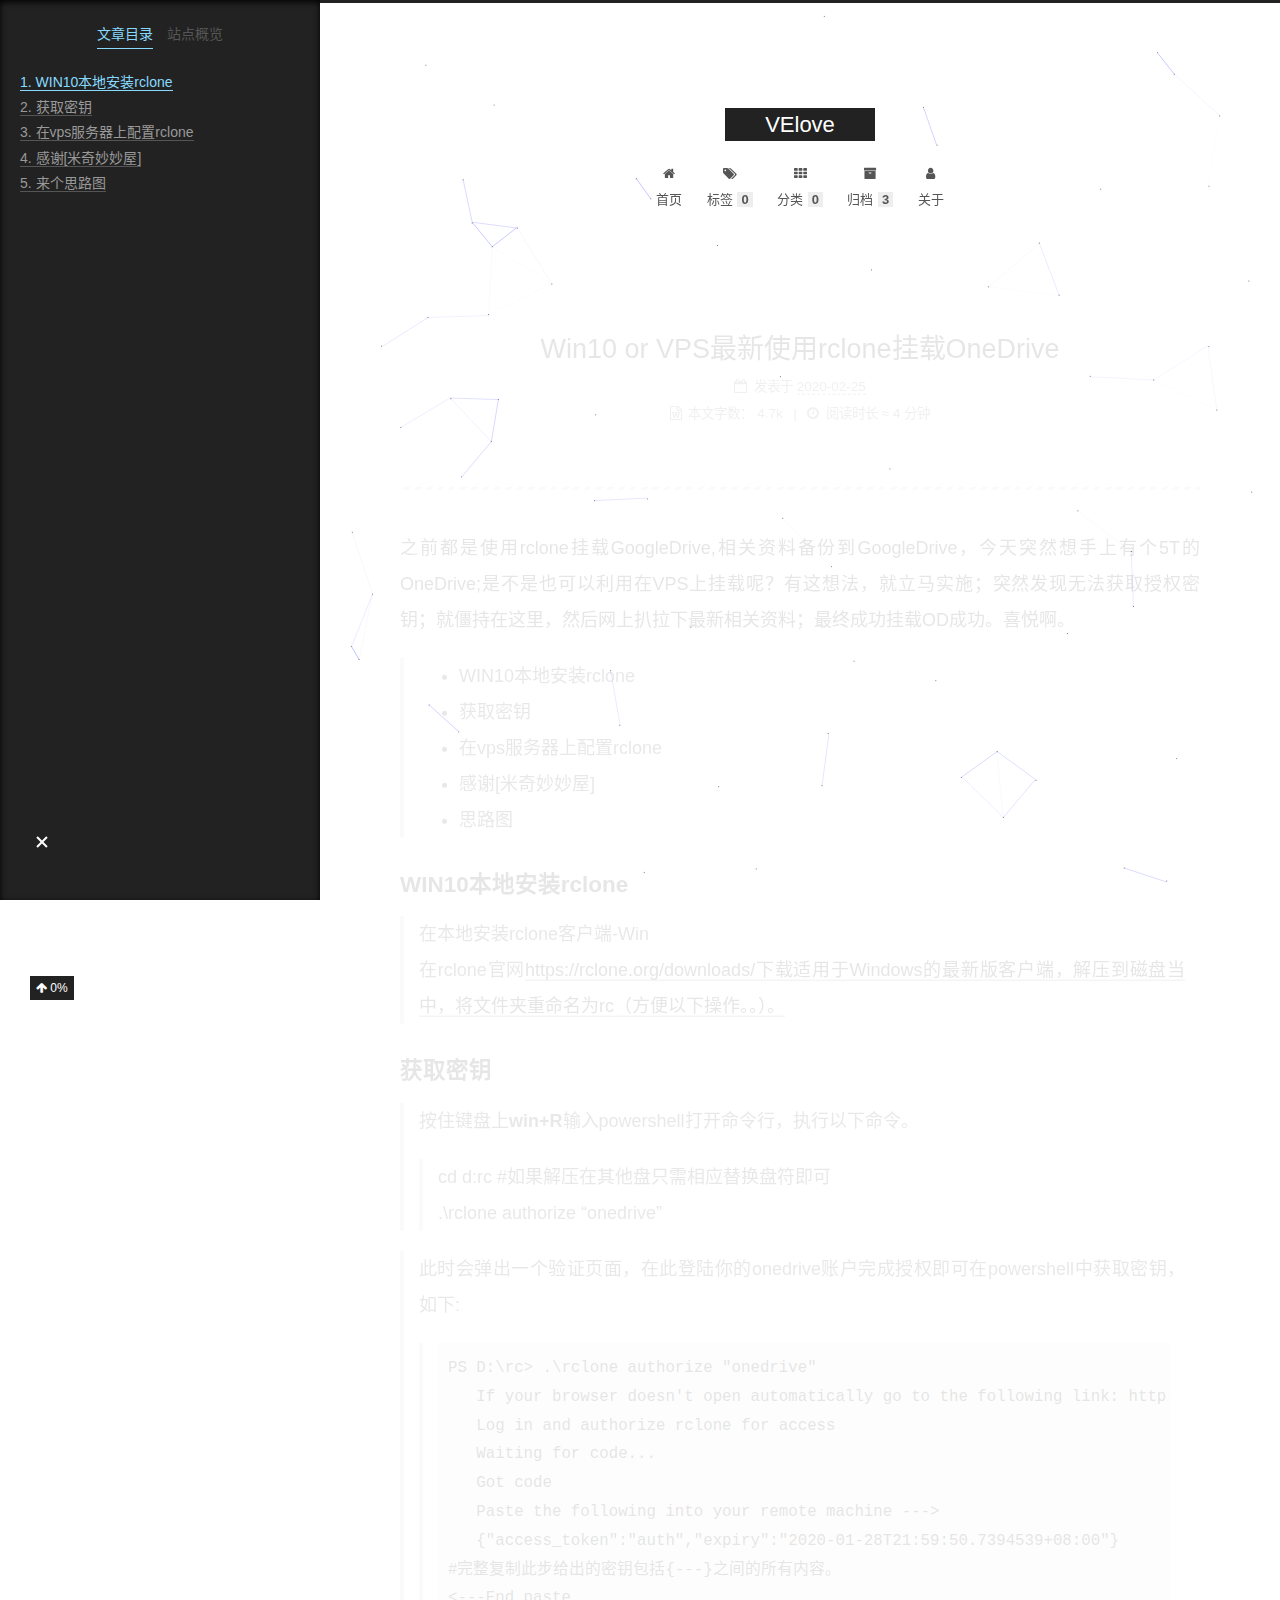
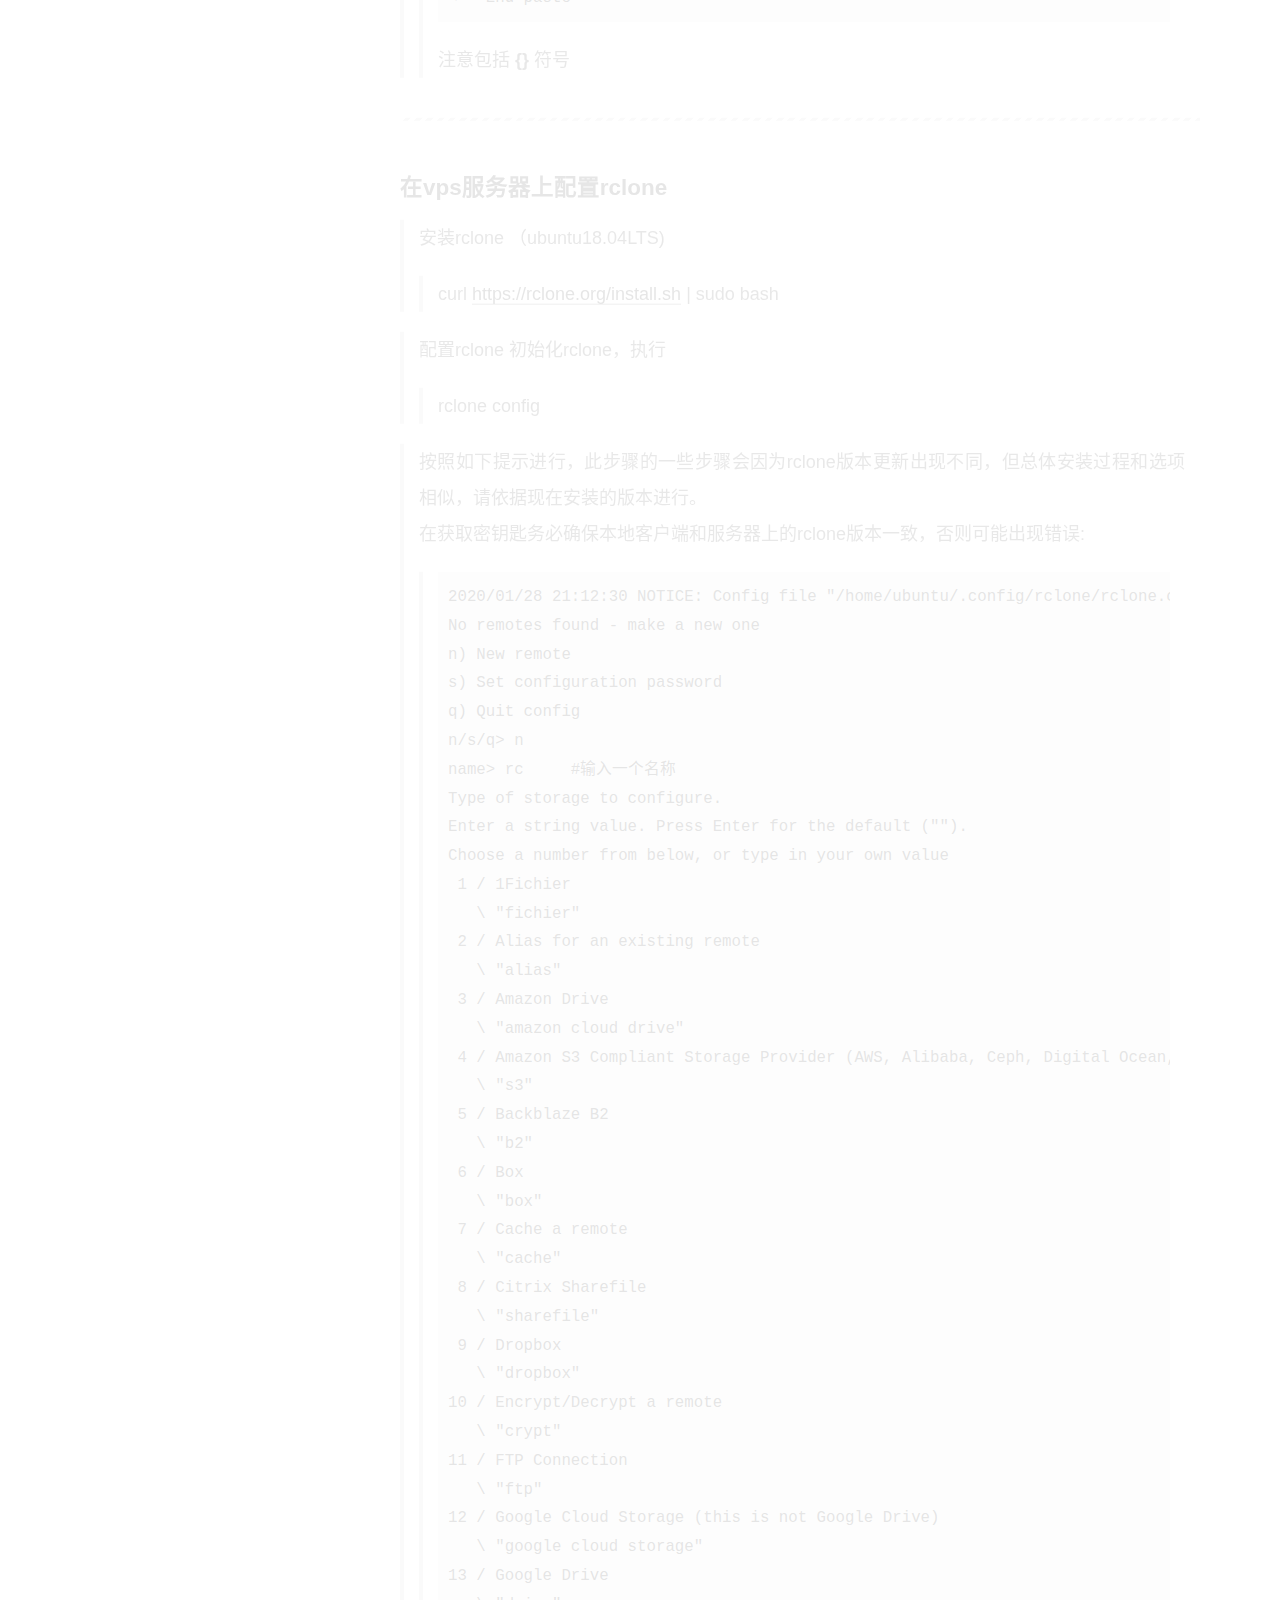
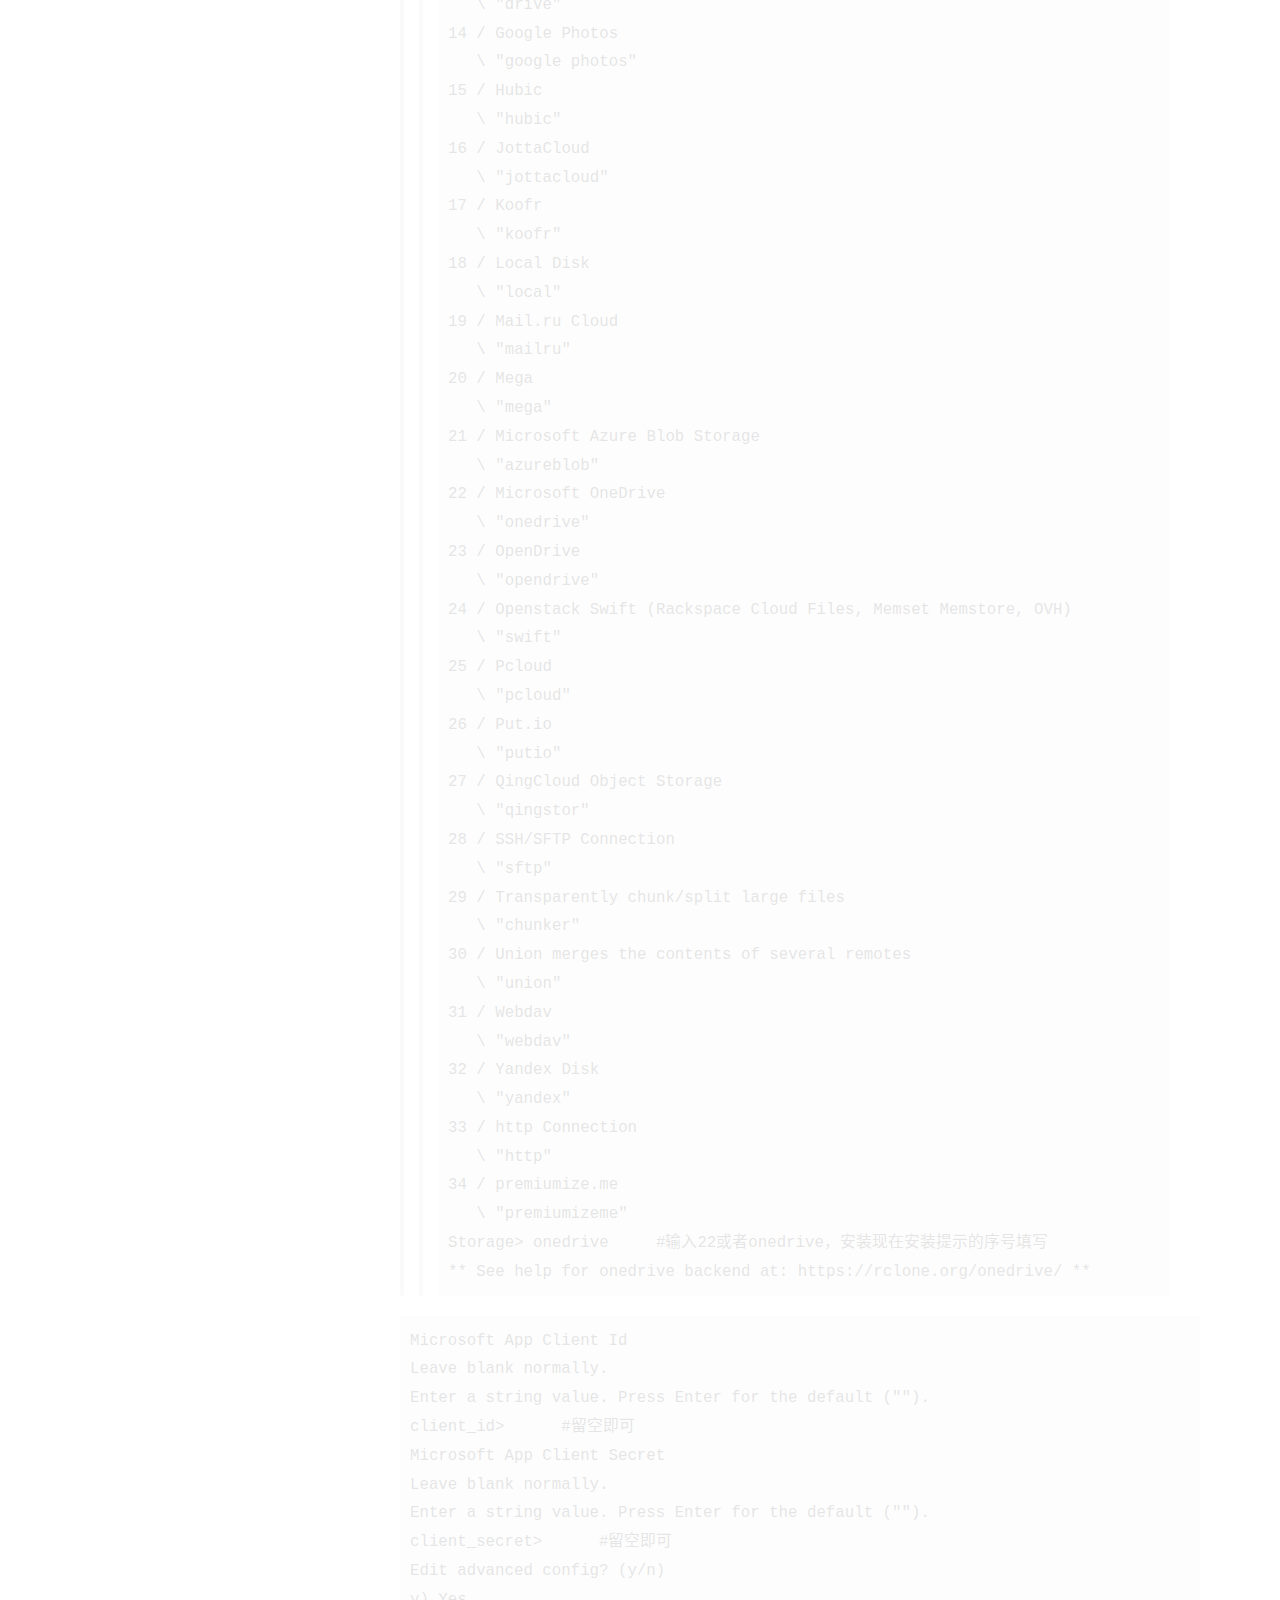
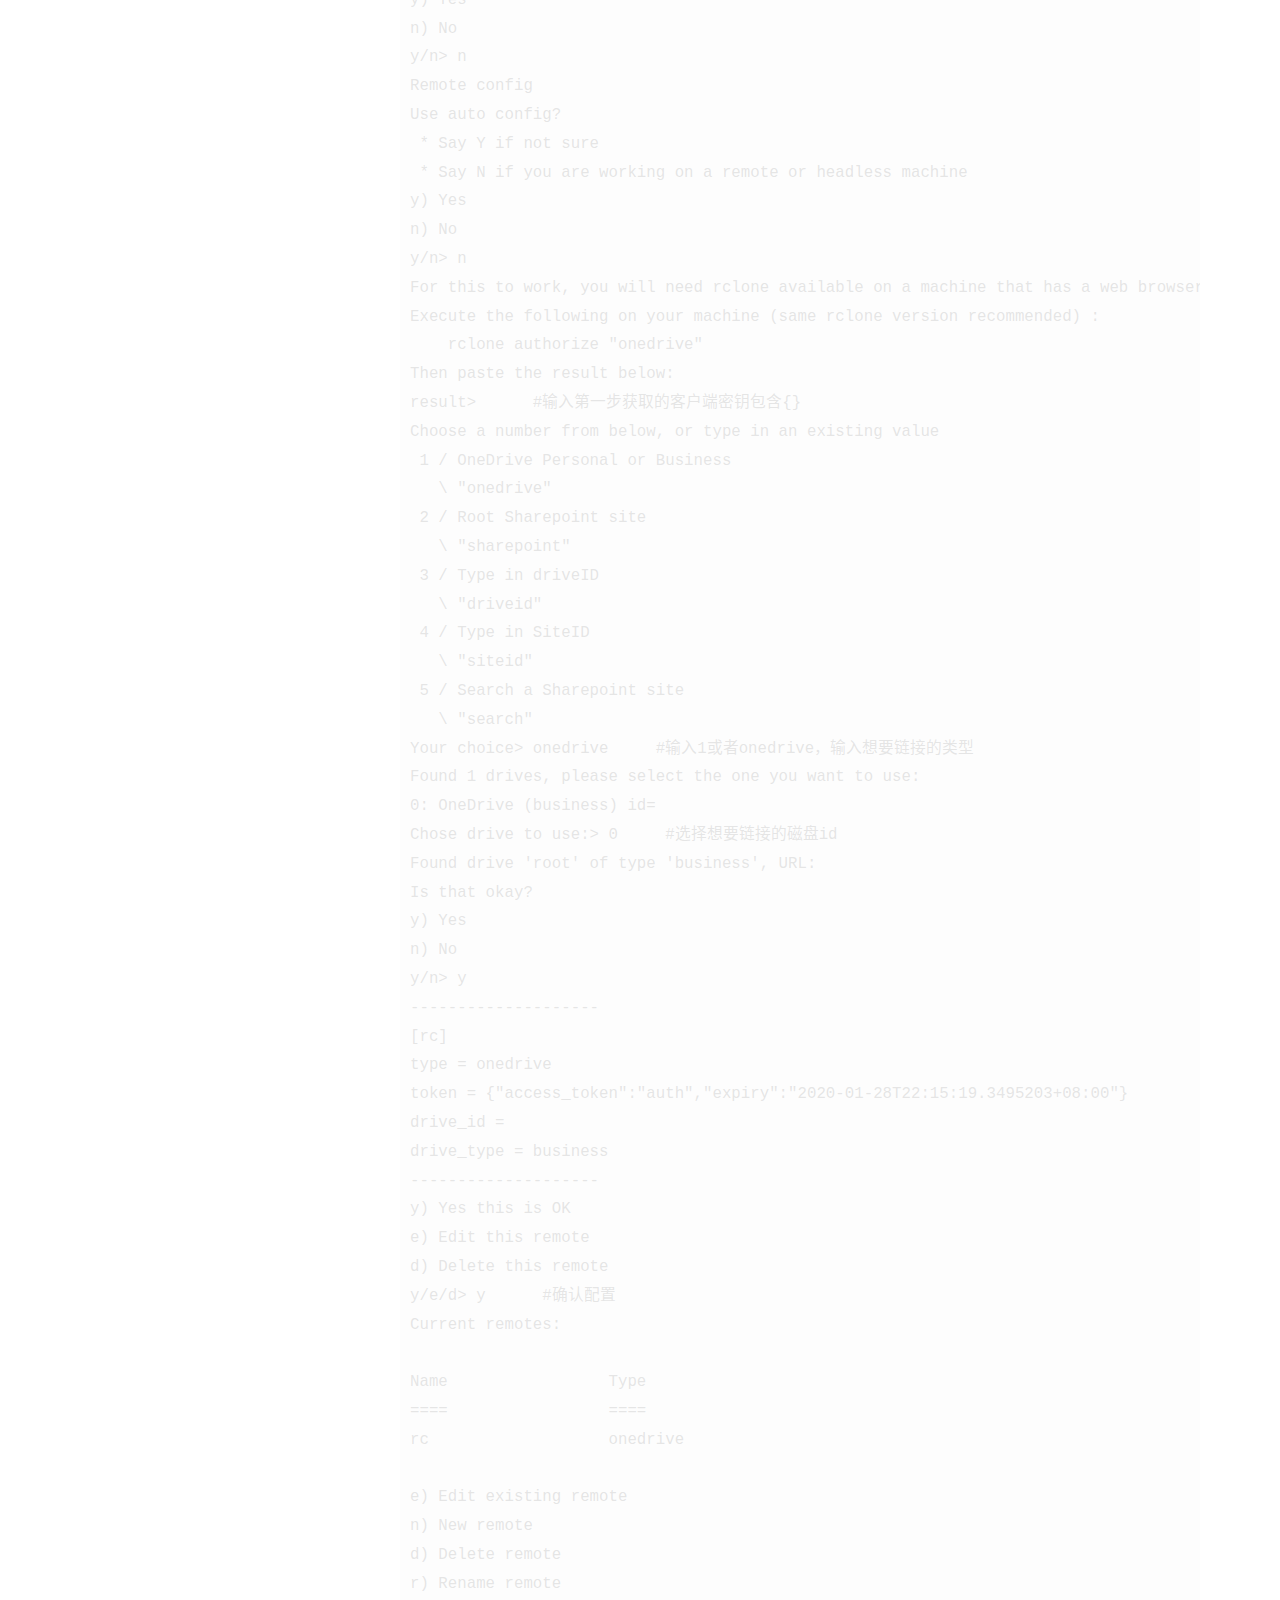
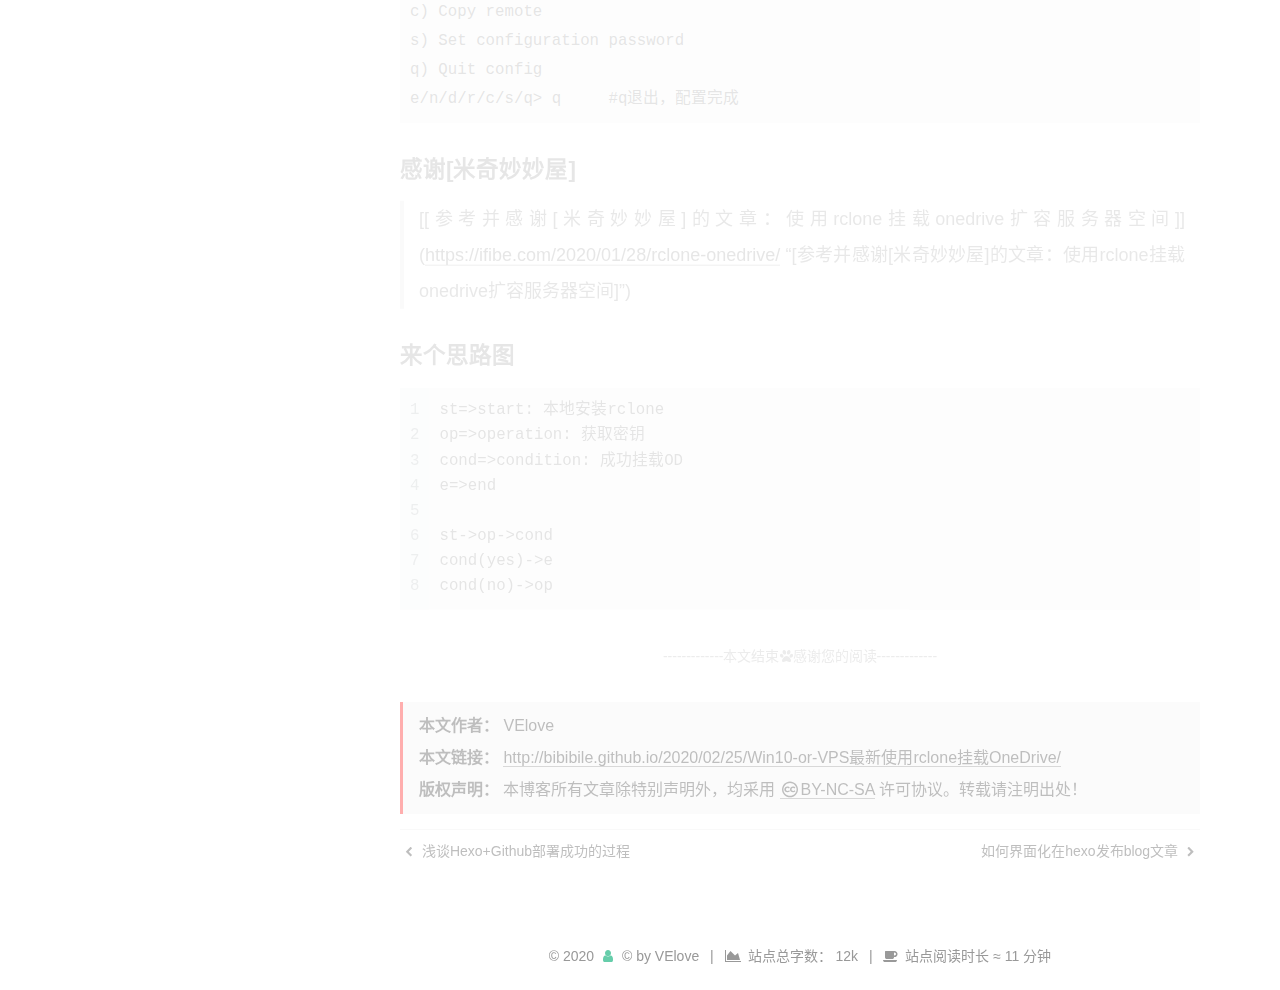
<file: 2020/02/25/Win10-or-VPS最新使用rclone挂载OneDrive/index.html>
<!DOCTYPE html>
<html lang="zh-CN">
<head>
  <meta charset="UTF-8">
<meta name="viewport" content="width=device-width, initial-scale=1, maximum-scale=2">
<meta name="theme-color" content="#222">
<meta name="generator" content="Hexo 4.2.0">
  <link rel="apple-touch-icon" sizes="180x180" href="/images/apple-touch-icon-next.png">
  <link rel="icon" type="image/png" sizes="32x32" href="/images/favicon-32x32-next.png">
  <link rel="icon" type="image/png" sizes="16x16" href="/images/favicon-16x16-next.png">
  <link rel="mask-icon" href="/images/logo.svg" color="#222">

<link rel="stylesheet" href="/css/main.css">


<link rel="stylesheet" href="/lib/font-awesome/css/font-awesome.min.css">

<script id="hexo-configurations">
    var NexT = window.NexT || {};
    var CONFIG = {"hostname":"bibibile.github.io","root":"/","scheme":"Muse","version":"7.7.1","exturl":false,"sidebar":{"position":"left","display":"post","padding":18,"offset":12,"onmobile":false},"copycode":{"enable":false,"show_result":false,"style":null},"back2top":{"enable":true,"sidebar":false,"scrollpercent":true},"bookmark":{"enable":false,"color":"#222","save":"auto"},"fancybox":false,"mediumzoom":false,"lazyload":false,"pangu":false,"comments":{"style":"tabs","active":null,"storage":true,"lazyload":false,"nav":null},"algolia":{"hits":{"per_page":10},"labels":{"input_placeholder":"Search for Posts","hits_empty":"We didn't find any results for the search: ${query}","hits_stats":"${hits} results found in ${time} ms"}},"localsearch":{"enable":false,"trigger":"auto","top_n_per_article":1,"unescape":false,"preload":false},"motion":{"enable":true,"async":false,"transition":{"post_block":"fadeIn","post_header":"slideDownIn","post_body":"slideDownIn","coll_header":"slideLeftIn","sidebar":"slideUpIn"}}};
  </script>

  <meta name="description" content="之前都是使用rclone挂载GoogleDrive,相关资料备份到GoogleDrive，今天突然想手上有个5T的OneDrive;是不是也可以利用在VPS上挂载呢？有这想法，就立马实施；突然发现无法获取授权密钥；就僵持在这里，然后网上扒拉下最新相关资料；最终成功挂载OD成功。喜悦啊。   WIN10本地安装rclone 获取密钥 在vps服务器上配置rclone 感谢[米奇妙妙屋] 思路图">
<meta property="og:type" content="article">
<meta property="og:title" content="Win10 or VPS最新使用rclone挂载OneDrive">
<meta property="og:url" content="http://bibibile.github.io/2020/02/25/Win10-or-VPS%E6%9C%80%E6%96%B0%E4%BD%BF%E7%94%A8rclone%E6%8C%82%E8%BD%BDOneDrive/index.html">
<meta property="og:site_name" content="VElove">
<meta property="og:description" content="之前都是使用rclone挂载GoogleDrive,相关资料备份到GoogleDrive，今天突然想手上有个5T的OneDrive;是不是也可以利用在VPS上挂载呢？有这想法，就立马实施；突然发现无法获取授权密钥；就僵持在这里，然后网上扒拉下最新相关资料；最终成功挂载OD成功。喜悦啊。   WIN10本地安装rclone 获取密钥 在vps服务器上配置rclone 感谢[米奇妙妙屋] 思路图">
<meta property="og:locale" content="zh_CN">
<meta property="article:published_time" content="2020-02-25T12:12:10.000Z">
<meta property="article:modified_time" content="2020-02-25T13:17:20.000Z">
<meta property="article:author" content="VElove">
<meta name="twitter:card" content="summary">

<link rel="canonical" href="http://bibibile.github.io/2020/02/25/Win10-or-VPS%E6%9C%80%E6%96%B0%E4%BD%BF%E7%94%A8rclone%E6%8C%82%E8%BD%BDOneDrive/">


<script id="page-configurations">
  // https://hexo.io/docs/variables.html
  CONFIG.page = {
    sidebar: "",
    isHome: false,
    isPost: true
  };
</script>

  <title>Win10 or VPS最新使用rclone挂载OneDrive | VElove</title>
  






  <noscript>
  <style>
  .use-motion .brand,
  .use-motion .menu-item,
  .sidebar-inner,
  .use-motion .post-block,
  .use-motion .pagination,
  .use-motion .comments,
  .use-motion .post-header,
  .use-motion .post-body,
  .use-motion .collection-header { opacity: initial; }

  .use-motion .site-title,
  .use-motion .site-subtitle {
    opacity: initial;
    top: initial;
  }

  .use-motion .logo-line-before i { left: initial; }
  .use-motion .logo-line-after i { right: initial; }
  </style>
</noscript>

</head>

<body itemscope itemtype="http://schema.org/WebPage">
  <div class="container use-motion">
    <div class="headband"></div>

    <header class="header" itemscope itemtype="http://schema.org/WPHeader">
      <div class="header-inner"><div class="site-brand-container">
  <div class="site-nav-toggle">
    <div class="toggle" aria-label="切换导航栏">
      <span class="toggle-line toggle-line-first"></span>
      <span class="toggle-line toggle-line-middle"></span>
      <span class="toggle-line toggle-line-last"></span>
    </div>
  </div>

  <div class="site-meta">

    <div>
      <a href="/" class="brand" rel="start">
        <span class="logo-line-before"><i></i></span>
        <span class="site-title">VElove</span>
        <span class="logo-line-after"><i></i></span>
      </a>
    </div>
  </div>

  <div class="site-nav-right"></div>
</div>


<nav class="site-nav">
  
  <ul id="menu" class="menu">
        <li class="menu-item menu-item-home">

    <a href="/" rel="section"><i class="fa fa-fw fa-home"></i>首页</a>

  </li>
        <li class="menu-item menu-item-tags">

    <a href="/tags/" rel="section"><i class="fa fa-fw fa-tags"></i>标签<span class="badge">0</span></a>

  </li>
        <li class="menu-item menu-item-categories">

    <a href="/categories/" rel="section"><i class="fa fa-fw fa-th"></i>分类<span class="badge">0</span></a>

  </li>
        <li class="menu-item menu-item-archives">

    <a href="/archives/" rel="section"><i class="fa fa-fw fa-archive"></i>归档<span class="badge">3</span></a>

  </li>
        <li class="menu-item menu-item-about">

    <a href="/about/" rel="section"><i class="fa fa-fw fa-user"></i>关于</a>

  </li>
  </ul>

</nav>
</div>
    </header>

    
  <div class="back-to-top">
    <i class="fa fa-arrow-up"></i>
    <span>0%</span>
  </div>


    <main class="main">
      <div class="main-inner">
        <div class="content-wrap">
          

          <div class="content">
            

  <div class="posts-expand">
      
  
  
  <article itemscope itemtype="http://schema.org/Article" class="post-block " lang="zh-CN">
    <link itemprop="mainEntityOfPage" href="http://bibibile.github.io/2020/02/25/Win10-or-VPS%E6%9C%80%E6%96%B0%E4%BD%BF%E7%94%A8rclone%E6%8C%82%E8%BD%BDOneDrive/">

    <span hidden itemprop="author" itemscope itemtype="http://schema.org/Person">
      <meta itemprop="image" content="/images/xiaoyige.gif">
      <meta itemprop="name" content="VElove">
      <meta itemprop="description" content="心中有猛虎却细嗅蔷薇">
    </span>

    <span hidden itemprop="publisher" itemscope itemtype="http://schema.org/Organization">
      <meta itemprop="name" content="VElove">
    </span>
      <header class="post-header">
        <h1 class="post-title" itemprop="name headline">
          Win10 or VPS最新使用rclone挂载OneDrive
        </h1>

        <div class="post-meta">
            <span class="post-meta-item">
              <span class="post-meta-item-icon">
                <i class="fa fa-calendar-o"></i>
              </span>
              <span class="post-meta-item-text">发表于</span>
              

              <time title="创建时间：2020-02-25 20:12:10 / 修改时间：21:17:20" itemprop="dateCreated datePublished" datetime="2020-02-25T20:12:10+08:00">2020-02-25</time>
            </span>

          <br>
            <span class="post-meta-item" title="本文字数">
              <span class="post-meta-item-icon">
                <i class="fa fa-file-word-o"></i>
              </span>
                <span class="post-meta-item-text">本文字数：</span>
              <span>4.7k</span>
            </span>
            <span class="post-meta-item" title="阅读时长">
              <span class="post-meta-item-icon">
                <i class="fa fa-clock-o"></i>
              </span>
                <span class="post-meta-item-text">阅读时长 &asymp;</span>
              <span>4 分钟</span>
            </span>

        </div>
      </header>

    
    
    
    <div class="post-body" itemprop="articleBody">

      
        <hr>
<p>之前都是使用rclone挂载GoogleDrive,相关资料备份到GoogleDrive，今天突然想手上有个5T的OneDrive;是不是也可以利用在VPS上挂载呢？有这想法，就立马实施；突然发现无法获取授权密钥；就僵持在这里，然后网上扒拉下最新相关资料；最终成功挂载OD成功。喜悦啊。</p>
<blockquote>
<ul>
<li>WIN10本地安装rclone</li>
<li>获取密钥</li>
<li>在vps服务器上配置rclone</li>
<li>感谢[米奇妙妙屋]</li>
<li>思路图</li>
</ul>
</blockquote>
<a id="more"></a>

<h3 id="WIN10本地安装rclone"><a href="#WIN10本地安装rclone" class="headerlink" title="WIN10本地安装rclone"></a>WIN10本地安装rclone</h3><blockquote>
<p>在本地安装rclone客户端-Win<br>在rclone官网<a href="https://rclone.org/downloads/下载适用于Windows的最新版客户端，解压到磁盘当中，将文件夹重命名为rc（方便以下操作。。）。" target="_blank" rel="noopener">https://rclone.org/downloads/下载适用于Windows的最新版客户端，解压到磁盘当中，将文件夹重命名为rc（方便以下操作。。）。</a></p>
</blockquote>
<h3 id="获取密钥"><a href="#获取密钥" class="headerlink" title="获取密钥"></a>获取密钥</h3><blockquote>
<p>按住键盘上<strong>win+R</strong>输入powershell打开命令行，执行以下命令。</p>
<blockquote>
<p>   cd d:rc                             #如果解压在其他盘只需相应替换盘符即可<br>    .\rclone authorize “onedrive”</p>
</blockquote>
</blockquote>
<blockquote>
<p>此时会弹出一个验证页面，在此登陆你的onedrive账户完成授权即可在powershell中获取密钥，如下:</p>
<blockquote>
<pre><code>PS D:\rc&gt; .\rclone authorize &quot;onedrive&quot;
   If your browser doesn&apos;t open automatically go to the following link: http://127.0.0.1:53682/auth?state=xxxx
   Log in and authorize rclone for access
   Waiting for code...
   Got code
   Paste the following into your remote machine ---&gt;
   {&quot;access_token&quot;:&quot;auth&quot;,&quot;expiry&quot;:&quot;2020-01-28T21:59:50.7394539+08:00&quot;} 
#完整复制此步给出的密钥包括{---}之间的所有内容。
&lt;---End paste </code></pre><p>注意包括 <strong>{}</strong> 符号</p>
</blockquote>
</blockquote>
<hr>
<h3 id="在vps服务器上配置rclone"><a href="#在vps服务器上配置rclone" class="headerlink" title="在vps服务器上配置rclone"></a>在vps服务器上配置rclone</h3><blockquote>
<p>安装rclone （ubuntu18.04LTS)</p>
<blockquote>
<p>curl <a href="https://rclone.org/install.sh" target="_blank" rel="noopener">https://rclone.org/install.sh</a> | sudo bash</p>
</blockquote>
</blockquote>
<blockquote>
<p>配置rclone 初始化rclone，执行</p>
<blockquote>
<p>rclone config</p>
</blockquote>
</blockquote>
<blockquote>
<p>按照如下提示进行，此步骤的一些步骤会因为rclone版本更新出现不同，但总体安装过程和选项相似，请依据现在安装的版本进行。<br>在获取密钥匙务必确保本地客户端和服务器上的rclone版本一致，否则可能出现错误:</p>
<blockquote>
<blockquote>
</blockquote>
<pre><code>2020/01/28 21:12:30 NOTICE: Config file &quot;/home/ubuntu/.config/rclone/rclone.conf&quot; not found - using defaults
No remotes found - make a new one
n) New remote
s) Set configuration password
q) Quit config
n/s/q&gt; n
name&gt; rc     #输入一个名称
Type of storage to configure.
Enter a string value. Press Enter for the default (&quot;&quot;).
Choose a number from below, or type in your own value
 1 / 1Fichier
   \ &quot;fichier&quot;
 2 / Alias for an existing remote
   \ &quot;alias&quot;
 3 / Amazon Drive
   \ &quot;amazon cloud drive&quot;
 4 / Amazon S3 Compliant Storage Provider (AWS, Alibaba, Ceph, Digital Ocean, Dreamhost, IBM COS, Minio, etc)
   \ &quot;s3&quot;
 5 / Backblaze B2
   \ &quot;b2&quot;
 6 / Box
   \ &quot;box&quot;
 7 / Cache a remote
   \ &quot;cache&quot;
 8 / Citrix Sharefile
   \ &quot;sharefile&quot;
 9 / Dropbox
   \ &quot;dropbox&quot;
10 / Encrypt/Decrypt a remote
   \ &quot;crypt&quot;
11 / FTP Connection
   \ &quot;ftp&quot;
12 / Google Cloud Storage (this is not Google Drive)
   \ &quot;google cloud storage&quot;
13 / Google Drive
   \ &quot;drive&quot;
14 / Google Photos
   \ &quot;google photos&quot;
15 / Hubic
   \ &quot;hubic&quot;
16 / JottaCloud
   \ &quot;jottacloud&quot;
17 / Koofr
   \ &quot;koofr&quot;
18 / Local Disk
   \ &quot;local&quot;
19 / Mail.ru Cloud
   \ &quot;mailru&quot;
20 / Mega
   \ &quot;mega&quot;
21 / Microsoft Azure Blob Storage
   \ &quot;azureblob&quot;
22 / Microsoft OneDrive
   \ &quot;onedrive&quot;
23 / OpenDrive
   \ &quot;opendrive&quot;
24 / Openstack Swift (Rackspace Cloud Files, Memset Memstore, OVH)
   \ &quot;swift&quot;
25 / Pcloud
   \ &quot;pcloud&quot;
26 / Put.io
   \ &quot;putio&quot;
27 / QingCloud Object Storage
   \ &quot;qingstor&quot;
28 / SSH/SFTP Connection
   \ &quot;sftp&quot;
29 / Transparently chunk/split large files
   \ &quot;chunker&quot;
30 / Union merges the contents of several remotes
   \ &quot;union&quot;
31 / Webdav
   \ &quot;webdav&quot;
32 / Yandex Disk
   \ &quot;yandex&quot;
33 / http Connection
   \ &quot;http&quot;
34 / premiumize.me
   \ &quot;premiumizeme&quot;
Storage&gt; onedrive     #输入22或者onedrive，安装现在安装提示的序号填写
** See help for onedrive backend at: https://rclone.org/onedrive/ **</code></pre></blockquote>
</blockquote>
<pre><code>Microsoft App Client Id
Leave blank normally.
Enter a string value. Press Enter for the default (&quot;&quot;).
client_id&gt;      #留空即可
Microsoft App Client Secret
Leave blank normally.
Enter a string value. Press Enter for the default (&quot;&quot;).
client_secret&gt;      #留空即可
Edit advanced config? (y/n)
y) Yes
n) No
y/n&gt; n
Remote config
Use auto config?
 * Say Y if not sure
 * Say N if you are working on a remote or headless machine
y) Yes
n) No
y/n&gt; n
For this to work, you will need rclone available on a machine that has a web browser available.
Execute the following on your machine (same rclone version recommended) :
    rclone authorize &quot;onedrive&quot;
Then paste the result below:
result&gt;      #输入第一步获取的客户端密钥包含{}
Choose a number from below, or type in an existing value
 1 / OneDrive Personal or Business
   \ &quot;onedrive&quot;
 2 / Root Sharepoint site
   \ &quot;sharepoint&quot;
 3 / Type in driveID
   \ &quot;driveid&quot;
 4 / Type in SiteID
   \ &quot;siteid&quot;
 5 / Search a Sharepoint site
   \ &quot;search&quot;
Your choice&gt; onedrive     #输入1或者onedrive，输入想要链接的类型
Found 1 drives, please select the one you want to use:
0: OneDrive (business) id=
Chose drive to use:&gt; 0     #选择想要链接的磁盘id
Found drive &apos;root&apos; of type &apos;business&apos;, URL: 
Is that okay?
y) Yes
n) No
y/n&gt; y
--------------------
[rc]
type = onedrive
token = {&quot;access_token&quot;:&quot;auth&quot;,&quot;expiry&quot;:&quot;2020-01-28T22:15:19.3495203+08:00&quot;}
drive_id = 
drive_type = business
--------------------
y) Yes this is OK
e) Edit this remote
d) Delete this remote
y/e/d&gt; y      #确认配置
Current remotes:

Name                 Type
====                 ====
rc                   onedrive

e) Edit existing remote
n) New remote
d) Delete remote
r) Rename remote
c) Copy remote
s) Set configuration password
q) Quit config
e/n/d/r/c/s/q&gt; q     #q退出，配置完成</code></pre><h3 id="感谢-米奇妙妙屋"><a href="#感谢-米奇妙妙屋" class="headerlink" title="感谢[米奇妙妙屋]"></a>感谢[米奇妙妙屋]</h3><blockquote>
<p>[[参考并感谢[米奇妙妙屋]的文章：使用rclone挂载onedrive扩容服务器空间]](<a href="https://ifibe.com/2020/01/28/rclone-onedrive/" target="_blank" rel="noopener">https://ifibe.com/2020/01/28/rclone-onedrive/</a> “[参考并感谢[米奇妙妙屋]的文章：使用rclone挂载onedrive扩容服务器空间]”)</p>
</blockquote>
<h3 id="来个思路图"><a href="#来个思路图" class="headerlink" title="来个思路图"></a>来个思路图</h3><figure class="highlight plain"><table><tr><td class="gutter"><pre><span class="line">1</span><br><span class="line">2</span><br><span class="line">3</span><br><span class="line">4</span><br><span class="line">5</span><br><span class="line">6</span><br><span class="line">7</span><br><span class="line">8</span><br></pre></td><td class="code"><pre><span class="line">st&#x3D;&gt;start: 本地安装rclone</span><br><span class="line">op&#x3D;&gt;operation: 获取密钥</span><br><span class="line">cond&#x3D;&gt;condition: 成功挂载OD</span><br><span class="line">e&#x3D;&gt;end</span><br><span class="line"></span><br><span class="line">st-&gt;op-&gt;cond</span><br><span class="line">cond(yes)-&gt;e</span><br><span class="line">cond(no)-&gt;op</span><br></pre></td></tr></table></figure>

    </div>

    
    
    
<div>
  
    <div>
    
        <div style="text-align:center;color: #ccc;font-size:14px;">-------------本文结束<i class="fa fa-paw"></i>感谢您的阅读-------------</div>
    
</div>
  
</div>
        

<div>
<ul class="post-copyright">
  <li class="post-copyright-author">
    <strong>本文作者： </strong>VElove
  </li>
  <li class="post-copyright-link">
    <strong>本文链接：</strong>
    <a href="http://bibibile.github.io/2020/02/25/Win10-or-VPS%E6%9C%80%E6%96%B0%E4%BD%BF%E7%94%A8rclone%E6%8C%82%E8%BD%BDOneDrive/" title="Win10 or VPS最新使用rclone挂载OneDrive">http://bibibile.github.io/2020/02/25/Win10-or-VPS最新使用rclone挂载OneDrive/</a>
  </li>
  <li class="post-copyright-license">
    <strong>版权声明： </strong>本博客所有文章除特别声明外，均采用 <a href="https://creativecommons.org/licenses/by-nc-sa/4.0/" rel="noopener" target="_blank"><i class="fa fa-fw fa-creative-commons"></i>BY-NC-SA</a> 许可协议。转载请注明出处！
  </li>
</ul>
</div>


      <footer class="post-footer">

        


        
    <div class="post-nav">
      <div class="post-nav-item">
    <a href="/2020/02/23/%E6%B5%85%E8%B0%88Hexo-Github%E9%83%A8%E7%BD%B2%E6%88%90%E5%8A%9F%E7%9A%84%E8%BF%87%E7%A8%8B/" rel="prev" title="浅谈Hexo+Github部署成功的过程">
      <i class="fa fa-chevron-left"></i> 浅谈Hexo+Github部署成功的过程
    </a></div>
      <div class="post-nav-item">
    <a href="/2020/02/25/%E5%A6%82%E4%BD%95%E7%95%8C%E9%9D%A2%E5%8C%96%E5%9C%A8hexo%E5%8F%91%E5%B8%83blog%E6%96%87%E7%AB%A0/" rel="next" title="如何界面化在hexo发布blog文章">
      如何界面化在hexo发布blog文章 <i class="fa fa-chevron-right"></i>
    </a></div>
    </div>
      </footer>
    
  </article>
  
  
  

  </div>


          </div>
          

<script>
  window.addEventListener('tabs:register', () => {
    let activeClass = CONFIG.comments.activeClass;
    if (CONFIG.comments.storage) {
      activeClass = localStorage.getItem('comments_active') || activeClass;
    }
    if (activeClass) {
      let activeTab = document.querySelector(`a[href="#comment-${activeClass}"]`);
      if (activeTab) {
        activeTab.click();
      }
    }
  });
  if (CONFIG.comments.storage) {
    window.addEventListener('tabs:click', event => {
      if (!event.target.matches('.tabs-comment .tab-content .tab-pane')) return;
      let commentClass = event.target.classList[1];
      localStorage.setItem('comments_active', commentClass);
    });
  }
</script>

        </div>
          
  
  <div class="toggle sidebar-toggle">
    <span class="toggle-line toggle-line-first"></span>
    <span class="toggle-line toggle-line-middle"></span>
    <span class="toggle-line toggle-line-last"></span>
  </div>

  <aside class="sidebar">
    <div class="sidebar-inner">

      <ul class="sidebar-nav motion-element">
        <li class="sidebar-nav-toc">
          文章目录
        </li>
        <li class="sidebar-nav-overview">
          站点概览
        </li>
      </ul>

      <!--noindex-->
      <div class="post-toc-wrap sidebar-panel">
          <div class="post-toc motion-element"><ol class="nav"><li class="nav-item nav-level-3"><a class="nav-link" href="#WIN10本地安装rclone"><span class="nav-number">1.</span> <span class="nav-text">WIN10本地安装rclone</span></a></li><li class="nav-item nav-level-3"><a class="nav-link" href="#获取密钥"><span class="nav-number">2.</span> <span class="nav-text">获取密钥</span></a></li><li class="nav-item nav-level-3"><a class="nav-link" href="#在vps服务器上配置rclone"><span class="nav-number">3.</span> <span class="nav-text">在vps服务器上配置rclone</span></a></li><li class="nav-item nav-level-3"><a class="nav-link" href="#感谢-米奇妙妙屋"><span class="nav-number">4.</span> <span class="nav-text">感谢[米奇妙妙屋]</span></a></li><li class="nav-item nav-level-3"><a class="nav-link" href="#来个思路图"><span class="nav-number">5.</span> <span class="nav-text">来个思路图</span></a></li></ol></div>
      </div>
      <!--/noindex-->

      <div class="site-overview-wrap sidebar-panel">
        <div class="site-author motion-element" itemprop="author" itemscope itemtype="http://schema.org/Person">
    <img class="site-author-image" itemprop="image" alt="VElove"
      src="/images/xiaoyige.gif">
  <p class="site-author-name" itemprop="name">VElove</p>
  <div class="site-description" itemprop="description">心中有猛虎却细嗅蔷薇</div>
</div>
<div class="site-state-wrap motion-element">
  <nav class="site-state">
      <div class="site-state-item site-state-posts">
          <a href="/archives/">
        
          <span class="site-state-item-count">3</span>
          <span class="site-state-item-name">日志</span>
        </a>
      </div>
  </nav>
</div>
  <div class="links-of-author motion-element">
      <span class="links-of-author-item">
        <a href="https://github.com/bibibile" title="GitHub → https:&#x2F;&#x2F;github.com&#x2F;bibibile" rel="noopener" target="_blank"><i class="fa fa-fw fa-github"></i>GitHub</a>
      </span>
      <span class="links-of-author-item">
        <a href="mailto:babav5@163.com" title="E-Mail → mailto:babav5@163.com" rel="noopener" target="_blank"><i class="fa fa-fw fa-envelope"></i>E-Mail</a>
      </span>
      <span class="links-of-author-item">
        <a href="https://instagram.com/vvei1" title="Instagram → https:&#x2F;&#x2F;instagram.com&#x2F;vvei1" rel="noopener" target="_blank"><i class="fa fa-fw fa-instagram"></i>Instagram</a>
      </span>
  </div>
  <div class="cc-license motion-element" itemprop="license">
    <a href="https://creativecommons.org/licenses/by-nc-sa/4.0/" class="cc-opacity" rel="noopener" target="_blank"><img src="/images/cc-by-nc-sa.svg" alt="Creative Commons"></a>
  </div>



      </div>

    </div>
  </aside>
  <div id="sidebar-dimmer"></div>


      </div>
    </main>

    <footer class="footer">
      <div class="footer-inner">
        

<div class="copyright">
  
  &copy; 
  <span itemprop="copyrightYear">2020</span>
  <span class="with-love">
    <i class="fa fa-user"></i>
  </span>
  <span class="author" itemprop="copyrightHolder">© by VElove</span>
    <span class="post-meta-divider">|</span>
    <span class="post-meta-item-icon">
      <i class="fa fa-area-chart"></i>
    </span>
      <span class="post-meta-item-text">站点总字数：</span>
    <span title="站点总字数">12k</span>
    <span class="post-meta-divider">|</span>
    <span class="post-meta-item-icon">
      <i class="fa fa-coffee"></i>
    </span>
      <span class="post-meta-item-text">站点阅读时长 &asymp;</span>
    <span title="站点阅读时长">11 分钟</span>
</div>

        








      </div>
    </footer>
  </div>

  
  
  <script color='0,0,255' opacity='0.5' zIndex='-1' count='99' src="/lib/canvas-nest/canvas-nest.min.js"></script>
  <script src="/lib/anime.min.js"></script>
  <script src="/lib/velocity/velocity.min.js"></script>
  <script src="/lib/velocity/velocity.ui.min.js"></script>

<script src="/js/utils.js"></script>

<script src="/js/motion.js"></script>


<script src="/js/schemes/muse.js"></script>


<script src="/js/next-boot.js"></script>




  















  

  

</body>
</html>
<!-- 页面点击小红心 -->
<script type="text/javascript" src="/js/love.js"></script>
</file>
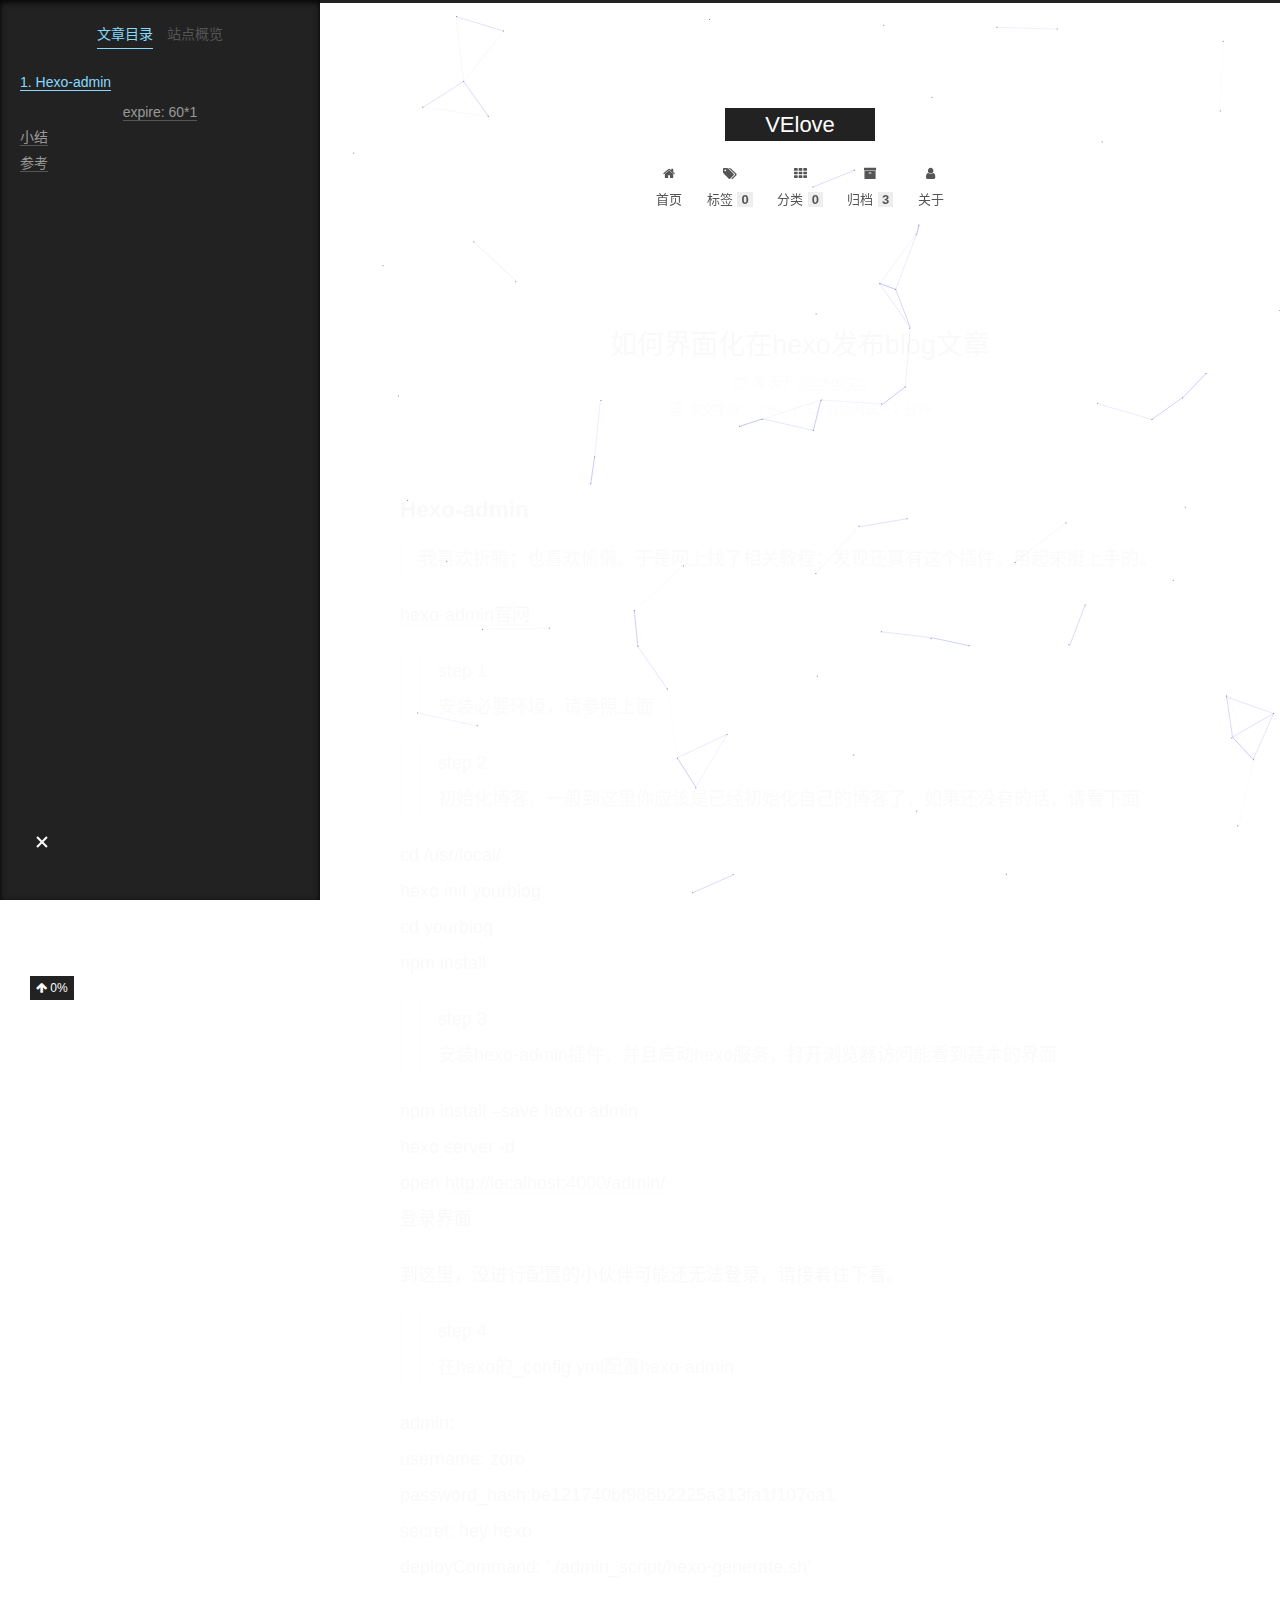
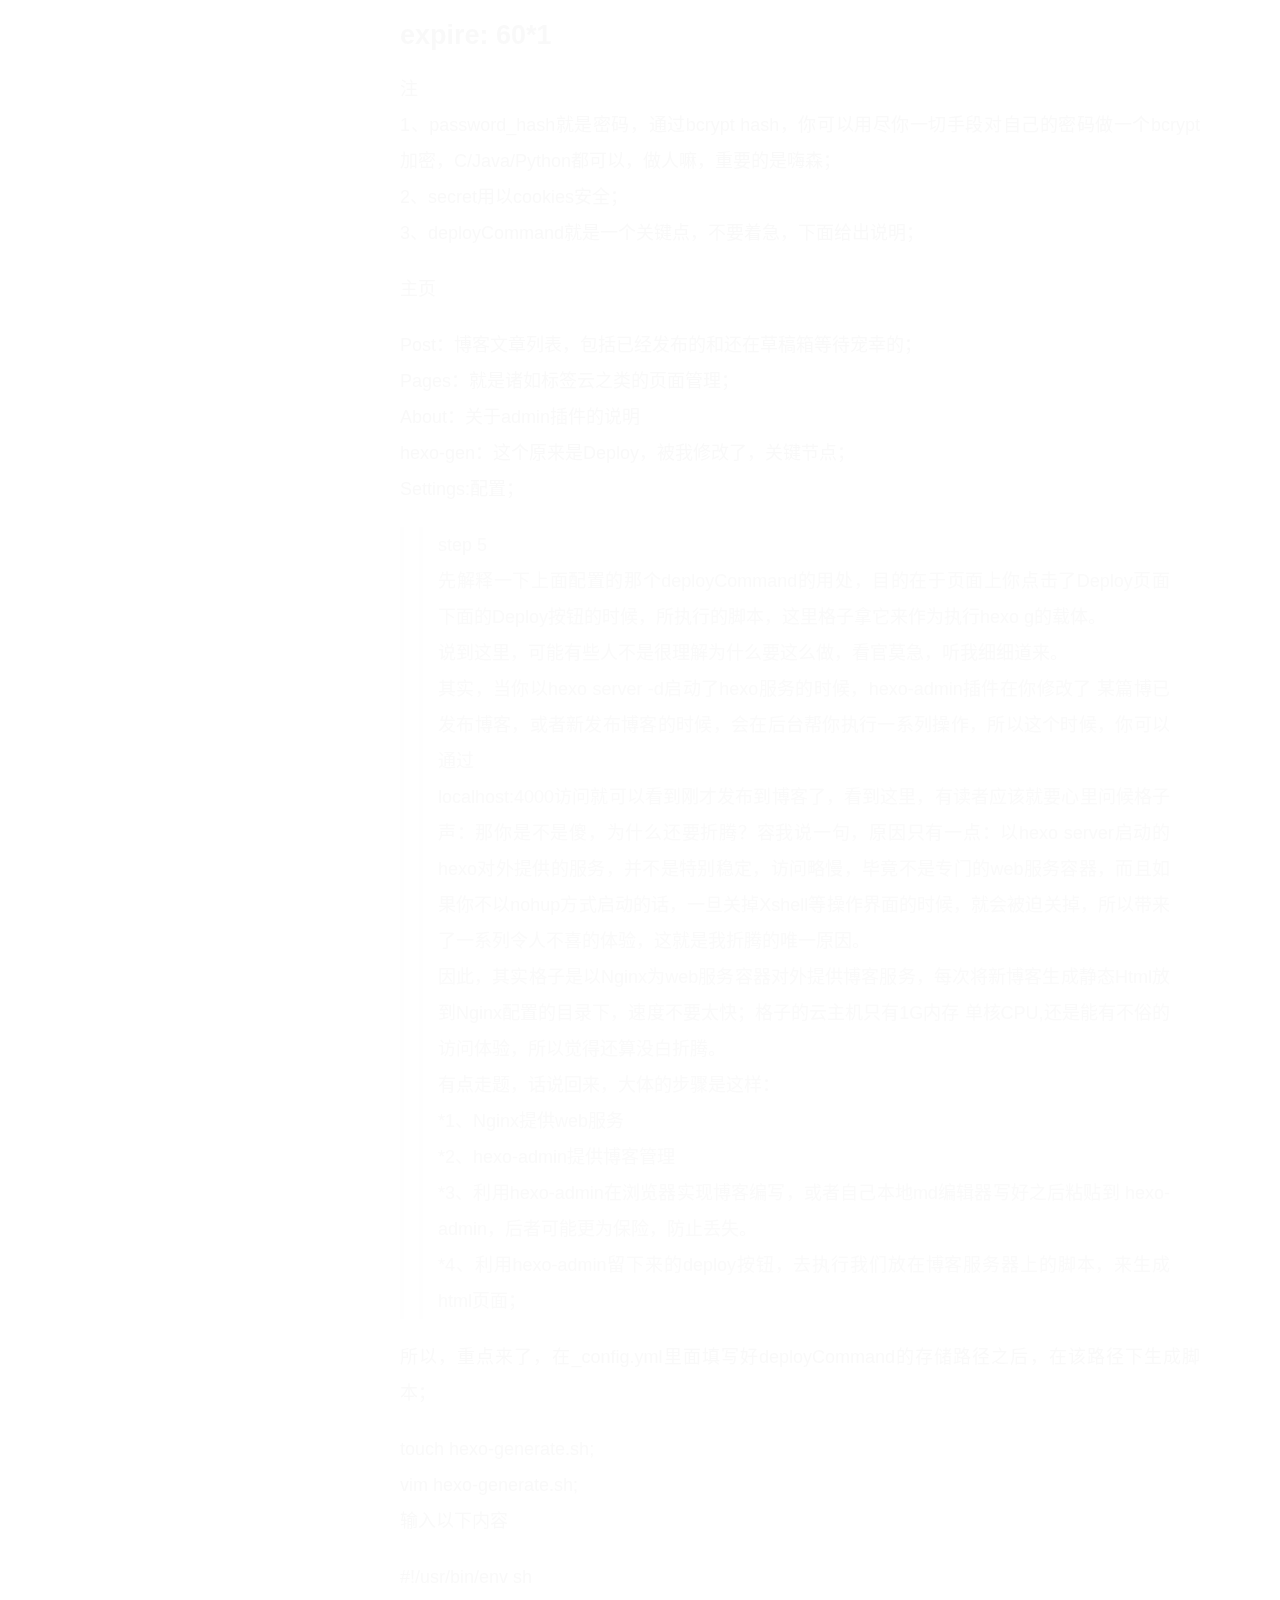
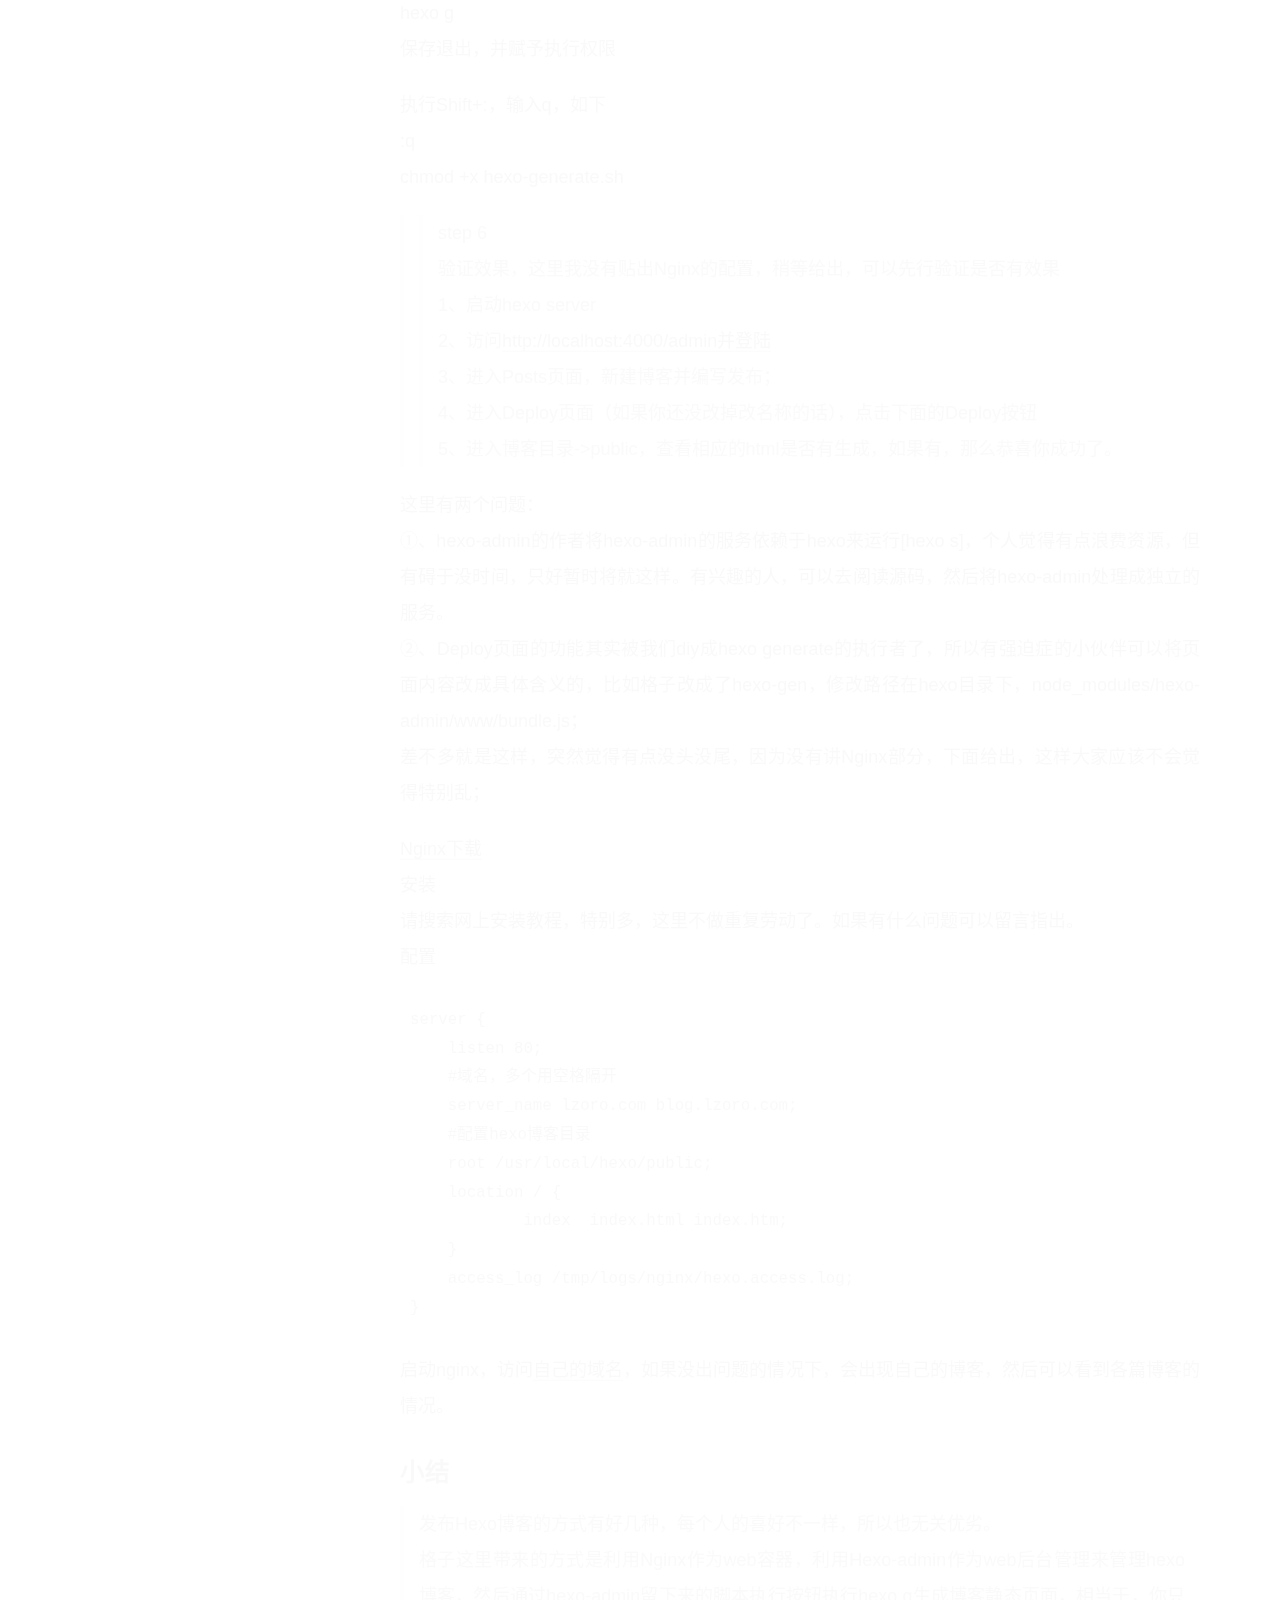
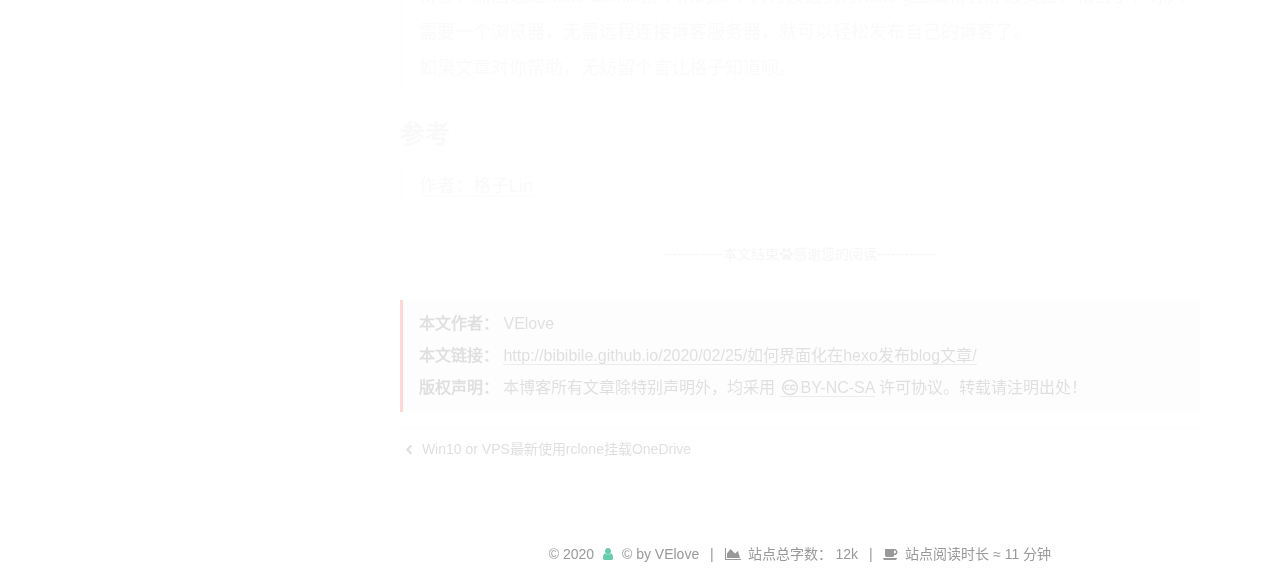
<file: 2020/02/25/如何界面化在hexo发布blog文章/index.html>
<!DOCTYPE html>
<html lang="zh-CN">
<head>
  <meta charset="UTF-8">
<meta name="viewport" content="width=device-width, initial-scale=1, maximum-scale=2">
<meta name="theme-color" content="#222">
<meta name="generator" content="Hexo 4.2.0">
  <link rel="apple-touch-icon" sizes="180x180" href="/images/apple-touch-icon-next.png">
  <link rel="icon" type="image/png" sizes="32x32" href="/images/favicon-32x32-next.png">
  <link rel="icon" type="image/png" sizes="16x16" href="/images/favicon-16x16-next.png">
  <link rel="mask-icon" href="/images/logo.svg" color="#222">

<link rel="stylesheet" href="/css/main.css">


<link rel="stylesheet" href="/lib/font-awesome/css/font-awesome.min.css">

<script id="hexo-configurations">
    var NexT = window.NexT || {};
    var CONFIG = {"hostname":"bibibile.github.io","root":"/","scheme":"Muse","version":"7.7.1","exturl":false,"sidebar":{"position":"left","display":"post","padding":18,"offset":12,"onmobile":false},"copycode":{"enable":false,"show_result":false,"style":null},"back2top":{"enable":true,"sidebar":false,"scrollpercent":true},"bookmark":{"enable":false,"color":"#222","save":"auto"},"fancybox":false,"mediumzoom":false,"lazyload":false,"pangu":false,"comments":{"style":"tabs","active":null,"storage":true,"lazyload":false,"nav":null},"algolia":{"hits":{"per_page":10},"labels":{"input_placeholder":"Search for Posts","hits_empty":"We didn't find any results for the search: ${query}","hits_stats":"${hits} results found in ${time} ms"}},"localsearch":{"enable":false,"trigger":"auto","top_n_per_article":1,"unescape":false,"preload":false},"motion":{"enable":true,"async":false,"transition":{"post_block":"fadeIn","post_header":"slideDownIn","post_body":"slideDownIn","coll_header":"slideLeftIn","sidebar":"slideUpIn"}}};
  </script>

  <meta name="description" content="Hexo-admin 我喜欢折腾；也喜欢偷懒。于是网上找了相关教程；发现还真有这个插件。用起来挺上手的。">
<meta property="og:type" content="article">
<meta property="og:title" content="如何界面化在hexo发布blog文章">
<meta property="og:url" content="http://bibibile.github.io/2020/02/25/%E5%A6%82%E4%BD%95%E7%95%8C%E9%9D%A2%E5%8C%96%E5%9C%A8hexo%E5%8F%91%E5%B8%83blog%E6%96%87%E7%AB%A0/index.html">
<meta property="og:site_name" content="VElove">
<meta property="og:description" content="Hexo-admin 我喜欢折腾；也喜欢偷懒。于是网上找了相关教程；发现还真有这个插件。用起来挺上手的。">
<meta property="og:locale" content="zh_CN">
<meta property="article:published_time" content="2020-02-25T15:10:43.143Z">
<meta property="article:modified_time" content="2020-02-25T15:21:26.000Z">
<meta property="article:author" content="VElove">
<meta name="twitter:card" content="summary">

<link rel="canonical" href="http://bibibile.github.io/2020/02/25/%E5%A6%82%E4%BD%95%E7%95%8C%E9%9D%A2%E5%8C%96%E5%9C%A8hexo%E5%8F%91%E5%B8%83blog%E6%96%87%E7%AB%A0/">


<script id="page-configurations">
  // https://hexo.io/docs/variables.html
  CONFIG.page = {
    sidebar: "",
    isHome: false,
    isPost: true
  };
</script>

  <title>如何界面化在hexo发布blog文章 | VElove</title>
  






  <noscript>
  <style>
  .use-motion .brand,
  .use-motion .menu-item,
  .sidebar-inner,
  .use-motion .post-block,
  .use-motion .pagination,
  .use-motion .comments,
  .use-motion .post-header,
  .use-motion .post-body,
  .use-motion .collection-header { opacity: initial; }

  .use-motion .site-title,
  .use-motion .site-subtitle {
    opacity: initial;
    top: initial;
  }

  .use-motion .logo-line-before i { left: initial; }
  .use-motion .logo-line-after i { right: initial; }
  </style>
</noscript>

</head>

<body itemscope itemtype="http://schema.org/WebPage">
  <div class="container use-motion">
    <div class="headband"></div>

    <header class="header" itemscope itemtype="http://schema.org/WPHeader">
      <div class="header-inner"><div class="site-brand-container">
  <div class="site-nav-toggle">
    <div class="toggle" aria-label="切换导航栏">
      <span class="toggle-line toggle-line-first"></span>
      <span class="toggle-line toggle-line-middle"></span>
      <span class="toggle-line toggle-line-last"></span>
    </div>
  </div>

  <div class="site-meta">

    <div>
      <a href="/" class="brand" rel="start">
        <span class="logo-line-before"><i></i></span>
        <span class="site-title">VElove</span>
        <span class="logo-line-after"><i></i></span>
      </a>
    </div>
  </div>

  <div class="site-nav-right"></div>
</div>


<nav class="site-nav">
  
  <ul id="menu" class="menu">
        <li class="menu-item menu-item-home">

    <a href="/" rel="section"><i class="fa fa-fw fa-home"></i>首页</a>

  </li>
        <li class="menu-item menu-item-tags">

    <a href="/tags/" rel="section"><i class="fa fa-fw fa-tags"></i>标签<span class="badge">0</span></a>

  </li>
        <li class="menu-item menu-item-categories">

    <a href="/categories/" rel="section"><i class="fa fa-fw fa-th"></i>分类<span class="badge">0</span></a>

  </li>
        <li class="menu-item menu-item-archives">

    <a href="/archives/" rel="section"><i class="fa fa-fw fa-archive"></i>归档<span class="badge">3</span></a>

  </li>
        <li class="menu-item menu-item-about">

    <a href="/about/" rel="section"><i class="fa fa-fw fa-user"></i>关于</a>

  </li>
  </ul>

</nav>
</div>
    </header>

    
  <div class="back-to-top">
    <i class="fa fa-arrow-up"></i>
    <span>0%</span>
  </div>


    <main class="main">
      <div class="main-inner">
        <div class="content-wrap">
          

          <div class="content">
            

  <div class="posts-expand">
      
  
  
  <article itemscope itemtype="http://schema.org/Article" class="post-block " lang="zh-CN">
    <link itemprop="mainEntityOfPage" href="http://bibibile.github.io/2020/02/25/%E5%A6%82%E4%BD%95%E7%95%8C%E9%9D%A2%E5%8C%96%E5%9C%A8hexo%E5%8F%91%E5%B8%83blog%E6%96%87%E7%AB%A0/">

    <span hidden itemprop="author" itemscope itemtype="http://schema.org/Person">
      <meta itemprop="image" content="/images/xiaoyige.gif">
      <meta itemprop="name" content="VElove">
      <meta itemprop="description" content="心中有猛虎却细嗅蔷薇">
    </span>

    <span hidden itemprop="publisher" itemscope itemtype="http://schema.org/Organization">
      <meta itemprop="name" content="VElove">
    </span>
      <header class="post-header">
        <h1 class="post-title" itemprop="name headline">
          如何界面化在hexo发布blog文章
        </h1>

        <div class="post-meta">
            <span class="post-meta-item">
              <span class="post-meta-item-icon">
                <i class="fa fa-calendar-o"></i>
              </span>
              <span class="post-meta-item-text">发表于</span>
              

              <time title="创建时间：2020-02-25 23:10:43 / 修改时间：23:21:26" itemprop="dateCreated datePublished" datetime="2020-02-25T23:10:43+08:00">2020-02-25</time>
            </span>

          <br>
            <span class="post-meta-item" title="本文字数">
              <span class="post-meta-item-icon">
                <i class="fa fa-file-word-o"></i>
              </span>
                <span class="post-meta-item-text">本文字数：</span>
              <span>2.6k</span>
            </span>
            <span class="post-meta-item" title="阅读时长">
              <span class="post-meta-item-icon">
                <i class="fa fa-clock-o"></i>
              </span>
                <span class="post-meta-item-text">阅读时长 &asymp;</span>
              <span>2 分钟</span>
            </span>

        </div>
      </header>

    
    
    
    <div class="post-body" itemprop="articleBody">

      
        <h3 id="Hexo-admin"><a href="#Hexo-admin" class="headerlink" title="Hexo-admin"></a>Hexo-admin</h3><blockquote>
<p>我喜欢折腾；也喜欢偷懒。于是网上找了相关教程；发现还真有这个插件。用起来挺上手的。</p>
</blockquote>
<a id="more"></a>


<p><a href="https://jaredforsyth.com/hexo-admin/" target="_blank" rel="noopener">hexo-admin官网</a></p>
<blockquote>
<blockquote>
<p>step 1<br>安装必要环境，请参照上面</p>
</blockquote>
</blockquote>
<blockquote>
<blockquote>
<p>step 2<br>初始化博客，一般到这里你应该是已经初始化自己的博客了，如果还没有的话，请看下面</p>
</blockquote>
</blockquote>
<p>cd /usr/local/<br>hexo init yourblog<br>cd yourblog<br>npm install</p>
<blockquote>
<blockquote>
<p>step 3<br>安装hexo-admin插件，并且启动hexo服务，打开浏览器访问能看到基本的界面</p>
</blockquote>
</blockquote>
<p>npm install –save hexo-admin<br>hexo server -d<br>open <a href="http://localhost:4000/admin/" target="_blank" rel="noopener">http://localhost:4000/admin/</a><br>登录界面</p>
<p>到这里，没进行配置的小伙伴可能还无法登录，请接着往下看。</p>
<blockquote>
<blockquote>
<p>step 4<br>在hexo的_config.yml配置hexo-admin</p>
</blockquote>
</blockquote>
<p>admin:<br>   username: zoro<br>   password_hash:be121740bf988b2225a313fa1f107ca1<br>   secret: hey hexo<br>   deployCommand: ‘./admin_script/hexo-generate.sh’</p>
<h1 id="expire-60-1"><a href="#expire-60-1" class="headerlink" title="expire: 60*1"></a>expire: 60*1</h1><p>注<br>1、password_hash就是密码，通过bcrypt hash，你可以用尽你一切手段对自己的密码做一个bcrypt加密，C/Java/Python都可以，做人嘛，重要的是嗨森；<br>2、secret用以cookies安全；<br>3、deployCommand就是一个关键点，不要着急，下面给出说明；</p>
<p>主页</p>
<p>Post：博客文章列表，包括已经发布的和还在草稿箱等待宠幸的；<br>Pages：就是诸如标签云之类的页面管理；<br>About：关于admin插件的说明<br>hexo-gen：这个原来是Deploy，被我修改了，关键节点；<br>Settings:配置；</p>
<blockquote>
<blockquote>
<p>step 5<br>先解释一下上面配置的那个deployCommand的用处，目的在于页面上你点击了Deploy页面下面的Deploy按钮的时候，所执行的脚本，这里格子拿它来作为执行hexo g的载体。<br>说到这里，可能有些人不是很理解为什么要这么做，看官莫急，听我细细道来。<br>其实，当你以hexo server -d启动了hexo服务的时候，hexo-admin插件在你修改了 某篇博已发布博客，或者新发布博客的时候，会在后台帮你执行一系列操作，所以这个时候，你可以通过<br>localhost:4000访问就可以看到刚才发布到博客了，看到这里，有读者应该就要心里问候格子声：那你是不是傻，为什么还要折腾？容我说一句，原因只有一点：以hexo server启动的hexo对外提供的服务，并不是特别稳定，访问略慢，毕竟不是专门的web服务容器，而且如果你不以nohup方式启动的话，一旦关掉Xshell等操作界面的时候，就会被迫关掉，所以带来了一系列令人不喜的体验，这就是我折腾的唯一原因。<br>因此，其实格子是以Nginx为web服务容器对外提供博客服务，每次将新博客生成静态Html放到Nginx配置的目录下，速度不要太快；格子的云主机只有1G内存 单核CPU,还是能有不俗的访问体验，所以觉得还算没白折腾。<br>有点走题，话说回来，大体的步骤是这样：<br>*1、Nginx提供web服务<br>*2、hexo-admin提供博客管理<br>*3、利用hexo-admin在浏览器实现博客编写，或者自己本地md编辑器写好之后粘贴到    hexo-admin，后者可能更为保险，防止丢失。<br>*4、利用hexo-admin留下来的deploy按钮，去执行我们放在博客服务器上的脚本，来生成html页面；</p>
</blockquote>
</blockquote>
<p>所以，重点来了，在_config.yml里面填写好deployCommand的存储路径之后，在该路径下生成脚本；</p>
<p>touch hexo-generate.sh;<br>vim hexo-generate.sh;<br>输入以下内容</p>
<p>#!/usr/bin/env sh<br>hexo g<br>保存退出，并赋予执行权限</p>
<p>执行Shift+:，输入q，如下<br>:q<br>chmod +x hexo-generate.sh</p>
<blockquote>
<blockquote>
<p>step 6<br>验证效果，这里我没有贴出Nginx的配置，稍等给出，可以先行验证是否有效果<br>1、启动hexo server<br>2、访问<a href="http://localhost:4000/admin并登陆" target="_blank" rel="noopener">http://localhost:4000/admin并登陆</a><br>3、进入Posts页面，新建博客并编写发布；<br>4、进入Deploy页面（如果你还没改掉改名称的话），点击下面的Deploy按钮<br>5、进入博客目录-&gt;public，查看相应的html是否有生成，如果有，那么恭喜你成功了。</p>
</blockquote>
</blockquote>
<p>这里有两个问题：<br>①、hexo-admin的作者将hexo-admin的服务依赖于hexo来运行[hexo s]，个人觉得有点浪费资源，但有碍于没时间，只好暂时将就这样。有兴趣的人，可以去阅读源码，然后将hexo-admin处理成独立的服务。<br>②、Deploy页面的功能其实被我们diy成hexo generate的执行者了，所以有强迫症的小伙伴可以将页面内容改成具体含义的，比如格子改成了hexo-gen，修改路径在hexo目录下，node_modules/hexo-admin/www/bundle.js；<br>差不多就是这样，突然觉得有点没头没尾，因为没有讲Nginx部分，下面给出，这样大家应该不会觉得特别乱；</p>
<p><a href="http://nginx.org/en/download.html" target="_blank" rel="noopener">Nginx下载</a><br>安装<br>请搜索网上安装教程，特别多，这里不做重复劳动了。如果有什么问题可以留言指出。<br>配置</p>
<pre><code>server {
    listen 80;
    #域名，多个用空格隔开
    server_name lzoro.com blog.lzoro.com;
    #配置hexo博客目录
    root /usr/local/hexo/public;
    location / {
            index  index.html index.htm;
    }
    access_log /tmp/logs/nginx/hexo.access.log;
}</code></pre><p>启动nginx，访问<a href="http://bibibile.github.io">自己的域名</a>，如果没出问题的情况下，会出现自己的博客，然后可以看到各篇博客的情况。</p>
<h2 id="小结"><a href="#小结" class="headerlink" title="小结"></a>小结</h2><blockquote>
<p>发布Hexo博客的方式有好几种，每个人的喜好不一样，所以也无关优劣。<br>格子这里带来的方式是利用Nginx作为web容器，利用Hexo-admin作为web后台管理来管理hexo博客，然后通过hexo-admin留下来的脚本执行按钮执行hexo g生成博客静态页面，相当于，你只需要一个浏览器，无需远程连接博客服务器，就可以轻松发布自己的博客了。<br>如果文章对你帮助，无妨留个言让格子知道呗。</p>
</blockquote>
<h2 id="参考"><a href="#参考" class="headerlink" title="参考"></a>参考</h2><blockquote>
<p><a href="https://www.jianshu.com/p/68e727dda16d" target="_blank" rel="noopener">作者：格子Lin</a></p>
</blockquote>

    </div>

    
    
    
<div>
  
    <div>
    
        <div style="text-align:center;color: #ccc;font-size:14px;">-------------本文结束<i class="fa fa-paw"></i>感谢您的阅读-------------</div>
    
</div>
  
</div>
        

<div>
<ul class="post-copyright">
  <li class="post-copyright-author">
    <strong>本文作者： </strong>VElove
  </li>
  <li class="post-copyright-link">
    <strong>本文链接：</strong>
    <a href="http://bibibile.github.io/2020/02/25/%E5%A6%82%E4%BD%95%E7%95%8C%E9%9D%A2%E5%8C%96%E5%9C%A8hexo%E5%8F%91%E5%B8%83blog%E6%96%87%E7%AB%A0/" title="如何界面化在hexo发布blog文章">http://bibibile.github.io/2020/02/25/如何界面化在hexo发布blog文章/</a>
  </li>
  <li class="post-copyright-license">
    <strong>版权声明： </strong>本博客所有文章除特别声明外，均采用 <a href="https://creativecommons.org/licenses/by-nc-sa/4.0/" rel="noopener" target="_blank"><i class="fa fa-fw fa-creative-commons"></i>BY-NC-SA</a> 许可协议。转载请注明出处！
  </li>
</ul>
</div>


      <footer class="post-footer">

        


        
    <div class="post-nav">
      <div class="post-nav-item">
    <a href="/2020/02/25/Win10-or-VPS%E6%9C%80%E6%96%B0%E4%BD%BF%E7%94%A8rclone%E6%8C%82%E8%BD%BDOneDrive/" rel="prev" title="Win10 or VPS最新使用rclone挂载OneDrive">
      <i class="fa fa-chevron-left"></i> Win10 or VPS最新使用rclone挂载OneDrive
    </a></div>
      <div class="post-nav-item"></div>
    </div>
      </footer>
    
  </article>
  
  
  

  </div>


          </div>
          

<script>
  window.addEventListener('tabs:register', () => {
    let activeClass = CONFIG.comments.activeClass;
    if (CONFIG.comments.storage) {
      activeClass = localStorage.getItem('comments_active') || activeClass;
    }
    if (activeClass) {
      let activeTab = document.querySelector(`a[href="#comment-${activeClass}"]`);
      if (activeTab) {
        activeTab.click();
      }
    }
  });
  if (CONFIG.comments.storage) {
    window.addEventListener('tabs:click', event => {
      if (!event.target.matches('.tabs-comment .tab-content .tab-pane')) return;
      let commentClass = event.target.classList[1];
      localStorage.setItem('comments_active', commentClass);
    });
  }
</script>

        </div>
          
  
  <div class="toggle sidebar-toggle">
    <span class="toggle-line toggle-line-first"></span>
    <span class="toggle-line toggle-line-middle"></span>
    <span class="toggle-line toggle-line-last"></span>
  </div>

  <aside class="sidebar">
    <div class="sidebar-inner">

      <ul class="sidebar-nav motion-element">
        <li class="sidebar-nav-toc">
          文章目录
        </li>
        <li class="sidebar-nav-overview">
          站点概览
        </li>
      </ul>

      <!--noindex-->
      <div class="post-toc-wrap sidebar-panel">
          <div class="post-toc motion-element"><ol class="nav"><li class="nav-item nav-level-3"><a class="nav-link" href="#Hexo-admin"><span class="nav-number">1.</span> <span class="nav-text">Hexo-admin</span></a></li></ol></li></ol></li><li class="nav-item nav-level-1"><a class="nav-link" href="#expire-60-1"><span class="nav-number"></span> <span class="nav-text">expire: 60*1</span></a><ol class="nav-child"><li class="nav-item nav-level-2"><a class="nav-link" href="#小结"><span class="nav-number"></span> <span class="nav-text">小结</span></a></li><li class="nav-item nav-level-2"><a class="nav-link" href="#参考"><span class="nav-number"></span> <span class="nav-text">参考</span></a></div>
      </div>
      <!--/noindex-->

      <div class="site-overview-wrap sidebar-panel">
        <div class="site-author motion-element" itemprop="author" itemscope itemtype="http://schema.org/Person">
    <img class="site-author-image" itemprop="image" alt="VElove"
      src="/images/xiaoyige.gif">
  <p class="site-author-name" itemprop="name">VElove</p>
  <div class="site-description" itemprop="description">心中有猛虎却细嗅蔷薇</div>
</div>
<div class="site-state-wrap motion-element">
  <nav class="site-state">
      <div class="site-state-item site-state-posts">
          <a href="/archives/">
        
          <span class="site-state-item-count">3</span>
          <span class="site-state-item-name">日志</span>
        </a>
      </div>
  </nav>
</div>
  <div class="links-of-author motion-element">
      <span class="links-of-author-item">
        <a href="https://github.com/bibibile" title="GitHub → https:&#x2F;&#x2F;github.com&#x2F;bibibile" rel="noopener" target="_blank"><i class="fa fa-fw fa-github"></i>GitHub</a>
      </span>
      <span class="links-of-author-item">
        <a href="mailto:babav5@163.com" title="E-Mail → mailto:babav5@163.com" rel="noopener" target="_blank"><i class="fa fa-fw fa-envelope"></i>E-Mail</a>
      </span>
      <span class="links-of-author-item">
        <a href="https://instagram.com/vvei1" title="Instagram → https:&#x2F;&#x2F;instagram.com&#x2F;vvei1" rel="noopener" target="_blank"><i class="fa fa-fw fa-instagram"></i>Instagram</a>
      </span>
  </div>
  <div class="cc-license motion-element" itemprop="license">
    <a href="https://creativecommons.org/licenses/by-nc-sa/4.0/" class="cc-opacity" rel="noopener" target="_blank"><img src="/images/cc-by-nc-sa.svg" alt="Creative Commons"></a>
  </div>



      </div>

    </div>
  </aside>
  <div id="sidebar-dimmer"></div>


      </div>
    </main>

    <footer class="footer">
      <div class="footer-inner">
        

<div class="copyright">
  
  &copy; 
  <span itemprop="copyrightYear">2020</span>
  <span class="with-love">
    <i class="fa fa-user"></i>
  </span>
  <span class="author" itemprop="copyrightHolder">© by VElove</span>
    <span class="post-meta-divider">|</span>
    <span class="post-meta-item-icon">
      <i class="fa fa-area-chart"></i>
    </span>
      <span class="post-meta-item-text">站点总字数：</span>
    <span title="站点总字数">12k</span>
    <span class="post-meta-divider">|</span>
    <span class="post-meta-item-icon">
      <i class="fa fa-coffee"></i>
    </span>
      <span class="post-meta-item-text">站点阅读时长 &asymp;</span>
    <span title="站点阅读时长">11 分钟</span>
</div>

        








      </div>
    </footer>
  </div>

  
  
  <script color='0,0,255' opacity='0.5' zIndex='-1' count='99' src="/lib/canvas-nest/canvas-nest.min.js"></script>
  <script src="/lib/anime.min.js"></script>
  <script src="/lib/velocity/velocity.min.js"></script>
  <script src="/lib/velocity/velocity.ui.min.js"></script>

<script src="/js/utils.js"></script>

<script src="/js/motion.js"></script>


<script src="/js/schemes/muse.js"></script>


<script src="/js/next-boot.js"></script>




  















  

  

</body>
</html>
<!-- 页面点击小红心 -->
<script type="text/javascript" src="/js/love.js"></script>
</file>
<file: css/main.css>
:root {
  --body-bg-color: #fff;
  --content-bg-color: #fff;
  --card-bg-color: #f5f5f5;
  --text-color: #555;
  --link-color: #555;
  --link-hover-color: #222;
  --brand-color: #fff;
  --brand-hover-color: #fff;
  --table-row-odd-bg-color: #f9f9f9;
  --table-row-hover-bg-color: #f5f5f5;
  --menu-item-bg-color: #f5f5f5;
}
html {
  line-height: 1.15; /* 1 */
  -webkit-text-size-adjust: 100%; /* 2 */
}
body {
  margin: 0;
}
main {
  display: block;
}
h1 {
  font-size: 2em;
  margin: 0.67em 0;
}
hr {
  box-sizing: content-box; /* 1 */
  height: 0; /* 1 */
  overflow: visible; /* 2 */
}
pre {
  font-family: monospace, monospace; /* 1 */
  font-size: 1em; /* 2 */
}
a {
  background: transparent;
}
abbr[title] {
  border-bottom: none; /* 1 */
  text-decoration: underline; /* 2 */
  text-decoration: underline dotted; /* 2 */
}
b,
strong {
  font-weight: bolder;
}
code,
kbd,
samp {
  font-family: monospace, monospace; /* 1 */
  font-size: 1em; /* 2 */
}
small {
  font-size: 80%;
}
sub,
sup {
  font-size: 75%;
  line-height: 0;
  position: relative;
  vertical-align: baseline;
}
sub {
  bottom: -0.25em;
}
sup {
  top: -0.5em;
}
img {
  border-style: none;
}
button,
input,
optgroup,
select,
textarea {
  font-family: inherit; /* 1 */
  font-size: 100%; /* 1 */
  line-height: 1.15; /* 1 */
  margin: 0; /* 2 */
}
button,
input {
/* 1 */
  overflow: visible;
}
button,
select {
/* 1 */
  text-transform: none;
}
button,
[type='button'],
[type='reset'],
[type='submit'] {
  -webkit-appearance: button;
}
button::-moz-focus-inner,
[type='button']::-moz-focus-inner,
[type='reset']::-moz-focus-inner,
[type='submit']::-moz-focus-inner {
  border-style: none;
  padding: 0;
}
button:-moz-focusring,
[type='button']:-moz-focusring,
[type='reset']:-moz-focusring,
[type='submit']:-moz-focusring {
  outline: 1px dotted ButtonText;
}
fieldset {
  padding: 0.35em 0.75em 0.625em;
}
legend {
  box-sizing: border-box; /* 1 */
  color: inherit; /* 2 */
  display: table; /* 1 */
  max-width: 100%; /* 1 */
  padding: 0; /* 3 */
  white-space: normal; /* 1 */
}
progress {
  vertical-align: baseline;
}
textarea {
  overflow: auto;
}
[type='checkbox'],
[type='radio'] {
  box-sizing: border-box; /* 1 */
  padding: 0; /* 2 */
}
[type='number']::-webkit-inner-spin-button,
[type='number']::-webkit-outer-spin-button {
  height: auto;
}
[type='search'] {
  outline-offset: -2px; /* 2 */
  -webkit-appearance: textfield; /* 1 */
}
[type='search']::-webkit-search-decoration {
  -webkit-appearance: none;
}
::-webkit-file-upload-button {
  font: inherit; /* 2 */
  -webkit-appearance: button; /* 1 */
}
details {
  display: block;
}
summary {
  display: list-item;
}
template {
  display: none;
}
[hidden] {
  display: none;
}
::selection {
  background: #262a30;
  color: #fff;
}
html,
body {
  height: 100%;
}
body {
  background: var(--body-bg-color);
  color: var(--text-color);
  font-family: 'Lato', "PingFang SC", "Microsoft YaHei", sans-serif;
  font-size: 1em;
  line-height: 2;
}
@media (max-width: 991px) {
  body {
    padding-left: 0 !important;
    padding-right: 0 !important;
  }
}
h1,
h2,
h3,
h4,
h5,
h6 {
  font-family: 'Lato', "PingFang SC", "Microsoft YaHei", sans-serif;
  font-weight: bold;
  line-height: 1.5;
  margin: 20px 0 15px;
}
h1 {
  font-size: 1.5em;
}
h2 {
  font-size: 1.375em;
}
h3 {
  font-size: 1.25em;
}
h4 {
  font-size: 1.125em;
}
h5 {
  font-size: 1em;
}
h6 {
  font-size: 0.875em;
}
p {
  margin: 0 0 20px 0;
}
a,
span.exturl {
  border-bottom: 1px solid #999;
  color: var(--link-color);
  outline: 0;
  text-decoration: none;
  overflow-wrap: break-word;
  word-wrap: break-word;
  cursor: pointer;
}
a:hover,
span.exturl:hover {
  border-bottom-color: var(--link-hover-color);
  color: var(--link-hover-color);
}
iframe,
img,
video {
  display: block;
  margin-left: auto;
  margin-right: auto;
  max-width: 100%;
}
hr {
  background-image: repeating-linear-gradient(-45deg, #ddd, #ddd 4px, transparent 4px, transparent 8px);
  border: 0;
  height: 3px;
  margin: 40px 0;
}
blockquote {
  border-left: 4px solid #ddd;
  color: #666;
  margin: 0;
  padding: 0 15px;
}
blockquote cite::before {
  content: '-';
  padding: 0 5px;
}
dt {
  font-weight: bold;
}
dd {
  margin: 0;
  padding: 0;
}
kbd {
  background-color: #f5f5f5;
  background-image: linear-gradient(#eee, #fff, #eee);
  border: 1px solid #ccc;
  border-radius: 0.2em;
  box-shadow: 0.1em 0.1em 0.2em rgba(0,0,0,0.1);
  font-family: inherit;
  padding: 0.1em 0.3em;
  white-space: nowrap;
}
.table-container {
  overflow: auto;
}
table {
  border-collapse: collapse;
  border-spacing: 0;
  font-size: 0.875em;
  margin: 0 0 20px 0;
  width: 100%;
}
tbody tr:nth-of-type(odd) {
  background: var(--table-row-odd-bg-color);
}
tbody tr:hover {
  background: var(--table-row-hover-bg-color);
}
caption,
th,
td {
  font-weight: normal;
  padding: 8px;
  text-align: left;
  vertical-align: middle;
}
th,
td {
  border: 1px solid #ddd;
  border-bottom: 3px solid #ddd;
}
th {
  font-weight: 700;
  padding-bottom: 10px;
}
td {
  border-bottom-width: 1px;
}
.btn {
  background: #222;
  border: 2px solid #222;
  border-radius: 0;
  color: #fff;
  display: inline-block;
  font-size: 0.875em;
  line-height: 2;
  padding: 0 20px;
  text-decoration: none;
  transition-property: background-color;
  transition-delay: 0s;
  transition-duration: 0.2s;
  transition-timing-function: ease-in-out;
}
.btn:hover {
  background: #fff;
  border-color: #222;
  color: #222;
}
.btn + .btn {
  margin: 0 0 8px 8px;
}
.btn .fa-fw {
  text-align: left;
  width: 1.285714285714286em;
}
.toggle {
  line-height: 0;
}
.toggle .toggle-line {
  background: #fff;
  display: inline-block;
  height: 2px;
  left: 0;
  position: relative;
  top: 0;
  transition: all 0.4s;
  vertical-align: top;
  width: 100%;
}
.toggle .toggle-line:not(:first-child) {
  margin-top: 3px;
}
.toggle.toggle-arrow .toggle-line-first {
  left: 50%;
  top: 2px;
  transform: rotate(45deg);
  width: 50%;
}
.toggle.toggle-arrow .toggle-line-middle {
  left: 2px;
  width: 90%;
}
.toggle.toggle-arrow .toggle-line-last {
  left: 50%;
  top: -2px;
  transform: rotate(-45deg);
  width: 50%;
}
.toggle.toggle-close .toggle-line-first {
  transform: rotate(-45deg);
  top: 5px;
}
.toggle.toggle-close .toggle-line-middle {
  opacity: 0;
}
.toggle.toggle-close .toggle-line-last {
  transform: rotate(45deg);
  top: -5px;
}
.highlight,
pre {
  background: #f7f7f7;
  color: #4d4d4c;
  line-height: 1.6;
  margin: 0 auto 20px;
}
pre,
code {
  font-family: consolas, Menlo, monospace, "PingFang SC", "Microsoft YaHei";
}
code {
  background: #eee;
  border-radius: 3px;
  color: #555;
  padding: 2px 4px;
  overflow-wrap: break-word;
  word-wrap: break-word;
}
.highlight *::selection {
  background: #d6d6d6;
}
.highlight pre {
  border: 0;
  margin: 0;
  padding: 10px 0;
}
.highlight table {
  border: 0;
  margin: 0;
  width: auto;
}
.highlight td {
  border: 0;
  padding: 0;
}
.highlight figcaption {
  background: #eee;
  color: #4d4d4c;
  font-size: 0.875em;
  line-height: 1.2;
  padding: 0.5em;
}
.highlight figcaption::before,
.highlight figcaption::after {
  content: ' ';
  display: table;
}
.highlight figcaption::after {
  clear: both;
}
.highlight figcaption a {
  color: #4d4d4c;
  float: right;
}
.highlight figcaption a:hover {
  border-bottom-color: #4d4d4c;
}
.highlight .gutter {
  -moz-user-select: none;
  -ms-user-select: none;
  -webkit-user-select: none;
  user-select: none;
}
.highlight .gutter pre {
  background: #eff2f3;
  color: #869194;
  padding-left: 10px;
  padding-right: 10px;
  text-align: right;
}
.highlight .code pre {
  background: #f7f7f7;
  padding-left: 10px;
  width: 100%;
}
.gist table {
  width: auto;
}
.gist table td {
  border: 0;
}
pre {
  overflow: auto;
  padding: 10px;
}
pre code {
  background: none;
  color: #4d4d4c;
  font-size: 0.875em;
  padding: 0;
  text-shadow: none;
}
pre .deletion {
  background: #fdd;
}
pre .addition {
  background: #dfd;
}
pre .meta {
  color: #eab700;
  -moz-user-select: none;
  -ms-user-select: none;
  -webkit-user-select: none;
  user-select: none;
}
pre .comment {
  color: #8e908c;
}
pre .variable,
pre .attribute,
pre .tag,
pre .name,
pre .regexp,
pre .ruby .constant,
pre .xml .tag .title,
pre .xml .pi,
pre .xml .doctype,
pre .html .doctype,
pre .css .id,
pre .css .class,
pre .css .pseudo {
  color: #c82829;
}
pre .number,
pre .preprocessor,
pre .built_in,
pre .builtin-name,
pre .literal,
pre .params,
pre .constant,
pre .command {
  color: #f5871f;
}
pre .ruby .class .title,
pre .css .rules .attribute,
pre .string,
pre .symbol,
pre .value,
pre .inheritance,
pre .header,
pre .ruby .symbol,
pre .xml .cdata,
pre .special,
pre .formula {
  color: #718c00;
}
pre .title,
pre .css .hexcolor {
  color: #3e999f;
}
pre .function,
pre .python .decorator,
pre .python .title,
pre .ruby .function .title,
pre .ruby .title .keyword,
pre .perl .sub,
pre .javascript .title,
pre .coffeescript .title {
  color: #4271ae;
}
pre .keyword,
pre .javascript .function {
  color: #8959a8;
}
.blockquote-center {
  border-left: none;
  margin: 40px 0;
  padding: 0;
  position: relative;
  text-align: center;
}
.blockquote-center::before,
.blockquote-center::after {
  background-repeat: no-repeat;
  background-size: 22px 22px;
  content: ' ';
  display: block;
  height: 24px;
  opacity: 0.2;
  position: absolute;
  width: 100%;
}
.blockquote-center::before {
  background-image: url("../images/quote-l.svg");
  background-position: 0 -6px;
  border-top: 1px solid #ccc;
  top: -20px;
}
.blockquote-center::after {
  background-image: url("../images/quote-r.svg");
  background-position: 100% 8px;
  border-bottom: 1px solid #ccc;
  bottom: -20px;
}
.blockquote-center p,
.blockquote-center div {
  text-align: center;
}
.post-body .group-picture img {
  margin: 0 auto;
  padding: 0 3px;
}
.group-picture-row {
  margin-bottom: 6px;
  overflow: hidden;
}
.group-picture-column {
  float: left;
  margin-bottom: 10px;
}
.post-body .label {
  color: #555;
  display: inline;
  padding: 0 2px;
}
.post-body .label.default {
  background: #f0f0f0;
}
.post-body .label.primary {
  background: #efe6f7;
}
.post-body .label.info {
  background: #e5f2f8;
}
.post-body .label.success {
  background: #e7f4e9;
}
.post-body .label.warning {
  background: #fcf6e1;
}
.post-body .label.danger {
  background: #fae8eb;
}
.post-body .tabs {
  margin-bottom: 20px;
}
.post-body .tabs,
.tabs-comment {
  display: block;
  padding-top: 10px;
  position: relative;
}
.post-body .tabs ul.nav-tabs,
.tabs-comment ul.nav-tabs {
  display: flex;
  flex-wrap: wrap;
  margin: 0;
  margin-bottom: -1px;
  padding: 0;
}
@media (max-width: 413px) {
  .post-body .tabs ul.nav-tabs,
  .tabs-comment ul.nav-tabs {
    display: block;
    margin-bottom: 5px;
  }
}
.post-body .tabs ul.nav-tabs li.tab,
.tabs-comment ul.nav-tabs li.tab {
  border-bottom: 1px solid #ddd;
  border-left: 1px solid transparent;
  border-right: 1px solid transparent;
  border-top: 3px solid transparent;
  flex-grow: 1;
  list-style-type: none;
  border-radius: 0 0 0 0;
}
@media (max-width: 413px) {
  .post-body .tabs ul.nav-tabs li.tab,
  .tabs-comment ul.nav-tabs li.tab {
    border-bottom: 1px solid transparent;
    border-left: 3px solid transparent;
    border-right: 1px solid transparent;
    border-top: 1px solid transparent;
  }
}
@media (max-width: 413px) {
  .post-body .tabs ul.nav-tabs li.tab,
  .tabs-comment ul.nav-tabs li.tab {
    border-radius: 0;
  }
}
.post-body .tabs ul.nav-tabs li.tab a,
.tabs-comment ul.nav-tabs li.tab a {
  border-bottom: initial;
  display: block;
  line-height: 1.8;
  outline: 0;
  padding: 0.25em 0.75em;
  text-align: center;
  transition-delay: 0s;
  transition-duration: 0.2s;
  transition-timing-function: ease-out;
}
.post-body .tabs ul.nav-tabs li.tab a i,
.tabs-comment ul.nav-tabs li.tab a i {
  width: 1.285714285714286em;
}
.post-body .tabs ul.nav-tabs li.tab.active,
.tabs-comment ul.nav-tabs li.tab.active {
  border-bottom: 1px solid transparent;
  border-left: 1px solid #ddd;
  border-right: 1px solid #ddd;
  border-top: 3px solid #fc6423;
}
@media (max-width: 413px) {
  .post-body .tabs ul.nav-tabs li.tab.active,
  .tabs-comment ul.nav-tabs li.tab.active {
    border-bottom: 1px solid #ddd;
    border-left: 3px solid #fc6423;
    border-right: 1px solid #ddd;
    border-top: 1px solid #ddd;
  }
}
.post-body .tabs ul.nav-tabs li.tab.active a,
.tabs-comment ul.nav-tabs li.tab.active a {
  color: var(--link-color);
  cursor: default;
}
.post-body .tabs .tab-content .tab-pane,
.tabs-comment .tab-content .tab-pane {
  border: 1px solid #ddd;
  border-top: 0;
  padding: 20px 20px 0 20px;
  border-radius: 0;
}
.post-body .tabs .tab-content .tab-pane:not(.active),
.tabs-comment .tab-content .tab-pane:not(.active) {
  display: none;
}
.post-body .tabs .tab-content .tab-pane.active,
.tabs-comment .tab-content .tab-pane.active {
  display: block;
}
.post-body .tabs .tab-content .tab-pane.active:nth-of-type(1),
.tabs-comment .tab-content .tab-pane.active:nth-of-type(1) {
  border-radius: 0 0 0 0;
}
@media (max-width: 413px) {
  .post-body .tabs .tab-content .tab-pane.active:nth-of-type(1),
  .tabs-comment .tab-content .tab-pane.active:nth-of-type(1) {
    border-radius: 0;
  }
}
.post-body .note {
  border-radius: 3px;
  margin-bottom: 20px;
  padding: 15px;
  position: relative;
  border: 1px solid #eee;
  border-left-width: 5px;
}
.post-body .note h2,
.post-body .note h3,
.post-body .note h4,
.post-body .note h5,
.post-body .note h6 {
  margin-top: 0;
  border-bottom: initial;
  margin-bottom: 0;
  padding-top: 0;
}
.post-body .note p:first-child,
.post-body .note ul:first-child,
.post-body .note ol:first-child,
.post-body .note table:first-child,
.post-body .note pre:first-child,
.post-body .note blockquote:first-child,
.post-body .note img:first-child {
  margin-top: 0;
}
.post-body .note p:last-child,
.post-body .note ul:last-child,
.post-body .note ol:last-child,
.post-body .note table:last-child,
.post-body .note pre:last-child,
.post-body .note blockquote:last-child,
.post-body .note img:last-child {
  margin-bottom: 0;
}
.post-body .note.default {
  border-left-color: #777;
}
.post-body .note.default h2,
.post-body .note.default h3,
.post-body .note.default h4,
.post-body .note.default h5,
.post-body .note.default h6 {
  color: #777;
}
.post-body .note.primary {
  border-left-color: #6f42c1;
}
.post-body .note.primary h2,
.post-body .note.primary h3,
.post-body .note.primary h4,
.post-body .note.primary h5,
.post-body .note.primary h6 {
  color: #6f42c1;
}
.post-body .note.info {
  border-left-color: #428bca;
}
.post-body .note.info h2,
.post-body .note.info h3,
.post-body .note.info h4,
.post-body .note.info h5,
.post-body .note.info h6 {
  color: #428bca;
}
.post-body .note.success {
  border-left-color: #5cb85c;
}
.post-body .note.success h2,
.post-body .note.success h3,
.post-body .note.success h4,
.post-body .note.success h5,
.post-body .note.success h6 {
  color: #5cb85c;
}
.post-body .note.warning {
  border-left-color: #f0ad4e;
}
.post-body .note.warning h2,
.post-body .note.warning h3,
.post-body .note.warning h4,
.post-body .note.warning h5,
.post-body .note.warning h6 {
  color: #f0ad4e;
}
.post-body .note.danger {
  border-left-color: #d9534f;
}
.post-body .note.danger h2,
.post-body .note.danger h3,
.post-body .note.danger h4,
.post-body .note.danger h5,
.post-body .note.danger h6 {
  color: #d9534f;
}
.pagination .prev,
.pagination .next,
.pagination .page-number,
.pagination .space {
  display: inline-block;
  margin: 0 10px;
  padding: 0 11px;
  position: relative;
  top: -1px;
}
@media (max-width: 767px) {
  .pagination .prev,
  .pagination .next,
  .pagination .page-number,
  .pagination .space {
    margin: 0 5px;
  }
}
.pagination {
  border-top: 1px solid #eee;
  margin: 120px 0 0;
  text-align: center;
}
.pagination .prev,
.pagination .next,
.pagination .page-number {
  border-bottom: 0;
  border-top: 1px solid #eee;
  transition-property: border-color;
  transition-delay: 0s;
  transition-duration: 0.2s;
  transition-timing-function: ease-in-out;
}
.pagination .prev:hover,
.pagination .next:hover,
.pagination .page-number:hover {
  border-top-color: #222;
}
.pagination .space {
  margin: 0;
  padding: 0;
}
.pagination .prev {
  margin-left: 0;
}
.pagination .next {
  margin-right: 0;
}
.pagination .page-number.current {
  background: #ccc;
  border-top-color: #ccc;
  color: #fff;
}
@media (max-width: 767px) {
  .pagination {
    border-top: none;
  }
  .pagination .prev,
  .pagination .next,
  .pagination .page-number {
    border-bottom: 1px solid #eee;
    border-top: 0;
    margin-bottom: 10px;
    padding: 0 10px;
  }
  .pagination .prev:hover,
  .pagination .next:hover,
  .pagination .page-number:hover {
    border-bottom-color: #222;
  }
}
.comments {
  margin: 60px 20px 0;
  overflow: hidden;
}
.comment-button-group {
  display: flex;
  flex-wrap: wrap-reverse;
  justify-content: center;
  margin: 1em 0;
}
.comment-button-group .comment-button {
  margin: 0.1em 0.2em;
}
.comment-button-group .comment-button.active {
  background: #fff;
  border-color: #222;
  color: #222;
}
.comment-position {
  display: none;
}
.comment-position.active {
  display: block;
}
.tabs-comment {
  background: var(--content-bg-color);
  margin-top: 4em;
  padding-top: 0;
}
.tabs-comment .comments {
  border: 0;
  box-shadow: none;
  margin-top: 0;
  padding-top: 0;
}
.container {
  min-height: 100%;
  position: relative;
}
.main-inner {
  margin: 0 auto;
  width: 700px;
}
@media (min-width: 1200px) {
  .main-inner {
    width: 800px;
  }
}
@media (min-width: 1600px) {
  .main-inner {
    width: 900px;
  }
}
.header {
  background: transparent;
}
.header-inner {
  margin: 0 auto;
  width: 700px;
}
@media (min-width: 1200px) {
  .header-inner {
    width: 800px;
  }
}
@media (min-width: 1600px) {
  .header-inner {
    width: 900px;
  }
}
.site-brand-container {
  display: flex;
  flex-shrink: 0;
  padding: 0 10px;
}
.headband {
  background: #222;
  height: 3px;
}
.site-meta {
  flex-grow: 1;
  text-align: center;
}
@media (max-width: 767px) {
  .site-meta {
    text-align: center;
  }
}
.brand {
  border-bottom: none;
  color: var(--brand-color);
  display: inline-block;
  line-height: 1.375em;
  padding: 0 40px;
  position: relative;
}
.brand:hover {
  color: var(--brand-hover-color);
}
.site-title {
  display: inline-block;
  font-family: 'Lato', "PingFang SC", "Microsoft YaHei", sans-serif;
  font-size: 1.375em;
  font-weight: normal;
  line-height: 1.5;
  vertical-align: top;
}
.site-subtitle {
  color: #999;
  font-size: 0.8125em;
  margin: 10px 0;
}
.use-motion .brand {
  opacity: 0;
}
.use-motion .site-title,
.use-motion .site-subtitle,
.use-motion .custom-logo-image {
  opacity: 0;
  position: relative;
  top: -10px;
}
.site-nav-toggle {
  display: none;
}
@media (max-width: 767px) {
  .site-nav-toggle {
    display: flex;
    flex-direction: column;
    justify-content: center;
  }
}
.site-nav-toggle .toggle {
  padding: 10px;
  width: 22px;
}
.site-nav-toggle .toggle .toggle-line {
  background: var(--text-color);
  border-radius: 1px;
}
.site-nav-right {
  display: none;
  width: 42px;
}
@media (max-width: 767px) {
  .site-nav-right {
    display: block;
  }
}
.site-nav {
  display: block;
}
@media (max-width: 767px) {
  .site-nav {
    clear: both;
    display: none;
  }
}
.site-nav.site-nav-on {
  display: block;
}
.menu {
  margin-top: 20px;
  padding-left: 0;
  text-align: center;
}
.menu-item {
  display: inline-block;
  list-style: none;
  margin: 0 10px;
}
@media (max-width: 767px) {
  .menu-item {
    margin-top: 10px;
  }
}
.menu-item a,
.menu-item span.exturl {
  border-bottom: 0;
  display: block;
  font-size: 0.8125em;
  transition-property: border-color;
  transition-delay: 0s;
  transition-duration: 0.2s;
  transition-timing-function: ease-in-out;
}
@media (hover: none) {
  .menu-item a:hover,
  .menu-item span.exturl:hover {
    border-bottom-color: transparent !important;
  }
}
.menu-item .fa {
  margin-right: 8px;
}
.menu-item .badge {
  display: inline-block;
  font-weight: bold;
  line-height: 1;
  margin-left: 0.35em;
  margin-top: 0.35em;
  text-align: center;
  white-space: nowrap;
}
@media (max-width: 767px) {
  .menu-item .badge {
    float: right;
    margin-left: 0;
  }
}
.menu-item-active a,
.menu .menu-item a:hover,
.menu .menu-item span.exturl:hover {
  background: var(--menu-item-bg-color);
}
.use-motion .menu-item {
  opacity: 0;
}
.sidebar {
  background: #222;
  bottom: 0;
  box-shadow: inset 0 2px 6px #000;
  position: fixed;
  top: 0;
}
@media (max-width: 991px) {
  .sidebar {
    display: none;
  }
}
.sidebar-inner {
  color: #999;
  padding: 18px 10px;
  text-align: center;
}
.cc-license {
  margin-top: 10px;
  text-align: center;
}
.cc-license .cc-opacity {
  border-bottom: none;
  opacity: 0.7;
}
.cc-license .cc-opacity:hover {
  opacity: 0.9;
}
.cc-license img {
  display: inline-block;
}
.site-author-image {
  border: 2px solid #333;
  display: block;
  margin: 0 auto;
  max-width: 96px;
  padding: 2px;
  border-radius: 50%;
}
.site-author-image {
  transition: transform 1s ease-out;
}
.site-author-image:hover {
  transform: rotateZ(360deg);
}
.site-author-name {
  color: #f5f5f5;
  font-weight: normal;
  margin: 5px 0 0;
  text-align: center;
}
.site-description {
  color: #999;
  font-size: 1em;
  margin-top: 5px;
  text-align: center;
}
.links-of-author {
  margin-top: 15px;
}
.links-of-author a,
.links-of-author span.exturl {
  border-bottom-color: #555;
  display: inline-block;
  font-size: 0.8125em;
  margin-bottom: 10px;
  margin-right: 10px;
  vertical-align: middle;
}
.links-of-author a::before,
.links-of-author span.exturl::before {
  background: #ffd053;
  border-radius: 50%;
  content: ' ';
  display: inline-block;
  height: 4px;
  margin-right: 3px;
  vertical-align: middle;
  width: 4px;
}
.sidebar-button {
  margin-top: 15px;
}
.sidebar-button a {
  border: 1px solid #fc6423;
  border-radius: 4px;
  color: #fc6423;
  display: inline-block;
  padding: 0 15px;
}
.sidebar-button a .fa {
  margin-right: 5px;
}
.sidebar-button a:hover {
  background: #fc6423;
  border: 1px solid #fc6423;
  color: #fff;
}
.sidebar-button a:hover .fa {
  color: #fff;
}
.links-of-blogroll {
  font-size: 0.8125em;
  margin-top: 10px;
}
.links-of-blogroll-title {
  font-size: 0.875em;
  font-weight: 600;
  margin-top: 0;
}
.links-of-blogroll-list {
  list-style: none;
  margin: 0;
  padding: 0;
}
#sidebar-dimmer {
  display: none;
}
@media (max-width: 767px) {
  #sidebar-dimmer {
    background: #000;
    display: block;
    height: 100%;
    left: 100%;
    opacity: 0;
    position: fixed;
    top: 0;
    width: 100%;
    z-index: 1100;
  }
  .sidebar-active + #sidebar-dimmer {
    opacity: 0.7;
    transform: translateX(-100%);
    transition: opacity 0.5s;
  }
}
.sidebar-nav {
  margin: 0;
  padding-bottom: 20px;
  padding-left: 0;
}
.sidebar-nav li {
  border-bottom: 1px solid transparent;
  color: #555;
  cursor: pointer;
  display: inline-block;
  font-size: 0.875em;
}
.sidebar-nav li.sidebar-nav-overview {
  margin-left: 10px;
}
.sidebar-nav li:hover {
  color: #f5f5f5;
}
.sidebar-nav .sidebar-nav-active {
  border-bottom-color: #87daff;
  color: #87daff;
}
.sidebar-nav .sidebar-nav-active:hover {
  color: #87daff;
}
.sidebar-panel {
  display: none;
  overflow-x: hidden;
  overflow-y: auto;
}
.sidebar-panel-active {
  display: block;
}
.sidebar-toggle {
  background: #222;
  bottom: 45px;
  cursor: pointer;
  height: 14px;
  left: 30px;
  padding: 5px;
  position: fixed;
  width: 14px;
  z-index: 1300;
}
@media (max-width: 991px) {
  .sidebar-toggle {
    left: 20px;
    opacity: 0.8;
    display: none;
  }
}
.sidebar-toggle:hover .toggle-line {
  background: #87daff;
}
.post-toc {
  font-size: 0.875em;
}
.post-toc ol {
  list-style: none;
  margin: 0;
  padding: 0 2px 5px 10px;
  text-align: left;
}
.post-toc ol > ol {
  padding-left: 0;
}
.post-toc ol a {
  transition-property: all;
  transition-delay: 0s;
  transition-duration: 0.2s;
  transition-timing-function: ease-in-out;
}
.post-toc .nav-item {
  line-height: 1.8;
  overflow: hidden;
  text-overflow: ellipsis;
  white-space: nowrap;
}
.post-toc .nav .nav-child {
  display: none;
}
.post-toc .nav .active > .nav-child {
  display: block;
}
.post-toc .nav .active-current > .nav-child {
  display: block;
}
.post-toc .nav .active-current > .nav-child > .nav-item {
  display: block;
}
.post-toc .nav .active > a {
  border-bottom-color: #87daff;
  color: #87daff;
}
.post-toc .nav .active-current > a {
  color: #87daff;
}
.post-toc .nav .active-current > a:hover {
  color: #87daff;
}
.site-state {
  display: flex;
  justify-content: center;
  line-height: 1.4;
  margin-top: 10px;
  overflow: hidden;
  text-align: center;
  white-space: nowrap;
}
.site-state-item {
  padding: 0 15px;
}
.site-state-item:not(:first-child) {
  border-left: 1px solid #333;
}
.site-state-item a {
  border-bottom: none;
}
.site-state-item-count {
  display: block;
  font-size: 1.25em;
  font-weight: 600;
  text-align: center;
}
.site-state-item-name {
  color: inherit;
  font-size: 0.875em;
}
.footer {
  color: #999;
  font-size: 0.875em;
  padding: 20px 0;
}
.footer.footer-fixed {
  bottom: 0;
  left: 0;
  position: absolute;
  right: 0;
}
.footer-inner {
  box-sizing: border-box;
  margin: 0 auto;
  text-align: center;
  width: 700px;
}
@media (min-width: 1200px) {
  .footer-inner {
    width: 800px;
  }
}
@media (min-width: 1600px) {
  .footer-inner {
    width: 900px;
  }
}
.with-love {
  color: #66CDAA;
  display: inline-block;
  margin: 0 5px;
  animation: iconAnimate 1.33s ease-in-out infinite;
}
.powered-by,
.theme-info {
  display: inline-block;
}
@-moz-keyframes iconAnimate {
  0%, 100% {
    transform: scale(1);
  }
  10%, 30% {
    transform: scale(0.9);
  }
  20%, 40%, 60%, 80% {
    transform: scale(1.1);
  }
  50%, 70% {
    transform: scale(1.1);
  }
}
@-webkit-keyframes iconAnimate {
  0%, 100% {
    transform: scale(1);
  }
  10%, 30% {
    transform: scale(0.9);
  }
  20%, 40%, 60%, 80% {
    transform: scale(1.1);
  }
  50%, 70% {
    transform: scale(1.1);
  }
}
@-o-keyframes iconAnimate {
  0%, 100% {
    transform: scale(1);
  }
  10%, 30% {
    transform: scale(0.9);
  }
  20%, 40%, 60%, 80% {
    transform: scale(1.1);
  }
  50%, 70% {
    transform: scale(1.1);
  }
}
@keyframes iconAnimate {
  0%, 100% {
    transform: scale(1);
  }
  10%, 30% {
    transform: scale(0.9);
  }
  20%, 40%, 60%, 80% {
    transform: scale(1.1);
  }
  50%, 70% {
    transform: scale(1.1);
  }
}
.back-to-top {
  font-size: 12px;
  text-align: center;
  transition-delay: 0s;
  transition-duration: 0.2s;
  transition-timing-function: ease-in-out;
}
.back-to-top {
  background: #222;
  bottom: -100px;
  box-sizing: border-box;
  color: #fff;
  cursor: pointer;
  left: 30px;
  opacity: 1;
  padding: 0 6px;
  position: fixed;
  transition-property: bottom;
  z-index: 1300;
  width: initial;
}
.back-to-top:hover {
  color: #87daff;
}
.back-to-top.back-to-top-on {
  bottom: 19px;
}
@media (max-width: 991px) {
  .back-to-top {
    left: 20px;
    opacity: 0.8;
  }
}
.post-body {
  font-family: 'Lato', "PingFang SC", "Microsoft YaHei", sans-serif;
  overflow-wrap: break-word;
  word-wrap: break-word;
}
@media (min-width: 1200px) {
  .post-body {
    font-size: 1.125em;
  }
}
.post-body span.exturl .fa {
  font-size: 0.875em;
  margin-left: 4px;
}
.post-body .image-caption,
.post-body .figure .caption {
  color: #999;
  font-size: 0.875em;
  font-weight: bold;
  line-height: 1;
  margin: -20px auto 15px;
  text-align: center;
}
.post-sticky-flag {
  display: inline-block;
  transform: rotate(30deg);
}
.post-button {
  margin-top: 40px;
  text-align: center;
}
.use-motion .post-block,
.use-motion .pagination,
.use-motion .comments {
  opacity: 0;
}
.use-motion .post-header {
  opacity: 0;
}
.use-motion .post-body {
  opacity: 0;
}
.use-motion .collection-header {
  opacity: 0;
}
.posts-collapse {
  margin-left: 55px;
  position: relative;
}
@media (max-width: 767px) {
  .posts-collapse {
    margin-left: 20px;
    margin-right: 20px;
  }
}
.posts-collapse .collection-title {
  font-size: 1.125em;
  position: relative;
}
.posts-collapse .collection-title::before {
  background: #999;
  border: 1px solid #fff;
  border-radius: 50%;
  content: ' ';
  height: 10px;
  left: 0;
  margin-left: -6px;
  margin-top: -4px;
  position: absolute;
  top: 50%;
  width: 10px;
}
.posts-collapse .collection-year {
  margin: 60px 0;
  position: relative;
}
.posts-collapse .collection-year::before {
  background: #bbb;
  border-radius: 50%;
  content: ' ';
  height: 8px;
  left: 0;
  margin-left: -4px;
  margin-top: -4px;
  position: absolute;
  top: 50%;
  width: 8px;
}
.posts-collapse .collection-header {
  display: inline-block;
  margin: 0 0 0 20px;
}
.posts-collapse .collection-header small {
  color: #bbb;
  margin-left: 5px;
}
.posts-collapse .post-header {
  border-bottom: 1px dashed #ccc;
  margin: 30px 0;
  padding-left: 15px;
  position: relative;
  transition-property: border;
  transition-delay: 0s;
  transition-duration: 0.2s;
  transition-timing-function: ease-in-out;
}
.posts-collapse .post-header::before {
  background: #bbb;
  border: 1px solid #fff;
  border-radius: 50%;
  content: ' ';
  height: 6px;
  left: 0;
  margin-left: -4px;
  position: absolute;
  top: 0.75em;
  transition-property: background;
  width: 6px;
  transition-delay: 0s;
  transition-duration: 0.2s;
  transition-timing-function: ease-in-out;
}
.posts-collapse .post-header:hover {
  border-bottom-color: #666;
}
.posts-collapse .post-header:hover::before {
  background: #222;
}
.posts-collapse .post-meta {
  display: inline;
  font-size: 0.75em;
  margin-right: 10px;
}
.posts-collapse .post-title {
  display: inline;
  font-size: 1em;
  font-weight: normal;
}
.posts-collapse .post-title a,
.posts-collapse .post-title span.exturl {
  border-bottom: none;
  color: var(--link-color);
}
.posts-collapse::before {
  background: #f5f5f5;
  content: ' ';
  height: 100%;
  left: 0;
  margin-left: -2px;
  position: absolute;
  top: 1.25em;
  width: 4px;
}
.posts-collapse .fa-external-link {
  font-size: 0.875em;
  margin-left: 5px;
}
.post-eof {
  background: #ccc;
  height: 1px;
  margin: 80px auto 60px;
  text-align: center;
  width: 8%;
}
.post-block:last-child .post-eof {
  display: none;
}
.posts-expand {
  padding-top: 40px;
}
@media (max-width: 767px) {
  .posts-expand {
    margin: 0 20px;
  }
}
@media (min-width: 992px) {
  .post-body {
    text-align: justify;
  }
}
@media (max-width: 991px) {
  .post-body {
    text-align: justify;
  }
}
.post-body h1,
.post-body h2,
.post-body h3,
.post-body h4,
.post-body h5,
.post-body h6 {
  padding-top: 10px;
}
.post-body h1 .header-anchor,
.post-body h2 .header-anchor,
.post-body h3 .header-anchor,
.post-body h4 .header-anchor,
.post-body h5 .header-anchor,
.post-body h6 .header-anchor {
  border-bottom-style: none;
  color: #ccc;
  float: right;
  margin-left: 10px;
  visibility: hidden;
}
.post-body h1 .header-anchor:hover,
.post-body h2 .header-anchor:hover,
.post-body h3 .header-anchor:hover,
.post-body h4 .header-anchor:hover,
.post-body h5 .header-anchor:hover,
.post-body h6 .header-anchor:hover {
  color: inherit;
}
.post-body h1:hover .header-anchor,
.post-body h2:hover .header-anchor,
.post-body h3:hover .header-anchor,
.post-body h4:hover .header-anchor,
.post-body h5:hover .header-anchor,
.post-body h6:hover .header-anchor {
  visibility: visible;
}
.post-body iframe,
.post-body img,
.post-body video {
  margin-bottom: 20px;
}
.post-body .video-container {
  height: 0;
  margin-bottom: 20px;
  overflow: hidden;
  padding-top: 75%;
  position: relative;
  width: 100%;
}
.post-body .video-container iframe,
.post-body .video-container object,
.post-body .video-container embed {
  height: 100%;
  left: 0;
  margin: 0;
  position: absolute;
  top: 0;
  width: 100%;
}
.post-gallery {
  align-items: center;
  display: grid;
  grid-gap: 10px;
  grid-template-columns: 1fr 1fr 1fr;
  margin-bottom: 20px;
}
@media (max-width: 767px) {
  .post-gallery {
    grid-template-columns: 1fr 1fr;
  }
}
.post-gallery a {
  border: 0;
}
.post-gallery img {
  margin: 0;
}
.posts-expand .post-header {
  font-size: 1.125em;
}
.posts-expand .post-title {
  font-weight: normal;
  margin: initial;
  text-align: center;
  overflow-wrap: break-word;
  word-wrap: break-word;
}
.posts-expand .post-title-link {
  border-bottom: none;
  color: var(--link-color);
  display: inline-block;
  position: relative;
  vertical-align: top;
}
.posts-expand .post-title-link::before {
  background: var(--link-color);
  bottom: 0;
  content: '';
  height: 2px;
  left: 0;
  position: absolute;
  transform: scaleX(0);
  visibility: hidden;
  width: 100%;
  transition-delay: 0s;
  transition-duration: 0.2s;
  transition-timing-function: ease-in-out;
}
.posts-expand .post-title-link:hover::before {
  transform: scaleX(1);
  visibility: visible;
}
.posts-expand .post-title-link .fa {
  font-size: 0.875em;
  margin-left: 5px;
}
.posts-expand .post-meta {
  color: #999;
  font-family: 'Lato', "PingFang SC", "Microsoft YaHei", sans-serif;
  font-size: 0.75em;
  margin: 3px 0 60px 0;
  text-align: center;
}
.posts-expand .post-meta .post-description {
  font-size: 0.875em;
  margin-top: 2px;
}
.posts-expand .post-meta time {
  border-bottom: 1px dashed #999;
  cursor: pointer;
}
.post-meta .post-meta-item + .post-meta-item::before {
  content: '|';
  margin: 0 0.5em;
}
.post-meta-divider {
  margin: 0 0.5em;
}
.post-meta-item-icon {
  margin-right: 3px;
}
@media (max-width: 991px) {
  .post-meta-item-icon {
    display: inline-block;
  }
}
@media (max-width: 991px) {
  .post-meta-item-text {
    display: none;
  }
}
.post-nav {
  border-top: 1px solid #eee;
  display: flex;
  justify-content: space-between;
  margin-top: 15px;
  padding-top: 10px;
}
.post-nav-item {
  flex: 1;
}
.post-nav-item a {
  border-bottom: none;
  display: block;
  font-size: 0.875em;
  line-height: 1.6;
  position: relative;
}
.post-nav-item a:active {
  top: 2px;
}
.post-nav-item .fa {
  font-size: 0.75em;
}
.post-nav-item:first-child {
  margin-right: 15px;
}
.post-nav-item:first-child a {
  padding-left: 5px;
}
.post-nav-item:first-child .fa {
  margin-right: 5px;
}
.post-nav-item:last-child {
  margin-left: 15px;
  text-align: right;
}
.post-nav-item:last-child a {
  padding-right: 5px;
}
.post-nav-item:last-child .fa {
  margin-left: 5px;
}
.rtl.post-body p,
.rtl.post-body a,
.rtl.post-body h1,
.rtl.post-body h2,
.rtl.post-body h3,
.rtl.post-body h4,
.rtl.post-body h5,
.rtl.post-body h6,
.rtl.post-body li,
.rtl.post-body ul,
.rtl.post-body ol {
  direction: rtl;
  font-family: UKIJ Ekran;
}
.rtl.post-title {
  font-family: UKIJ Ekran;
}
.post-tags {
  margin-top: 40px;
  text-align: center;
}
.post-tags a {
  display: inline-block;
  font-size: 0.8125em;
}
.post-tags a:not(:last-child) {
  margin-right: 10px;
}
.post-widgets {
  border-top: 1px solid #eee;
  margin-top: 15px;
  text-align: center;
}
.wp_rating {
  height: 20px;
  line-height: 20px;
  margin-top: 10px;
  padding-top: 6px;
  text-align: center;
}
.social-like {
  display: flex;
  font-size: 0.875em;
  justify-content: center;
  text-align: center;
}
.reward-container {
  margin: 20px auto;
  padding: 10px 0;
  text-align: center;
  width: 90%;
}
.reward-container button {
  background: #ff2a2a;
  border: 0;
  border-radius: 5px;
  color: #fff;
  cursor: pointer;
  line-height: 2;
  outline: 0;
  padding: 0 15px;
  vertical-align: text-top;
}
.reward-container button:hover {
  background: #f55;
}
#qr {
  padding-top: 20px;
}
#qr a {
  border: 0;
}
#qr img {
  display: inline-block;
  margin: 0.8em 2em 0 2em;
  max-width: 100%;
  width: 180px;
}
#qr p {
  text-align: center;
}
.post-copyright {
  background: var(--card-bg-color);
  border-left: 3px solid #ff2a2a;
  list-style: none;
  margin: 2em 0 0;
  padding: 0.5em 1em;
}
.category-all-page .category-all-title {
  text-align: center;
}
.category-all-page .category-all {
  margin-top: 20px;
}
.category-all-page .category-list {
  list-style: none;
  margin: 0;
  padding: 0;
}
.category-all-page .category-list-item {
  margin: 5px 10px;
}
.category-all-page .category-list-count {
  color: #bbb;
}
.category-all-page .category-list-count::before {
  content: ' (';
  display: inline;
}
.category-all-page .category-list-count::after {
  content: ') ';
  display: inline;
}
.category-all-page .category-list-child {
  padding-left: 10px;
}
.event-list {
  padding: 0;
}
.event-list hr {
  background: #222;
  margin: 20px 0 45px 0;
}
.event-list hr::after {
  background: #222;
  color: #fff;
  content: 'NOW';
  display: inline-block;
  font-weight: bold;
  padding: 0 5px;
  text-align: right;
}
.event-list .event {
  background: #222;
  margin: 20px 0;
  min-height: 40px;
  padding: 15px 0 15px 10px;
}
.event-list .event .event-summary {
  color: #fff;
  margin: 0;
  padding-bottom: 3px;
}
.event-list .event .event-summary::before {
  animation: dot-flash 1s alternate infinite ease-in-out;
  color: #fff;
  content: '\f111';
  display: inline-block;
  font-family: 'FontAwesome';
  font-size: 10px;
  margin-right: 25px;
  vertical-align: middle;
}
.event-list .event .event-relative-time {
  color: #bbb;
  display: inline-block;
  font-size: 12px;
  font-weight: normal;
  padding-left: 12px;
}
.event-list .event .event-details {
  color: #fff;
  display: block;
  line-height: 18px;
  margin-left: 56px;
  padding-bottom: 6px;
  padding-top: 3px;
  text-indent: -24px;
}
.event-list .event .event-details::before {
  color: #fff;
  display: inline-block;
  font-family: 'FontAwesome';
  margin-right: 9px;
  text-align: center;
  text-indent: 0;
  width: 14px;
}
.event-list .event .event-details.event-location::before {
  content: '\f041';
}
.event-list .event .event-details.event-duration::before {
  content: '\f017';
}
.event-list .event-past {
  background: #f5f5f5;
}
.event-list .event-past .event-summary,
.event-list .event-past .event-details {
  color: #bbb;
  opacity: 0.9;
}
.event-list .event-past .event-summary::before,
.event-list .event-past .event-details::before {
  animation: none;
  color: #bbb;
}
@-moz-keyframes dot-flash {
  from {
    opacity: 1;
    transform: scale(1);
  }
  to {
    opacity: 0;
    transform: scale(0.8);
  }
}
@-webkit-keyframes dot-flash {
  from {
    opacity: 1;
    transform: scale(1);
  }
  to {
    opacity: 0;
    transform: scale(0.8);
  }
}
@-o-keyframes dot-flash {
  from {
    opacity: 1;
    transform: scale(1);
  }
  to {
    opacity: 0;
    transform: scale(0.8);
  }
}
@keyframes dot-flash {
  from {
    opacity: 1;
    transform: scale(1);
  }
  to {
    opacity: 0;
    transform: scale(0.8);
  }
}
ul.breadcrumb {
  font-size: 0.75em;
  list-style: none;
  margin: 1em 0;
  padding: 0 2em;
  text-align: center;
}
ul.breadcrumb li {
  display: inline;
}
ul.breadcrumb li + li::before {
  content: '/\00a0';
  font-weight: normal;
  padding: 0.5em;
}
ul.breadcrumb li + li:last-child {
  font-weight: bold;
}
.tag-cloud {
  text-align: center;
}
.tag-cloud a {
  display: inline-block;
  margin: 10px;
}
.tag-cloud a:hover {
  color: #222 !important;
}
@media (max-width: 767px) {
  .header-inner,
  .main-inner,
  .footer-inner {
    width: auto;
  }
}
.header-inner {
  padding-top: 100px;
}
@media (max-width: 767px) {
  .header-inner {
    padding-top: 50px;
  }
}
.main-inner {
  padding-bottom: 60px;
}
.content {
  padding-top: 70px;
}
@media (max-width: 767px) {
  .content {
    padding-top: 35px;
  }
}
embed {
  display: block;
  margin: 0 auto 25px auto;
}
.custom-logo .site-meta-headline {
  text-align: center;
}
.custom-logo .site-title {
  color: #222;
  margin: 10px auto 0;
}
.custom-logo .site-title a {
  border: 0;
}
.custom-logo-image {
  background: #fff;
  margin: 0 auto;
  max-width: 150px;
  padding: 5px;
}
.brand {
  background: #222;
}
@media (max-width: 767px) {
  .site-nav {
    border-bottom: 1px solid #ddd;
    border-top: 1px solid #ddd;
    left: 0;
    margin: 0;
    padding: 0;
    width: 100%;
  }
}
.site-nav-toggle {
  top: 50px;
}
@media (max-width: 767px) {
  .menu {
    text-align: left;
  }
}
.menu-item-active a,
.menu .menu-item a:hover,
.menu .menu-item span.exturl:hover {
  background: transparent;
  border-bottom: 1px solid var(--link-hover-color) !important;
}
@media (max-width: 767px) {
  .menu-item-active a,
  .menu .menu-item a:hover,
  .menu .menu-item span.exturl:hover {
    border-bottom: 1px dotted #ddd !important;
  }
}
@media (max-width: 767px) {
  .menu .menu-item {
    display: block;
    margin: 0 10px;
  }
}
.menu .menu-item a,
.menu .menu-item span.exturl {
  border-bottom: 1px solid transparent;
}
@media (max-width: 767px) {
  .menu .menu-item a,
  .menu .menu-item span.exturl {
    padding: 5px 10px;
  }
}
@media (min-width: 768px) and (max-width: 991px) {
  .menu .menu-item .fa {
    display: block;
    line-height: 2;
    margin-right: 0;
    width: 100%;
  }
}
@media (min-width: 992px) {
  .menu .menu-item .fa {
    display: block;
    line-height: 2;
    margin-right: 0;
    width: 100%;
  }
}
.menu .menu-item .badge {
  background: #eee;
  padding: 1px 4px;
}
.sub-menu {
  margin: 10px 0;
}
.sub-menu .menu-item {
  display: inline-block;
}
.sidebar {
  left: -320px;
}
.sidebar.sidebar-active {
  left: 0;
}
.sidebar {
  width: 320px;
  z-index: 1200;
  transition-delay: 0s;
  transition-duration: 0.2s;
  transition-timing-function: ease-out;
}
.sidebar a,
.sidebar span.exturl {
  border-bottom-color: #555;
  color: #999;
}
.sidebar a:hover,
.sidebar span.exturl:hover {
  border-bottom-color: #eee;
  color: #eee;
}
.links-of-blogroll-item {
  padding: 2px 10px;
}
.links-of-blogroll-item a,
.links-of-blogroll-item span.exturl {
  box-sizing: border-box;
  display: inline-block;
  max-width: 280px;
  overflow: hidden;
  text-overflow: ellipsis;
  white-space: nowrap;
}
</file>
